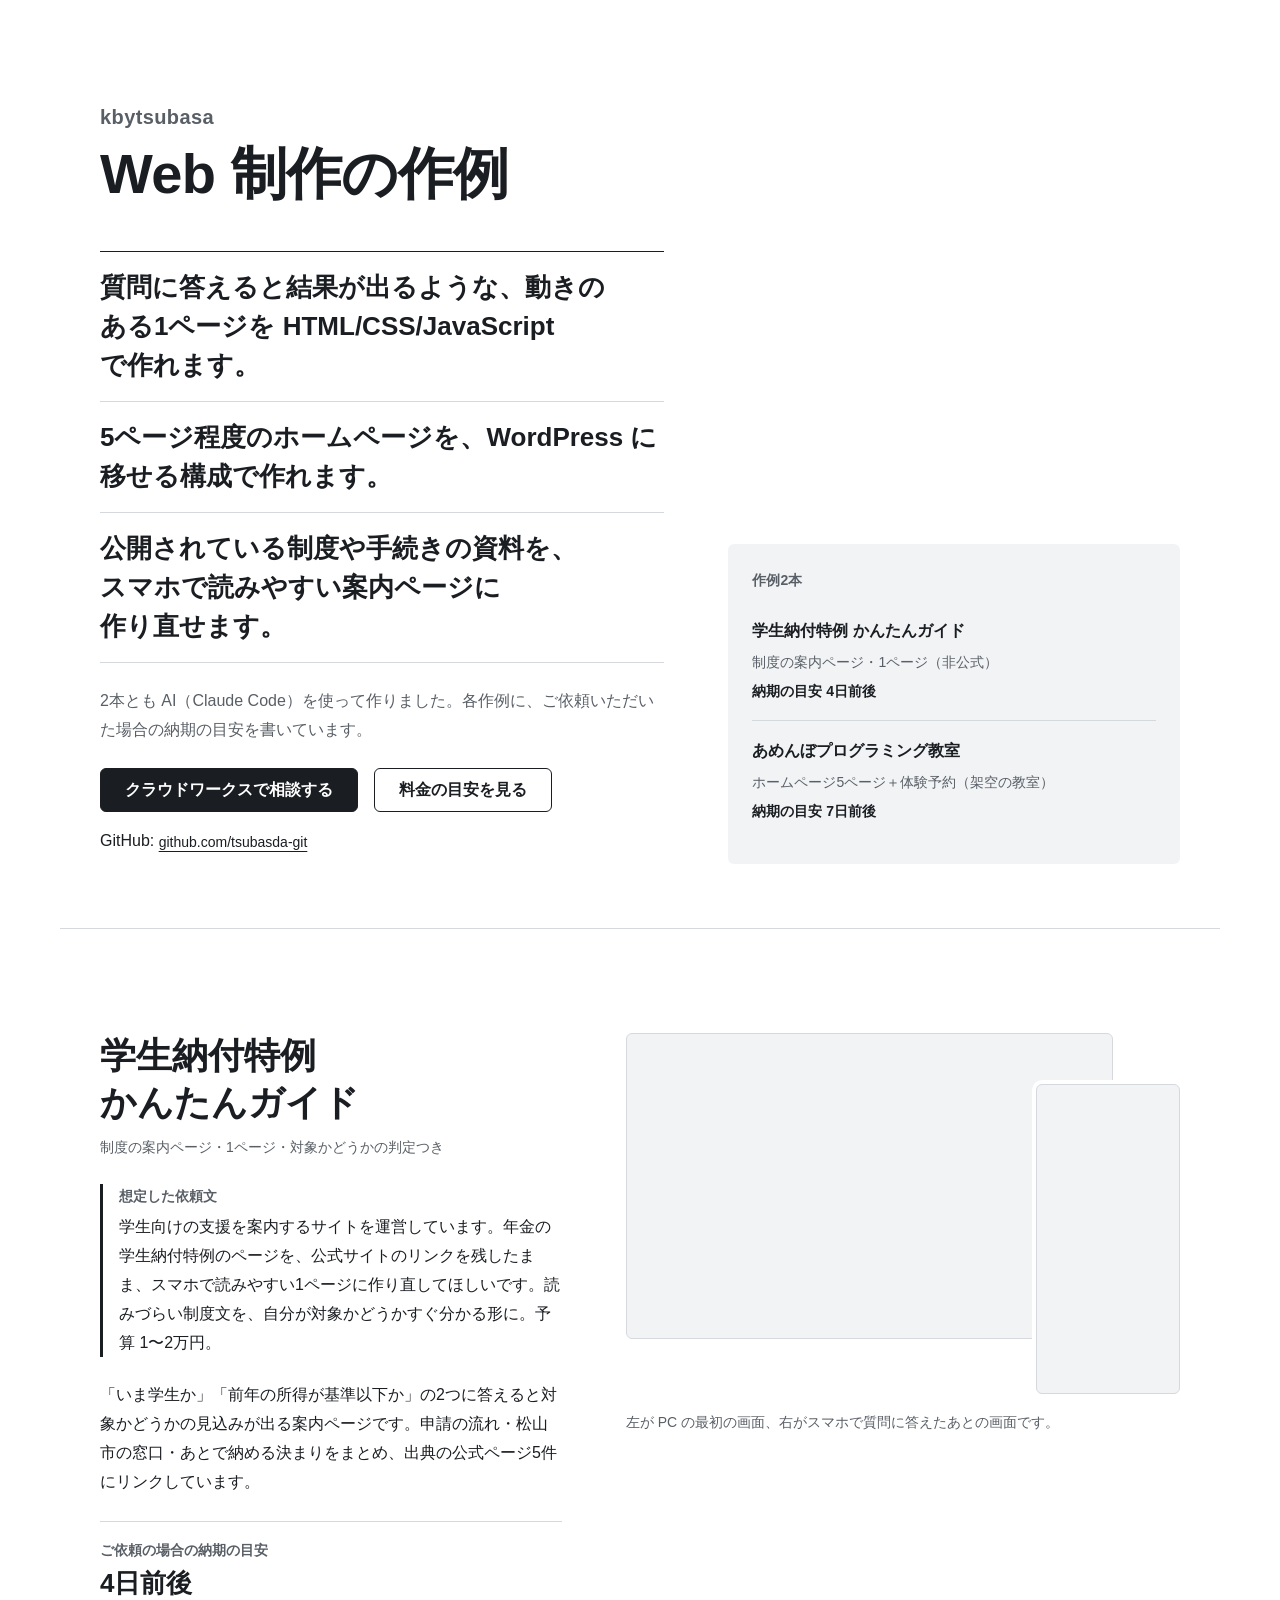
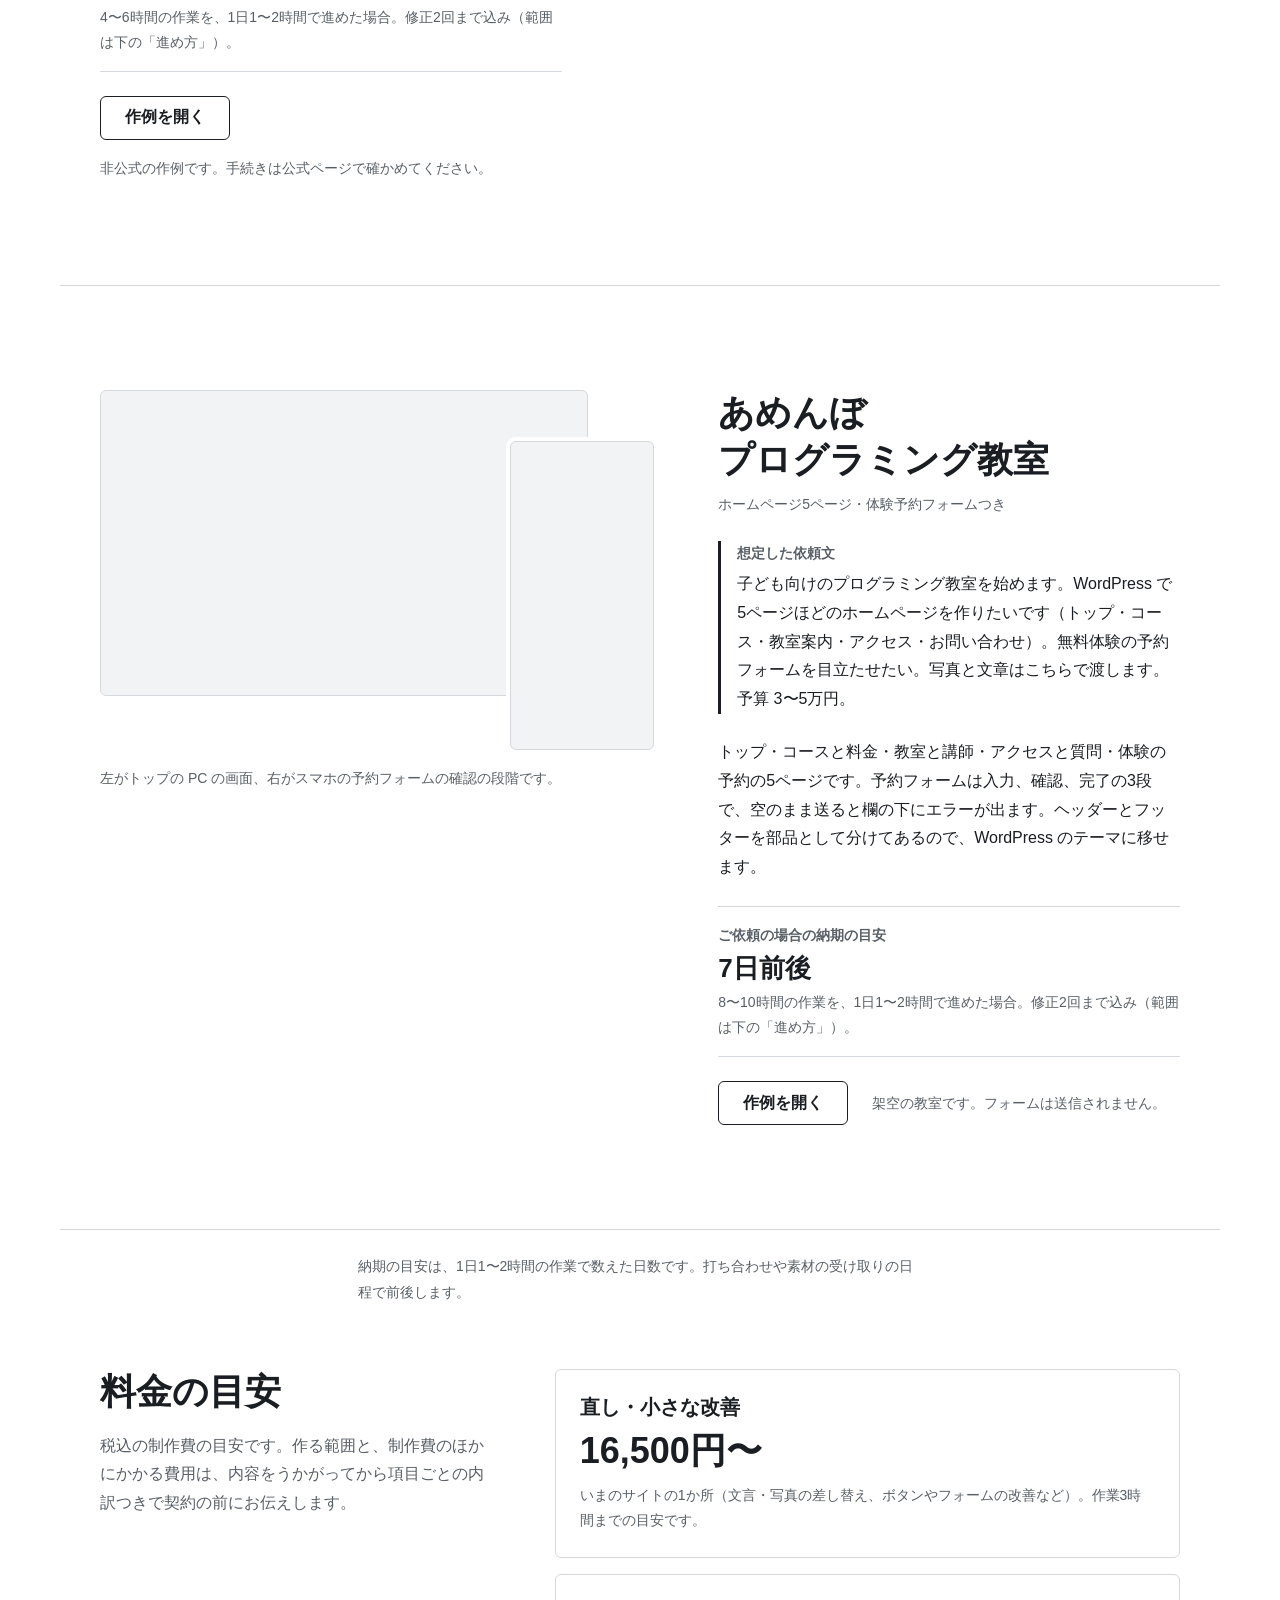
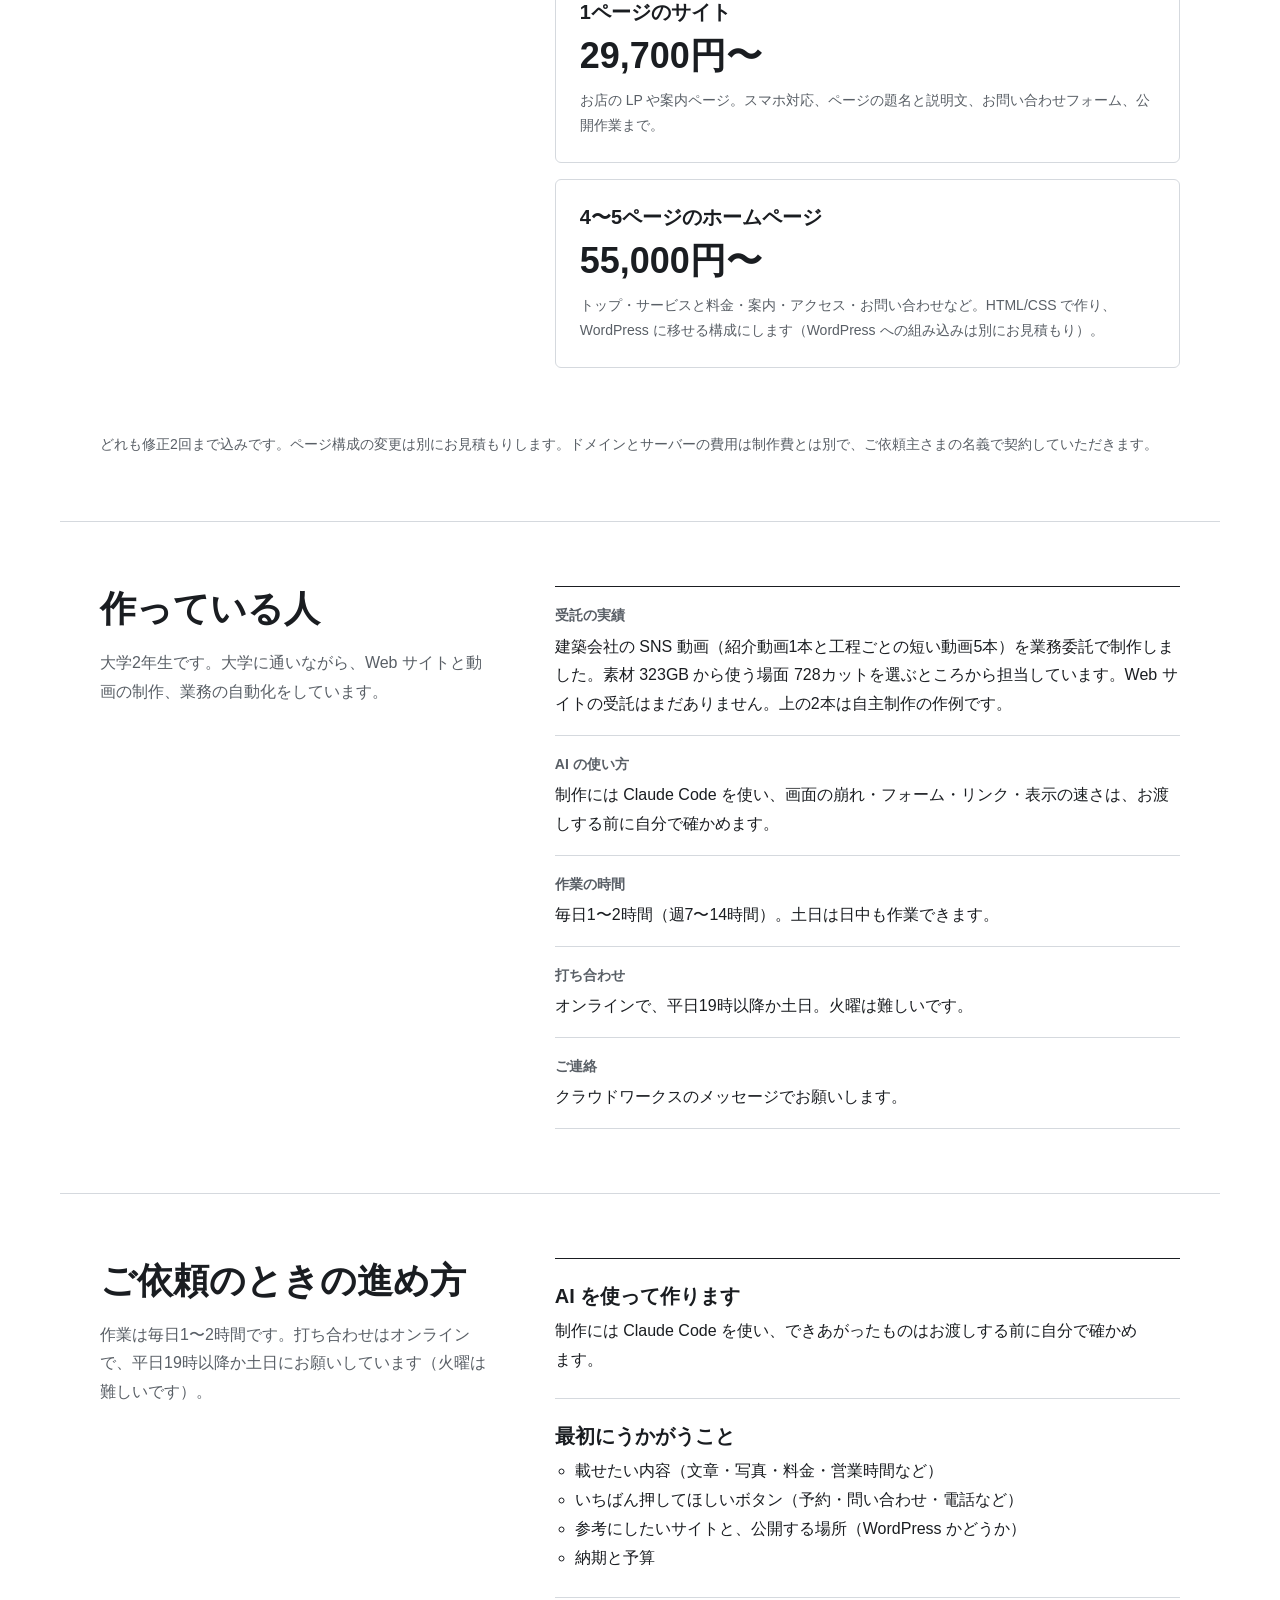
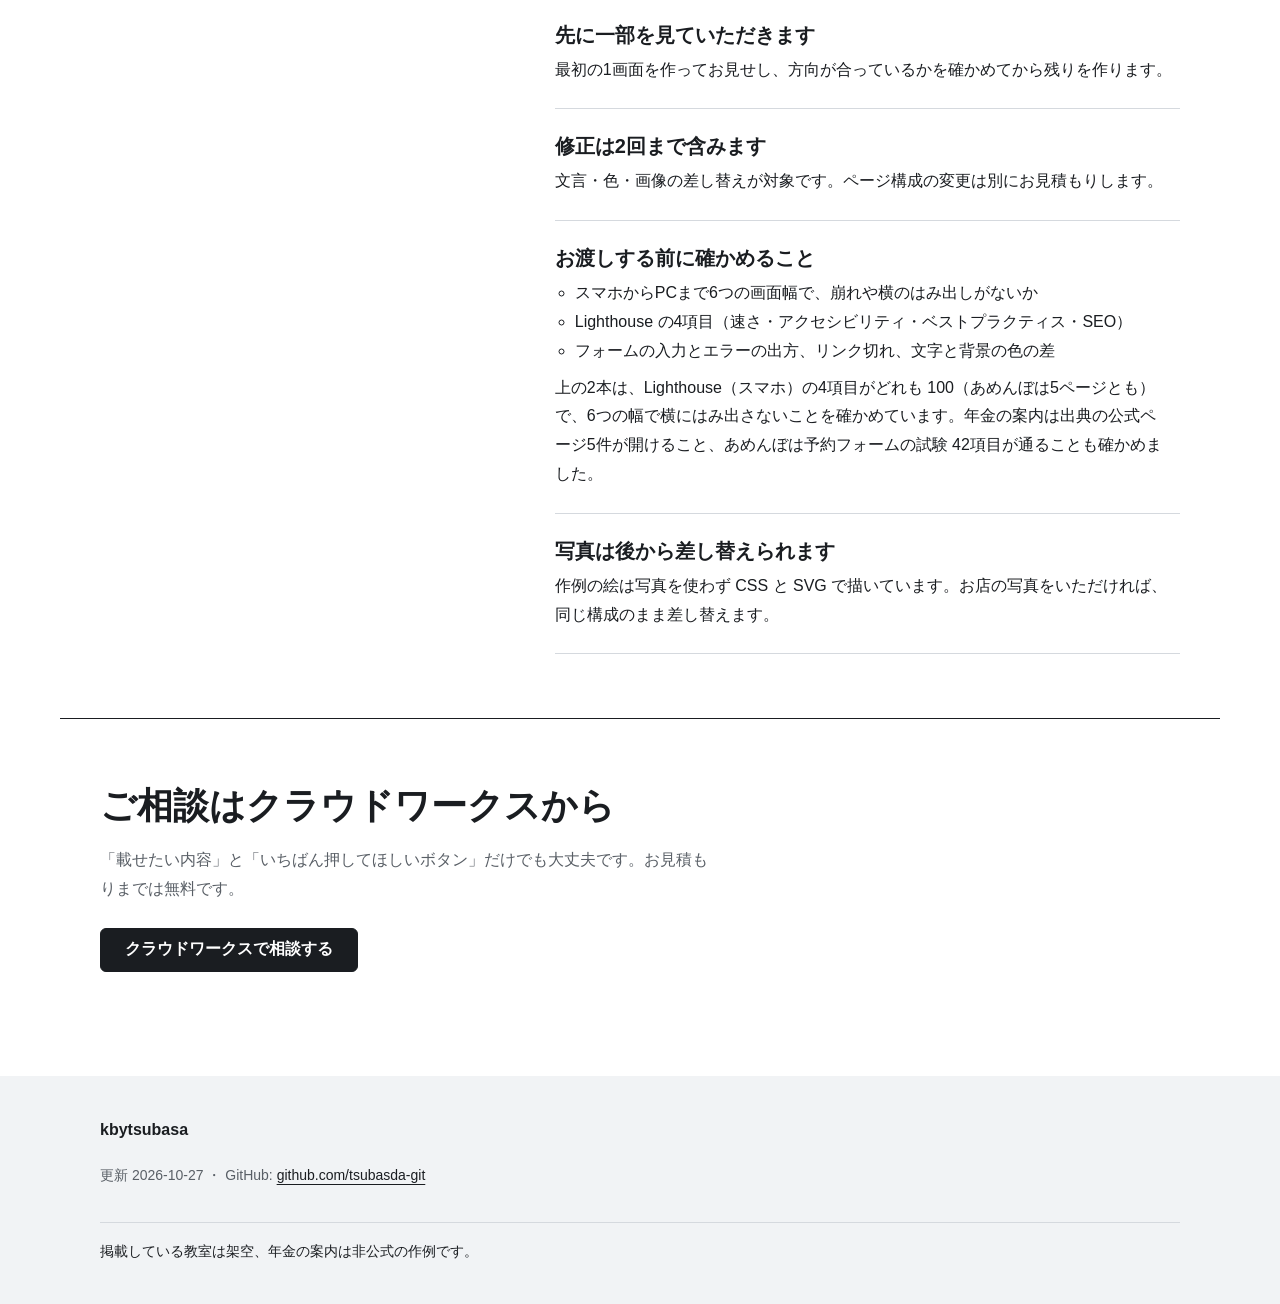
<file: index.html>
<!doctype html>
<html lang="ja"><head><meta charset="utf-8"><meta name="viewport" content="width=device-width,initial-scale=1">
<meta name="robots" content="noindex, nofollow"><title>Web 制作の作例（kbytsubasa）</title>
<meta http-equiv="refresh" content="0; url=web-portfolio/"></head>
<body><p><a href="web-portfolio/">Web 制作の作例へ</a></p></body></html>
</file>
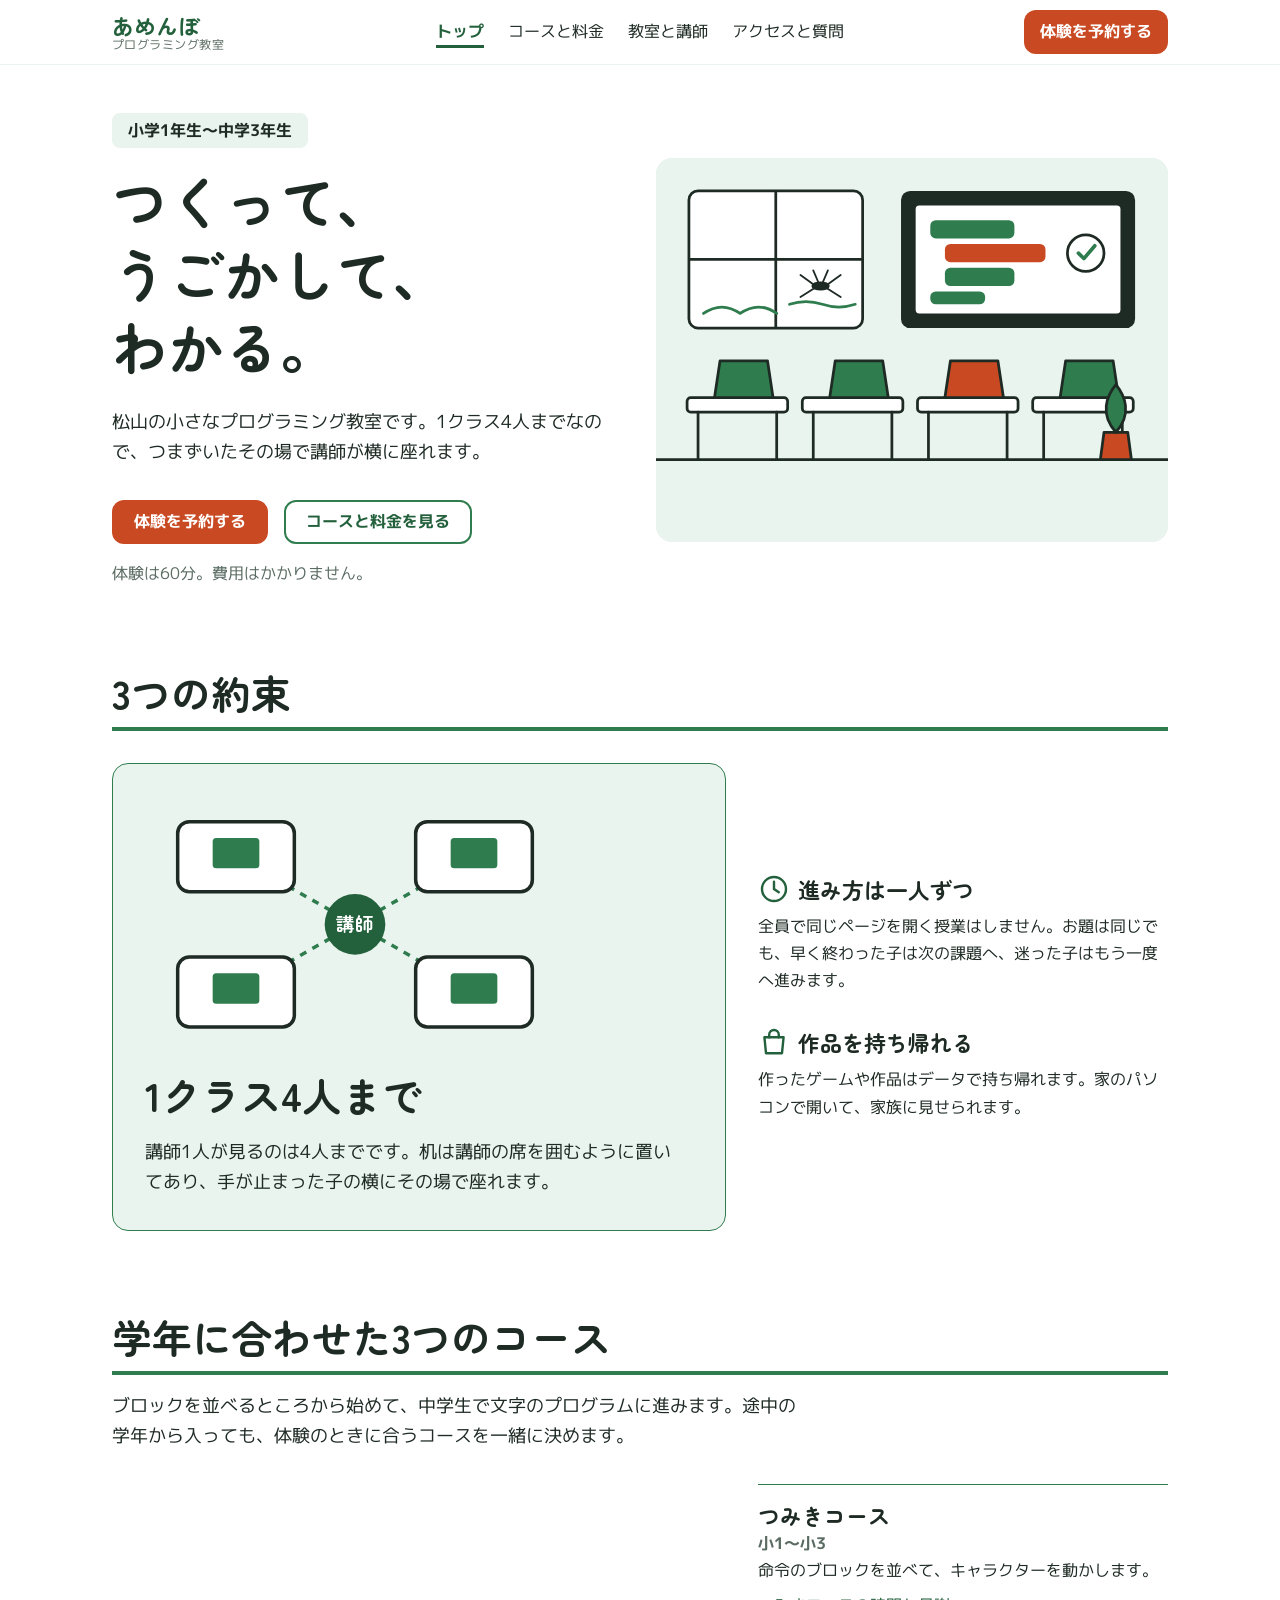
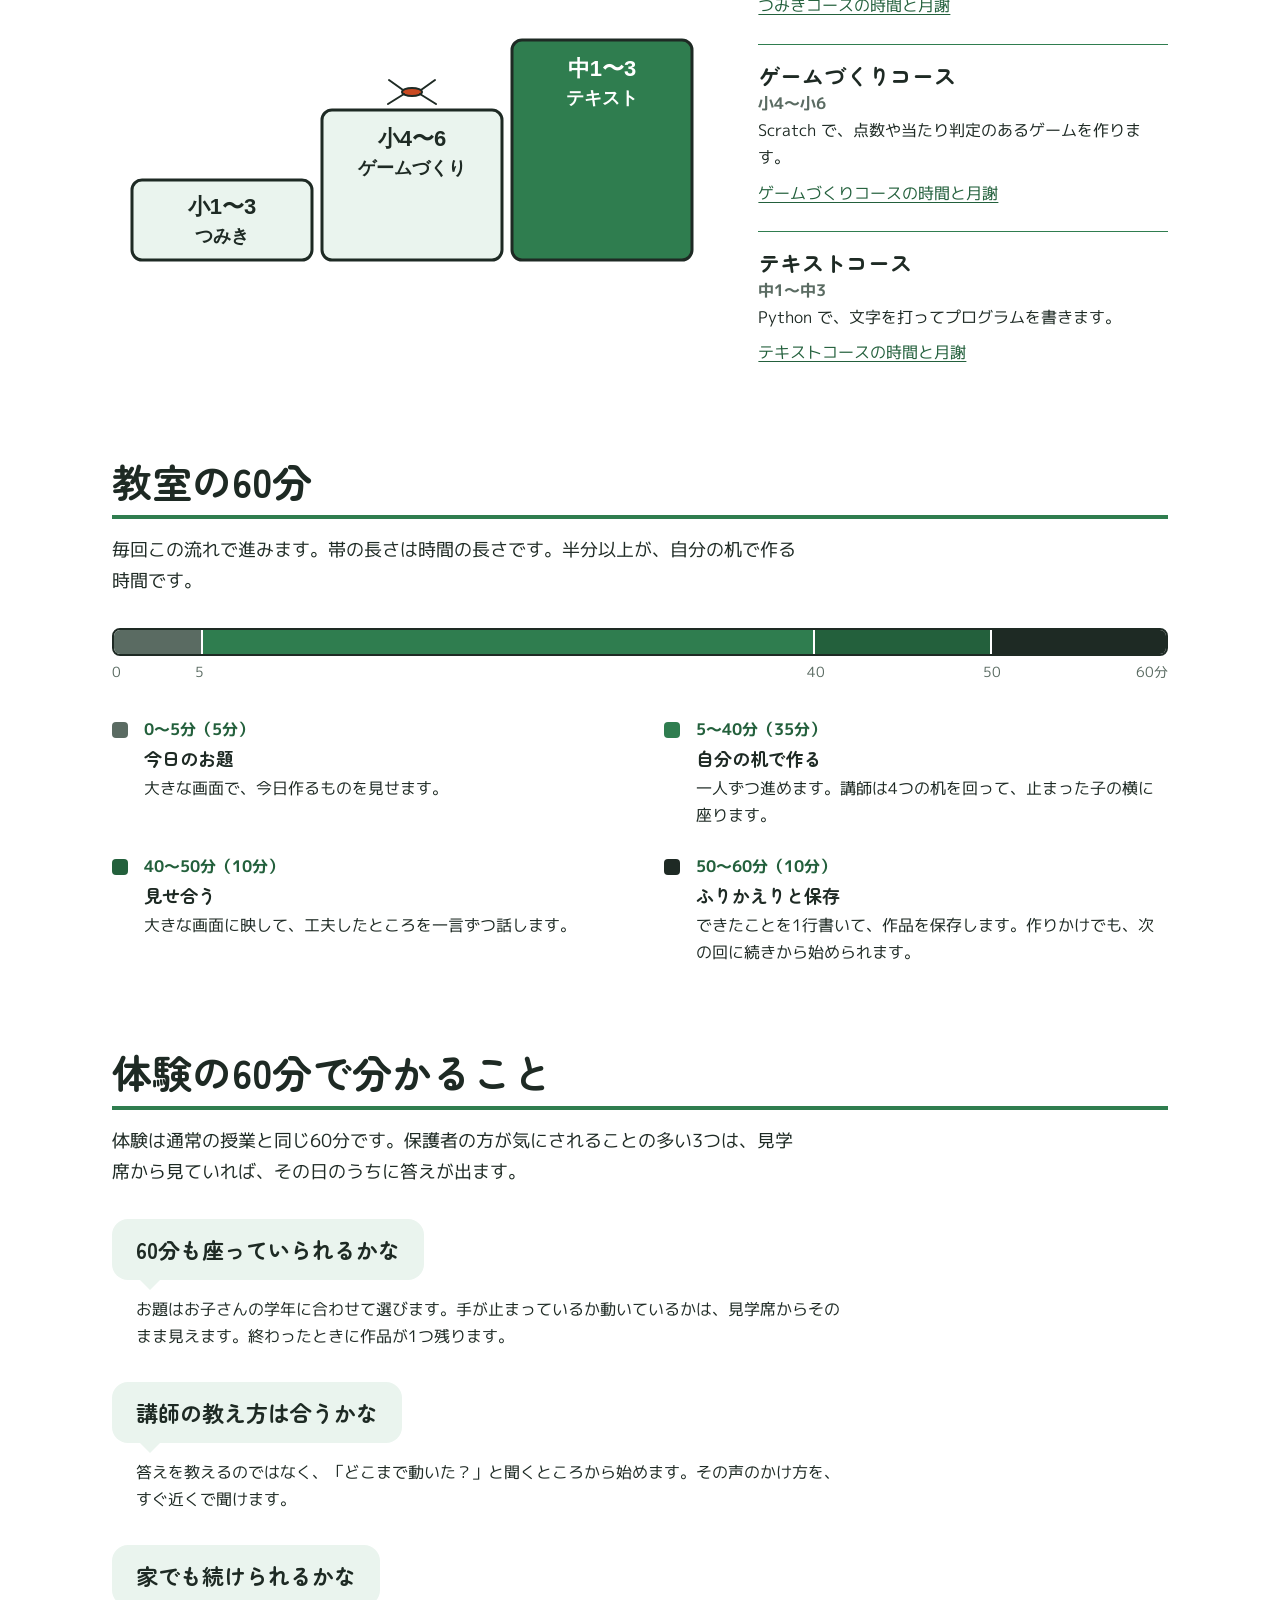
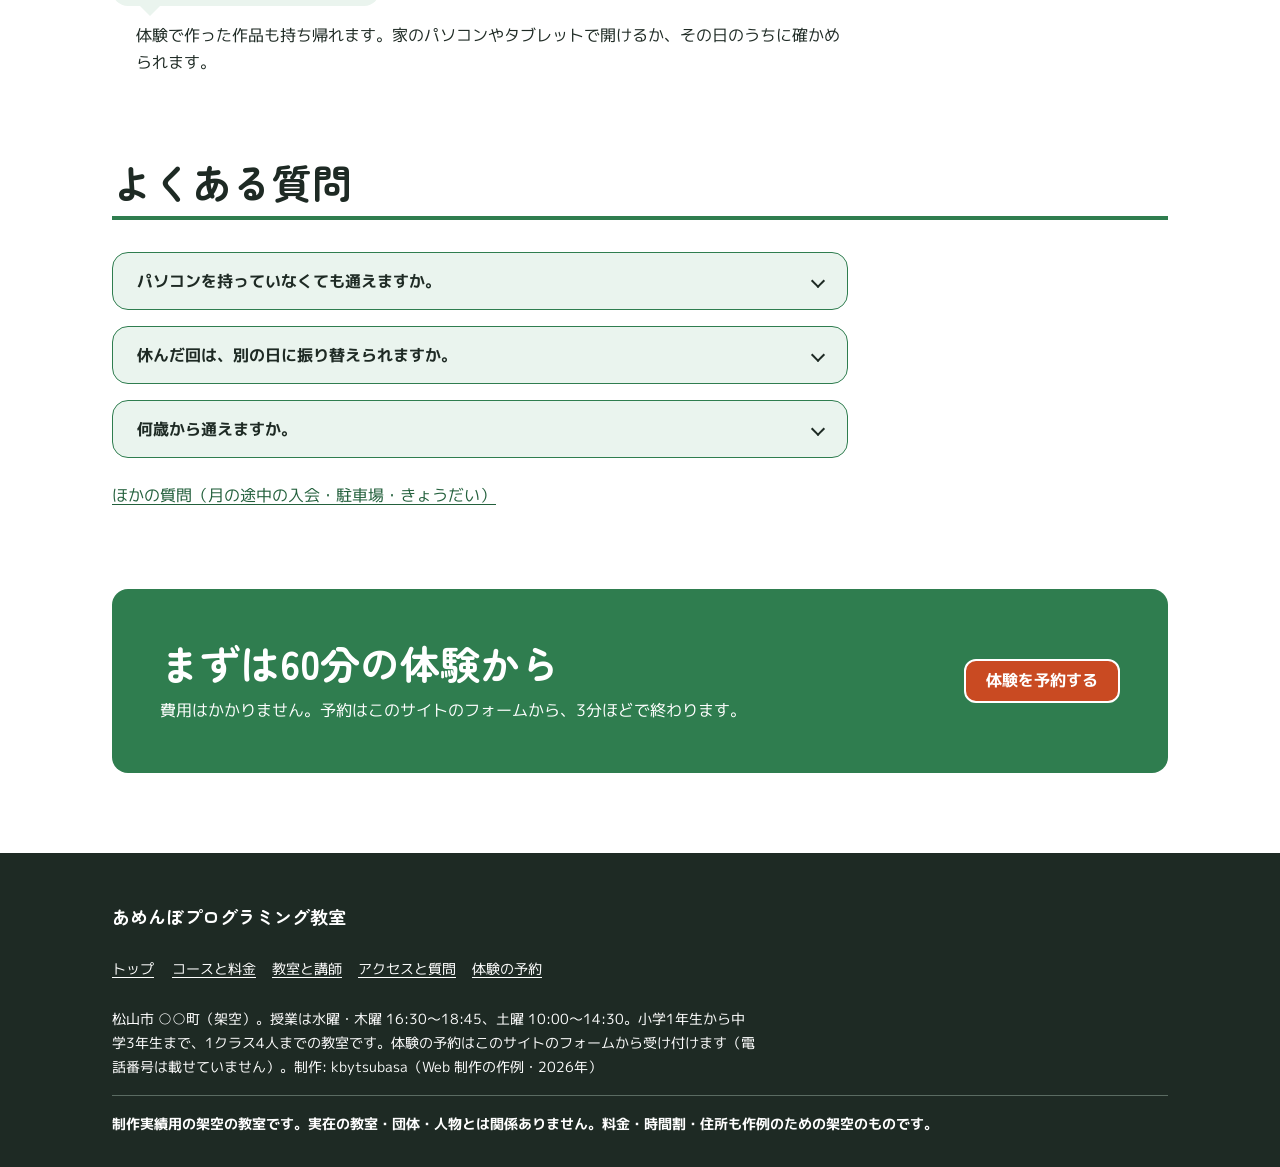
<file: web-amenbo/index.html>
<!doctype html>
<html lang="ja" class="no-js">
<head>
  <meta name="robots" content="noindex, nofollow">
<meta charset="utf-8">
<meta name="viewport" content="width=device-width, initial-scale=1">
<title>あめんぼプログラミング教室（松山・小1〜中3・作例）</title>
<meta name="description" content="松山の子ども向けプログラミング教室（架空・作例）。小1〜中3、1クラス4人まで。体験は60分で、費用はかかりません。">
<link rel="icon" href="assets/favicon.svg" type="image/svg+xml">
<script>document.documentElement.className = "js";</script>
<link rel="preconnect" href="https://fonts.googleapis.com">
<link rel="preconnect" href="https://fonts.gstatic.com" crossorigin>
<link rel="stylesheet" href="https://fonts.googleapis.com/css2?family=M+PLUS+1p:wght@400;700&amp;family=Zen+Maru+Gothic:wght@700&amp;display=swap" media="print" onload="this.media='all'">
<noscript><link rel="stylesheet" href="https://fonts.googleapis.com/css2?family=M+PLUS+1p:wght@400;700&amp;family=Zen+Maru+Gothic:wght@700&amp;display=swap"></noscript>
<link rel="stylesheet" href="css/tokens.css">
<link rel="stylesheet" href="css/site.css">
<script src="js/nav.js" defer></script>
</head>
<body>
<!-- partial:header -->
<a class="skip-link" href="#main">本文へ</a>
<header class="site-header">
  <div class="site-header__inner">
    <a class="site-header__brand" href="index.html" aria-current="page">
      <span class="site-header__brand-main">あめんぼ</span>
      <span class="site-header__brand-sub">プログラミング教室</span>
    </a>
    <a class="btn btn--primary site-header__cta" href="contact.html">体験<span class="site-header__cta-long">を</span>予約<span class="site-header__cta-long">する</span></a>
    <button class="site-header__toggle" type="button" aria-expanded="false" aria-controls="site-menu" hidden>
      <span class="site-header__toggle-bars" aria-hidden="true"></span>
      <span class="site-header__toggle-label">メニュー</span>
    </button>
    <nav class="site-nav" id="site-menu" aria-label="サイト内">
      <ul class="site-nav__list">
        <li><a href="index.html" aria-current="page">トップ</a></li>
        <li><a href="course.html">コースと料金</a></li>
        <li><a href="teacher.html">教室と講師</a></li>
        <li><a href="access.html">アクセスと質問</a></li>
      </ul>
    </nav>
  </div>
</header>
<!-- /partial:header -->

<main id="main">
  <section class="block block--hero" aria-labelledby="hero-title">
    <div class="wrap block--hero__grid">
      <div>
        <p class="block--hero__target">小学1年生〜中学3年生</p>
        <h1 id="hero-title"><span class="phrase">つくって、</span><span class="phrase">うごかして、</span><span class="phrase">わかる。</span></h1>
        <p class="block--hero__lead">松山の小さなプログラミング教室です。1クラス4人までなので、つまずいたその場で講師が横に座れます。</p>
        <div class="btn-row">
          <a class="btn btn--primary" href="contact.html">体験を予約する</a>
          <a class="btn btn--secondary" href="course.html">コースと料金を見る</a>
        </div>
        <p class="block--hero__sub">体験は60分。費用はかかりません。</p>
      </div>
      <img class="block--hero__art" src="assets/classroom.svg" width="560" height="420" alt="教室のイラスト。窓ぎわの大きな画面の前に、ノートパソコンを置いた机が4つ並んでいる。">
    </div>
  </section>

  <section class="block block--promise" aria-labelledby="promise-title">
    <div class="wrap">
      <div class="block__head">
        <h2 id="promise-title" class="heading-line">3つの約束</h2>
      </div>
      <div class="block--promise__grid">
        <div class="block--promise__main">
          <svg class="block--promise__seats" viewBox="0 0 360 220" width="360" height="220" role="img" aria-label="講師の席を真ん中に、生徒の机が4つ囲んでいる図。講師はどの机にもすぐ横に座れる。">
            <g class="seats__reach"><line x1="180" y1="110" x2="78" y2="52"/><line x1="180" y1="110" x2="282" y2="52"/><line x1="180" y1="110" x2="78" y2="168"/><line x1="180" y1="110" x2="282" y2="168"/></g>
            <g class="seats__desk"><rect x="28" y="22" width="100" height="60" rx="10"/><rect x="232" y="22" width="100" height="60" rx="10"/><rect x="28" y="138" width="100" height="60" rx="10"/><rect x="232" y="138" width="100" height="60" rx="10"/></g>
            <g class="seats__pc"><rect x="58" y="36" width="40" height="26" rx="3"/><rect x="262" y="36" width="40" height="26" rx="3"/><rect x="58" y="152" width="40" height="26" rx="3"/><rect x="262" y="152" width="40" height="26" rx="3"/></g>
            <circle class="seats__teacher" cx="180" cy="110" r="26"/>
            <text class="seats__label" x="180" y="116" text-anchor="middle">講師</text>
          </svg>
          <h3>1クラス4人まで</h3>
          <p>講師1人が見るのは4人までです。机は講師の席を囲むように置いてあり、手が止まった子の横にその場で座れます。</p>
        </div>
        <ul class="block--promise__side">
          <li>
            <h3><svg class="block--promise__icon" viewBox="0 0 40 40" aria-hidden="true" fill="none" stroke="currentColor" stroke-width="3" stroke-linecap="round"><circle cx="20" cy="20" r="15"/><path d="M20 11v9l6 4"/></svg>進み方は一人ずつ</h3>
            <p>全員で同じページを開く授業はしません。お題は同じでも、早く終わった子は次の課題へ、迷った子はもう一度へ進みます。</p>
          </li>
          <li>
            <h3><svg class="block--promise__icon" viewBox="0 0 40 40" aria-hidden="true" fill="none" stroke="currentColor" stroke-width="3" stroke-linecap="round" stroke-linejoin="round"><path d="M8 14h24l-2 20H10z"/><path d="M14 14v-3a6 6 0 0 1 12 0v3"/></svg>作品を持ち帰れる</h3>
            <p>作ったゲームや作品はデータで持ち帰れます。家のパソコンで開いて、家族に見せられます。</p>
          </li>
        </ul>
      </div>
    </div>
  </section>

  <section class="block block--courses" aria-labelledby="courses-title">
    <div class="wrap">
      <div class="block__head">
        <h2 id="courses-title" class="heading-line"><span class="phrase">学年に合わせた</span><span class="phrase">3つのコース</span></h2>
        <p class="lead">ブロックを並べるところから始めて、中学生で文字のプログラムに進みます。途中の学年から入っても、体験のときに合うコースを一緒に決めます。</p>
      </div>
      <div class="block--courses__grid">
        <img src="assets/stairs.svg" width="600" height="300" alt="学年の階段の図。小1〜3はつみきコース、小4〜6はゲームづくりコース、中1〜3はテキストコースと、学年が上がるほど段が高くなる。">
        <ul class="block--courses__list">
          <li>
            <h3>つみきコース</h3>
            <p class="block--courses__grade">小1〜小3</p>
            <p>命令のブロックを並べて、キャラクターを動かします。</p>
            <a href="course.html#course-tsumiki">つみきコースの時間と月謝</a>
          </li>
          <li>
            <h3>ゲームづくりコース</h3>
            <p class="block--courses__grade">小4〜小6</p>
            <p>Scratch で、点数や当たり判定のあるゲームを作ります。</p>
            <a href="course.html#course-game">ゲームづくりコースの時間と月謝</a>
          </li>
          <li>
            <h3>テキストコース</h3>
            <p class="block--courses__grade">中1〜中3</p>
            <p>Python で、文字を打ってプログラムを書きます。</p>
            <a href="course.html#course-text">テキストコースの時間と月謝</a>
          </li>
        </ul>
      </div>
    </div>
  </section>

  <section class="block block--flow" aria-labelledby="flow-title">
    <div class="wrap">
      <div class="block__head">
        <h2 id="flow-title" class="heading-line">教室の60分</h2>
        <p class="lead">毎回この流れで進みます。帯の長さは時間の長さです。半分以上が、自分の机で作る時間です。</p>
      </div>
      <div class="block--flow__scale" aria-hidden="true">
        <div class="block--flow__bar">
          <span class="block--flow__seg block--flow__seg--intro"></span>
          <span class="block--flow__seg block--flow__seg--make"></span>
          <span class="block--flow__seg block--flow__seg--show"></span>
          <span class="block--flow__seg block--flow__seg--save"></span>
        </div>
        <div class="block--flow__ticks">
          <span class="block--flow__tick block--flow__tick--0">0</span>
          <span class="block--flow__tick block--flow__tick--5">5</span>
          <span class="block--flow__tick block--flow__tick--40">40</span>
          <span class="block--flow__tick block--flow__tick--50">50</span>
          <span class="block--flow__tick block--flow__tick--60">60分</span>
        </div>
      </div>
      <ol class="block--flow__list">
        <li class="block--flow__item block--flow__item--intro">
          <p class="block--flow__time">0〜5分（5分）</p>
          <h3>今日のお題</h3>
          <p>大きな画面で、今日作るものを見せます。</p>
        </li>
        <li class="block--flow__item block--flow__item--make">
          <p class="block--flow__time">5〜40分（35分）</p>
          <h3>自分の机で作る</h3>
          <p>一人ずつ進めます。講師は4つの机を回って、止まった子の横に座ります。</p>
        </li>
        <li class="block--flow__item block--flow__item--show">
          <p class="block--flow__time">40〜50分（10分）</p>
          <h3>見せ合う</h3>
          <p>大きな画面に映して、工夫したところを一言ずつ話します。</p>
        </li>
        <li class="block--flow__item block--flow__item--save">
          <p class="block--flow__time">50〜60分（10分）</p>
          <h3>ふりかえりと保存</h3>
          <p>できたことを1行書いて、作品を保存します。作りかけでも、次の回に続きから始められます。</p>
        </li>
      </ol>
    </div>
  </section>

  <section class="block block--trial" aria-labelledby="trial-title">
    <div class="wrap">
      <div class="block__head">
        <h2 id="trial-title" class="heading-line">体験の60分で分かること</h2>
        <p class="lead">体験は通常の授業と同じ60分です。保護者の方が気にされることの多い3つは、見学席から見ていれば、その日のうちに答えが出ます。</p>
      </div>
      <ul class="block--trial__list">
        <li>
          <h3 class="block--trial__ask">60分も座っていられるかな</h3>
          <p class="block--trial__answer">お題はお子さんの学年に合わせて選びます。手が止まっているか動いているかは、見学席からそのまま見えます。終わったときに作品が1つ残ります。</p>
        </li>
        <li>
          <h3 class="block--trial__ask">講師の教え方は合うかな</h3>
          <p class="block--trial__answer">答えを教えるのではなく、「どこまで動いた？」と聞くところから始めます。その声のかけ方を、すぐ近くで聞けます。</p>
        </li>
        <li>
          <h3 class="block--trial__ask">家でも続けられるかな</h3>
          <p class="block--trial__answer">体験で作った作品も持ち帰れます。家のパソコンやタブレットで開けるか、その日のうちに確かめられます。</p>
        </li>
      </ul>
    </div>
  </section>

  <section class="block block--faq" aria-labelledby="faq-title">
    <div class="wrap">
      <div class="block__head">
        <h2 id="faq-title" class="heading-line">よくある質問</h2>
      </div>
      <div class="block--faq__list">
        <details>
          <summary>パソコンを持っていなくても通えますか。</summary>
          <div><p>通えます。教室のノートパソコンを使うので、持ってくるものはありません。家で続けたい場合は、体験のときに必要な機械の目安をお伝えします。</p></div>
        </details>
        <details>
          <summary>休んだ回は、別の日に振り替えられますか。</summary>
          <div><p>同じ月のうちなら、空きのある回に振り替えられます。前日までに連絡をください。</p></div>
        </details>
        <details>
          <summary>何歳から通えますか。</summary>
          <div><p>小学1年生からです。ひらがなが読めれば、つみきコースから始められます。</p></div>
        </details>
      </div>
      <p class="block--faq__more"><a href="access.html#faq">ほかの質問（月の途中の入会・駐車場・きょうだい）</a></p>
    </div>
  </section>

  <section class="block block--cta" aria-labelledby="cta-title">
    <div class="wrap">
      <div class="block--cta__band">
        <div>
          <h2 id="cta-title">まずは60分の体験から</h2>
          <p>費用はかかりません。予約はこのサイトのフォームから、3分ほどで終わります。</p>
        </div>
        <a class="btn btn--primary" href="contact.html">体験を予約する</a>
      </div>
    </div>
  </section>
</main>

<!-- partial:footer -->
<footer class="site-footer">
  <div class="site-footer__inner">
    <p class="site-footer__brand">あめんぼプログラミング教室</p>
    <nav aria-label="サイトマップ">
      <ul class="site-footer__map">
        <li><a href="index.html">トップ</a></li>
        <li><a href="course.html">コースと料金</a></li>
        <li><a href="teacher.html">教室と講師</a></li>
        <li><a href="access.html">アクセスと質問</a></li>
        <li><a href="contact.html">体験の予約</a></li>
      </ul>
    </nav>
    <p class="site-footer__text">松山市 ○○町（架空）。授業は水曜・木曜 16:30〜18:45、土曜 10:00〜14:30。小学1年生から中学3年生まで、1クラス4人までの教室です。体験の予約はこのサイトのフォームから受け付けます（電話番号は載せていません）。制作: kbytsubasa（Web 制作の作例・2026年）</p>
    <p class="site-footer__note">制作実績用の架空の教室です。実在の教室・団体・人物とは関係ありません。料金・時間割・住所も作例のための架空のものです。</p>
  </div>
</footer>
<!-- /partial:footer -->
</body>
</html>
</file>
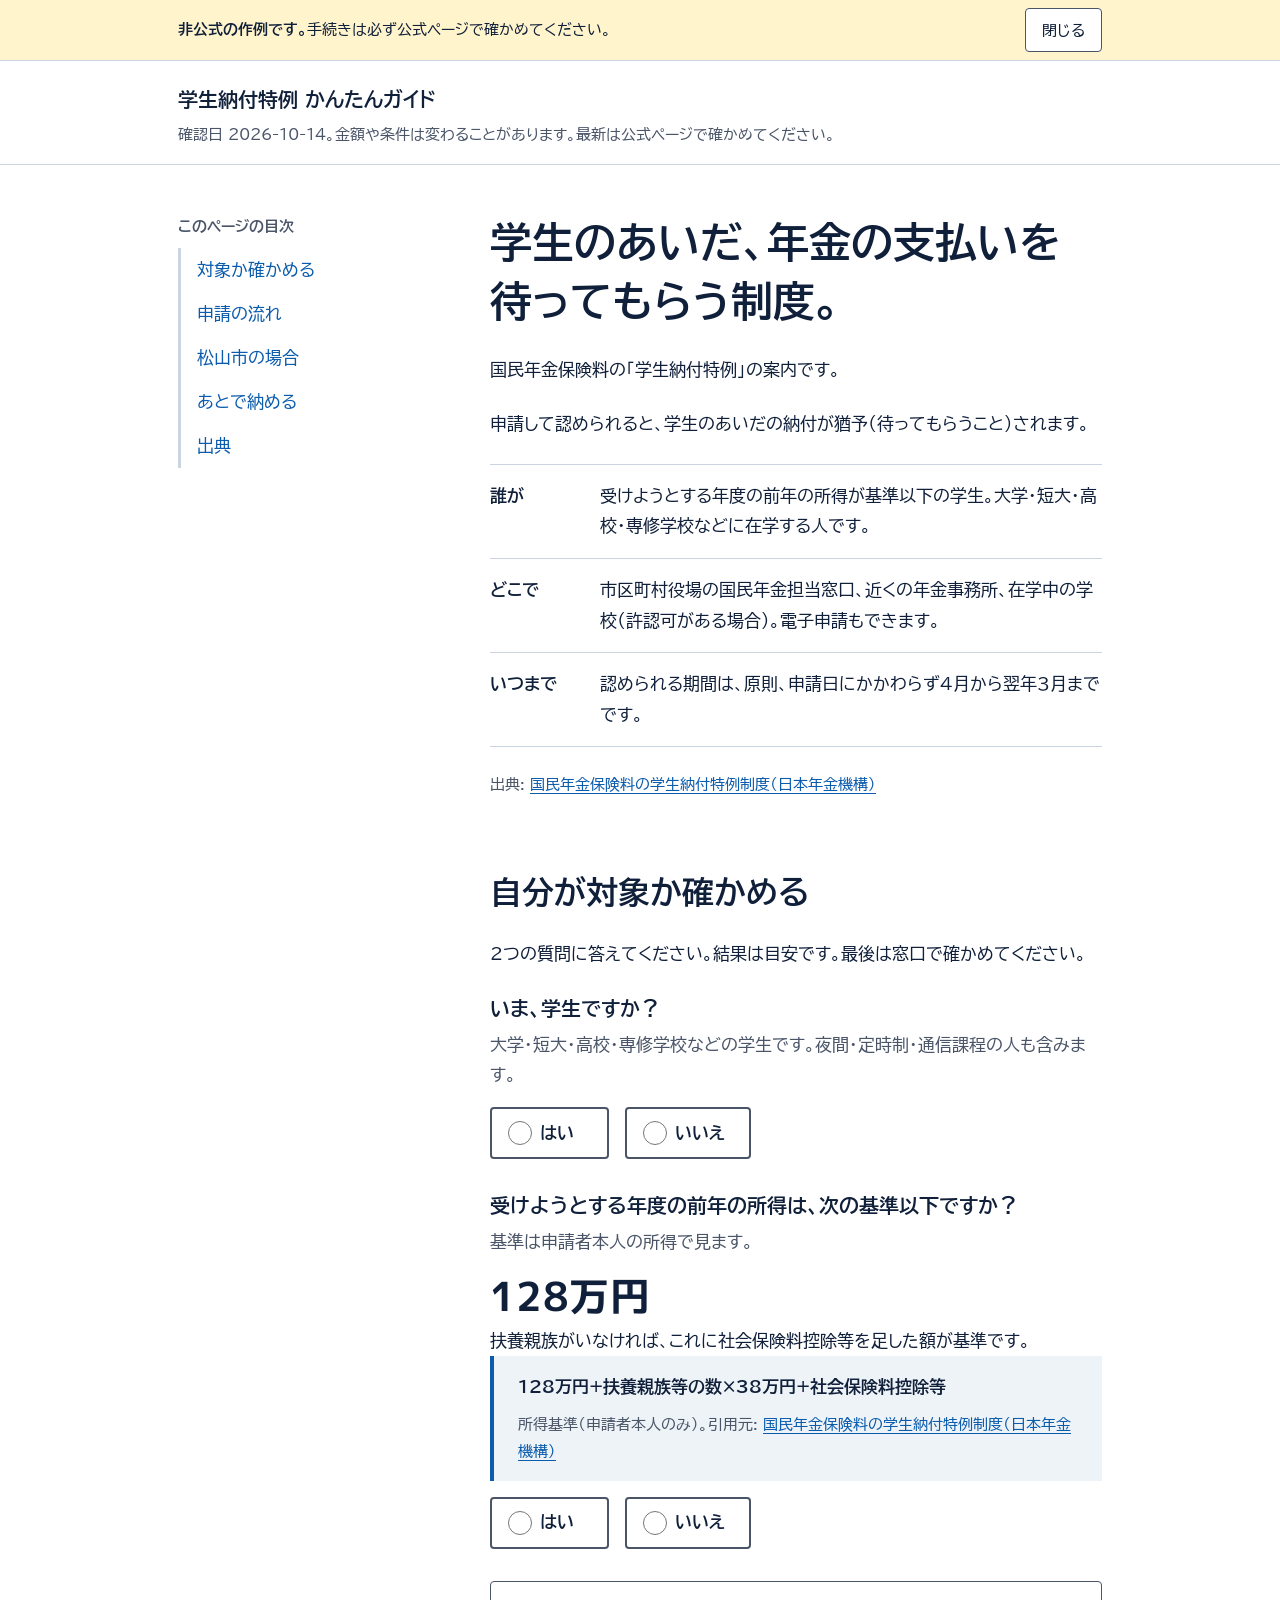
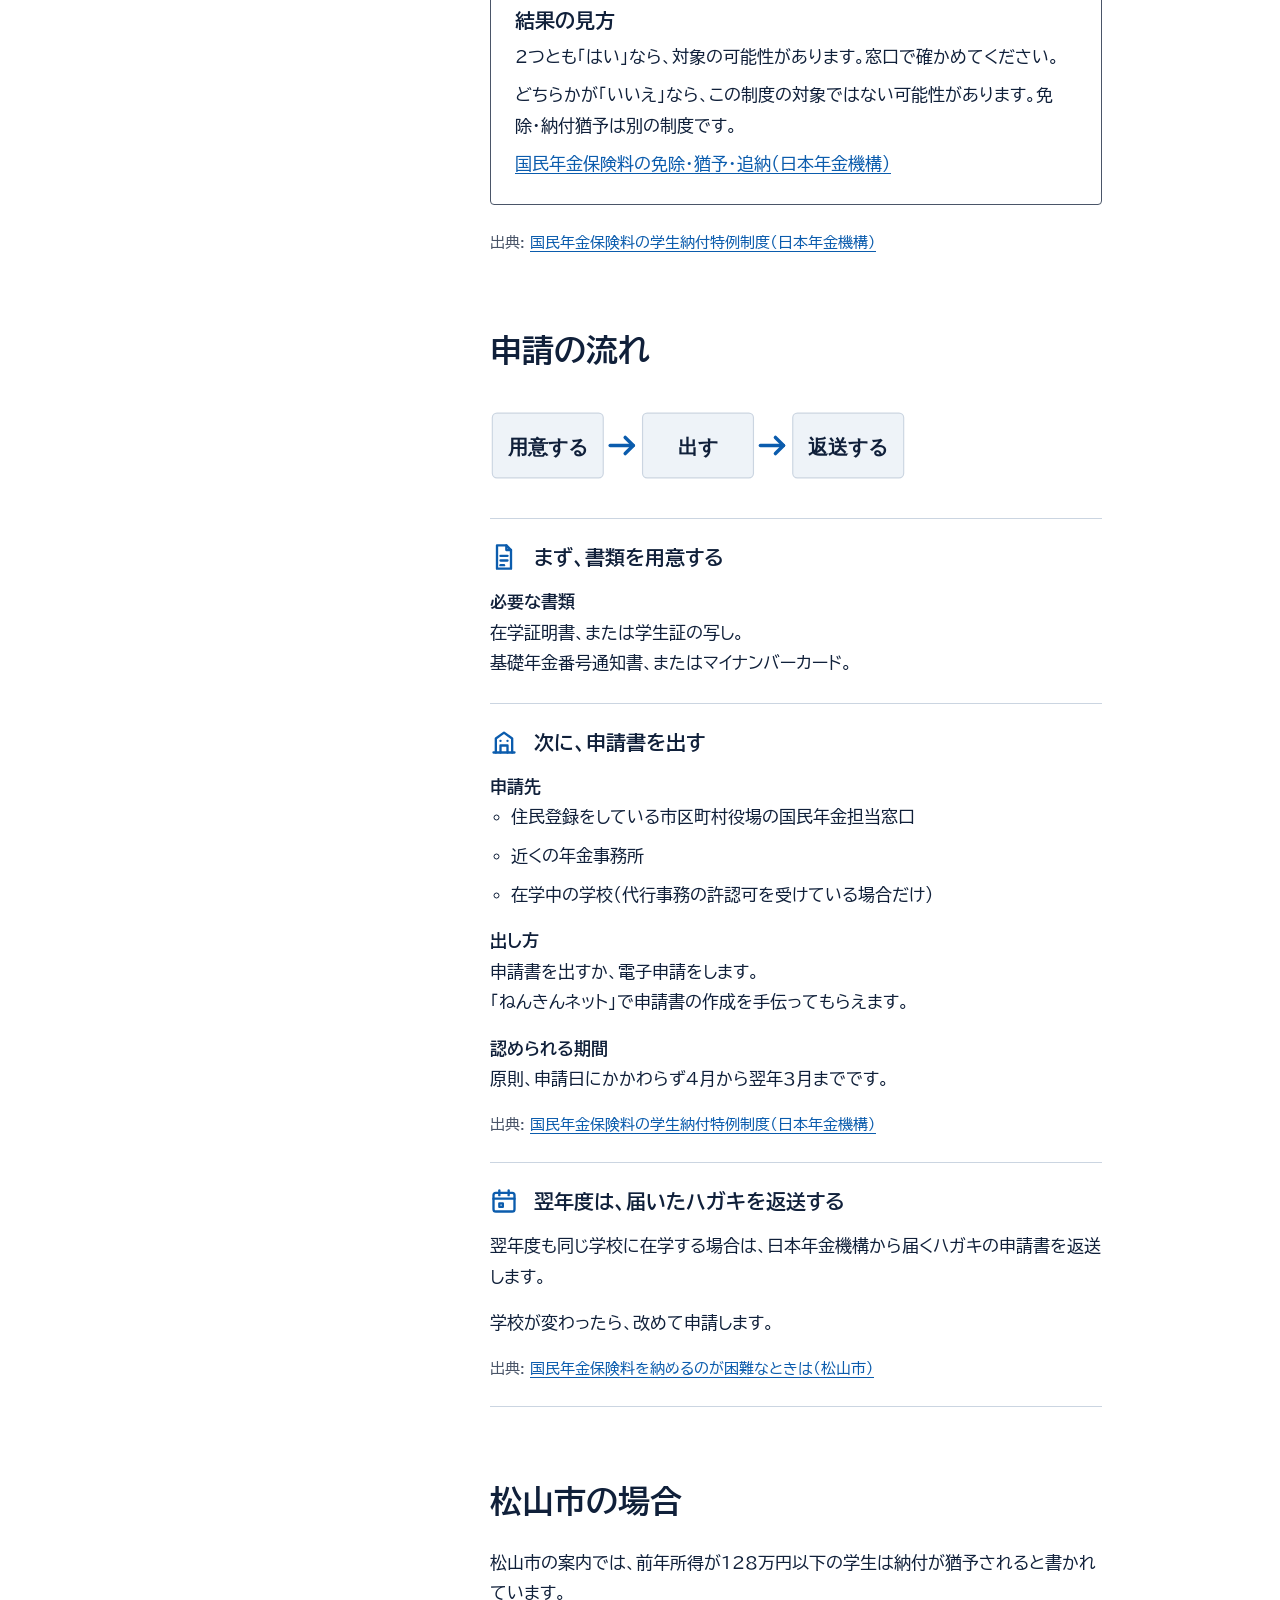
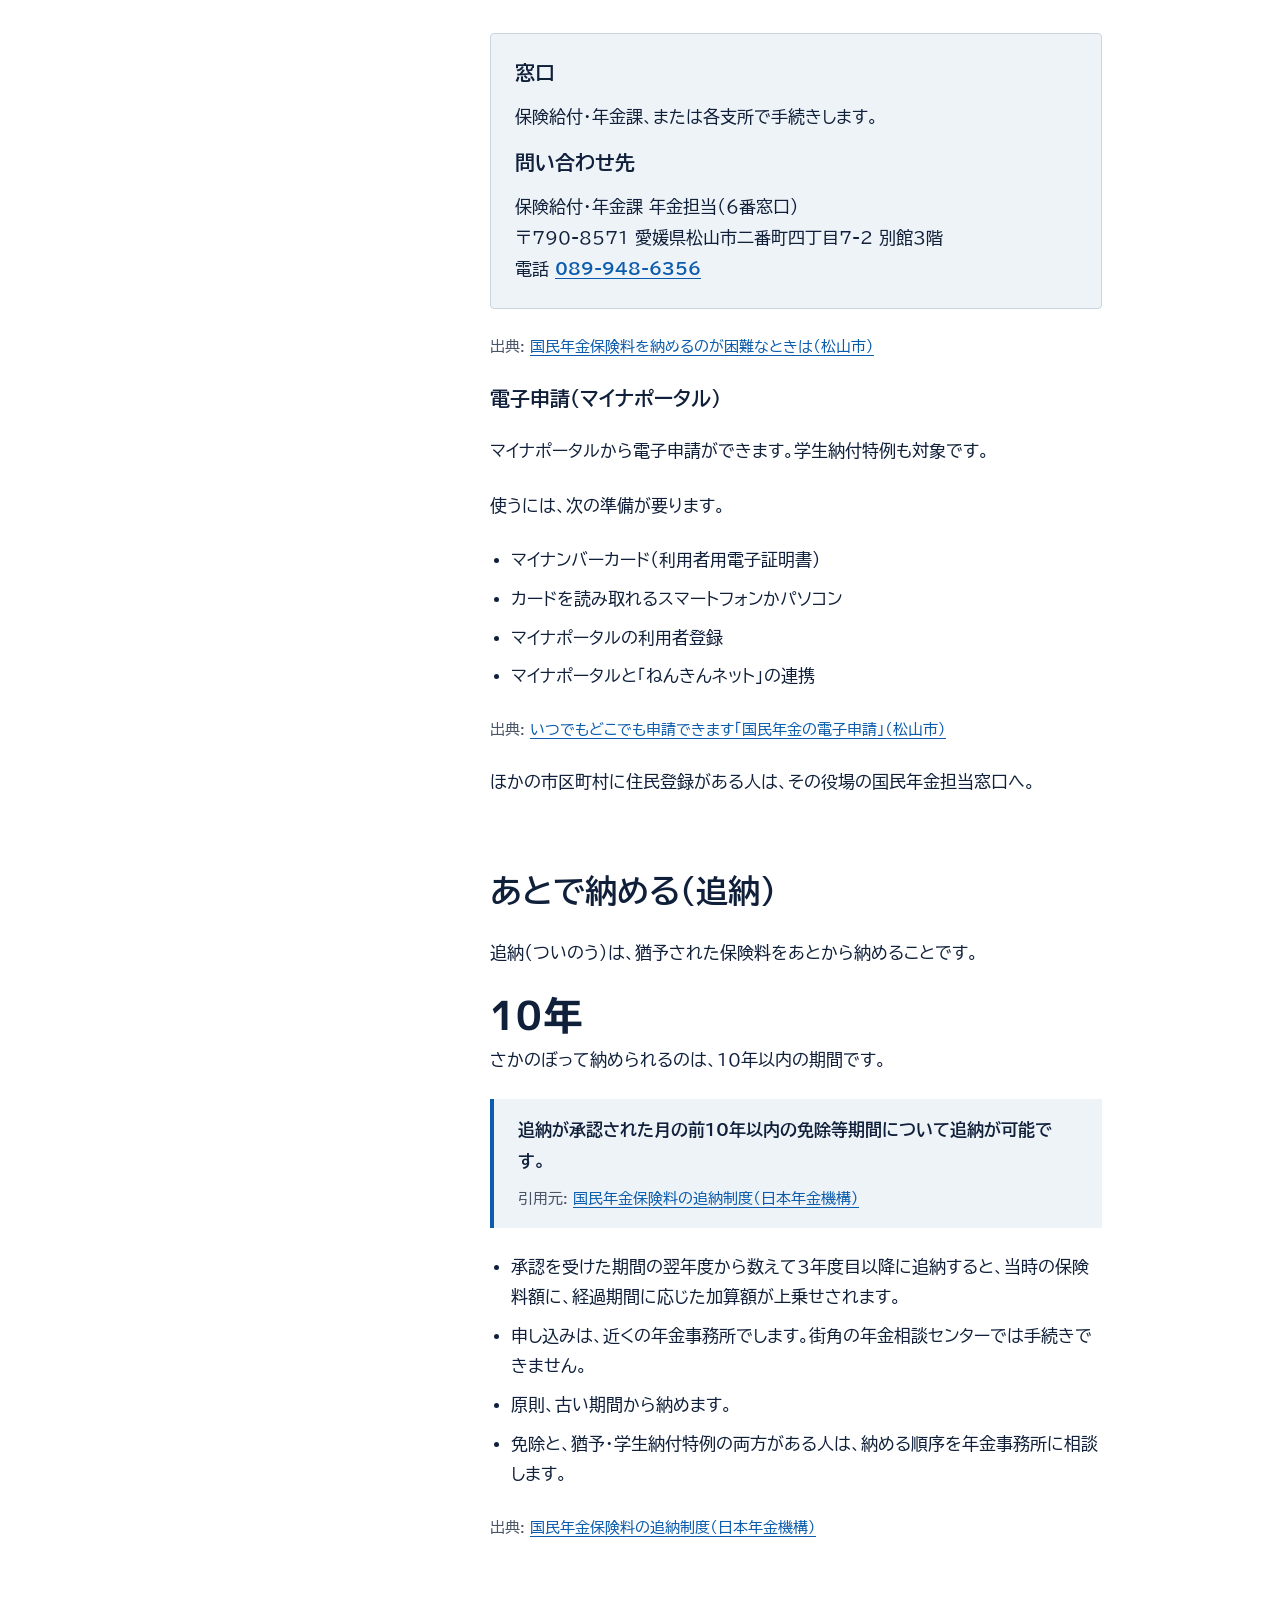
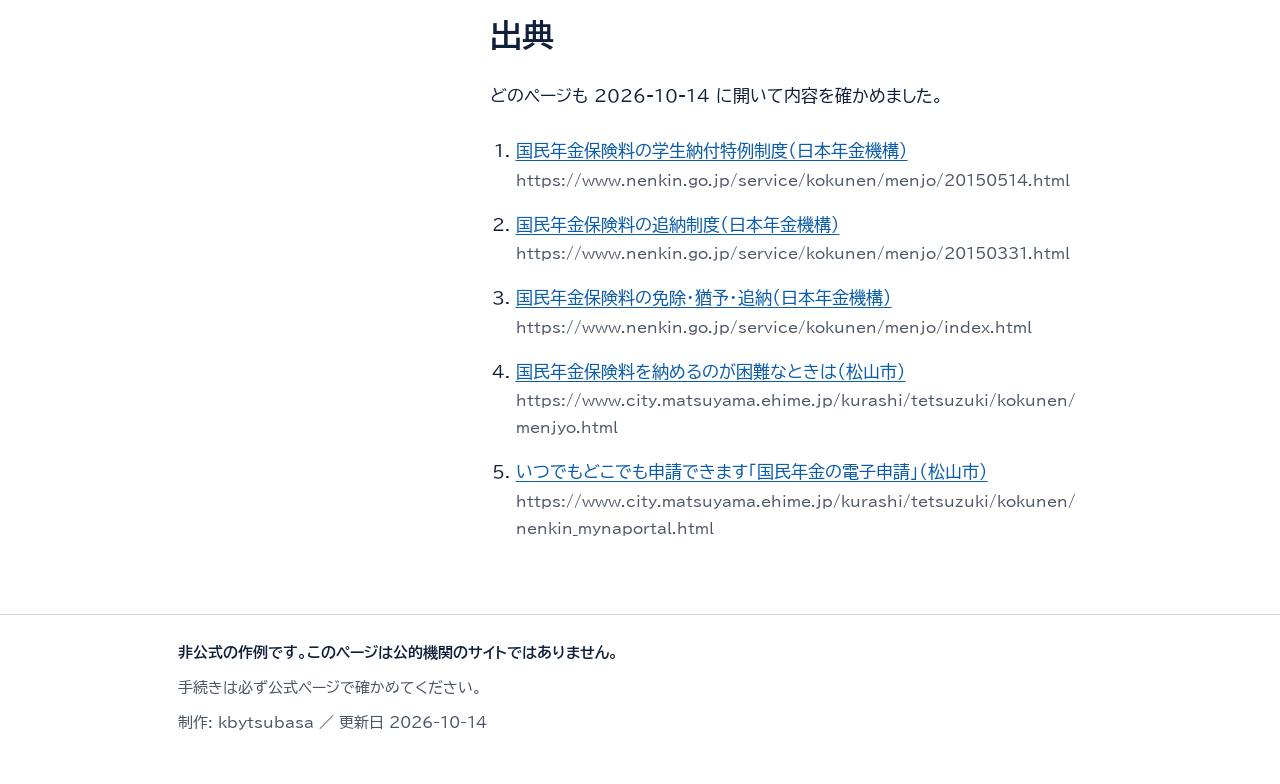
<file: web-nenkin-gakusei/index.html>
<!doctype html>
<html lang="ja" class="no-js">
<head>
  <meta name="robots" content="noindex, nofollow">
<meta charset="utf-8">
<meta name="viewport" content="width=device-width, initial-scale=1">
<title>学生納付特例 かんたんガイド（非公式の作例）</title>
<meta name="description" content="国民年金の学生納付特例を、対象か・申請の流れ・松山市の窓口・追納の決まりの順に1ページで読める案内です。非公式の作例で、出典の公式ページをすべてリンクしています。">
<meta name="theme-color" content="#FFFFFF">
<link rel="icon" href="data:image/svg+xml,%3Csvg xmlns='http://www.w3.org/2000/svg' viewBox='0 0 32 32'%3E%3Crect width='32' height='32' rx='4' fill='%230B5CAD'/%3E%3Cpath d='M9 8h10l4 4v12H9z' fill='none' stroke='%23fff' stroke-width='2.5' stroke-linejoin='round'/%3E%3C/svg%3E">
<script>document.documentElement.classList.remove('no-js');</script>
<link rel="preconnect" href="https://fonts.googleapis.com">
<link rel="preconnect" href="https://fonts.gstatic.com" crossorigin>
<!-- フォントの CSS は描画を止めないよう preload で読み、読み終わったら適用する（JS なしは noscript で通常読み込み） -->
<link rel="preload" as="style" href="https://fonts.googleapis.com/css2?family=BIZ+UDPGothic:wght@400;700&amp;display=swap" onload="this.onload=null;this.rel='stylesheet'">
<link rel="preload" as="style" href="https://fonts.googleapis.com/css2?family=M+PLUS+1p:wght@700&amp;text=0123456789%E4%B8%87%E5%86%86%E5%B9%B4&amp;display=swap" onload="this.onload=null;this.rel='stylesheet'">
<noscript>
<link rel="stylesheet" href="https://fonts.googleapis.com/css2?family=BIZ+UDPGothic:wght@400;700&amp;display=swap">
<link rel="stylesheet" href="https://fonts.googleapis.com/css2?family=M+PLUS+1p:wght@700&amp;text=0123456789%E4%B8%87%E5%86%86%E5%B9%B4&amp;display=swap">
</noscript>
<link rel="stylesheet" href="css/tokens.css">
<link rel="stylesheet" href="css/site.css">
</head>
<body>
<svg xmlns="http://www.w3.org/2000/svg" width="0" height="0" style="position:absolute" aria-hidden="true" focusable="false">
  <!-- assets/icons.svg と同じ内容（file:// では外部 SVG の <use> が読めないためインラインに置く） -->
  <symbol id="i-doc" viewBox="0 0 24 24" fill="none" stroke="currentColor" stroke-width="2" stroke-linecap="round" stroke-linejoin="round">
    <path d="M6 2h8l4 4v16H6z"/><path d="M14 2v4h4"/><path d="M9 11h6"/><path d="M9 15h6"/><path d="M9 19h3"/>
  </symbol>
  <symbol id="i-office" viewBox="0 0 24 24" fill="none" stroke="currentColor" stroke-width="2" stroke-linecap="round" stroke-linejoin="round">
    <path d="M3 21h18"/><path d="M5 21V9l7-5 7 5v12"/><path d="M9 21v-6h6v6"/><path d="M9 11h.01"/><path d="M15 11h.01"/>
  </symbol>
  <symbol id="i-calendar" viewBox="0 0 24 24" fill="none" stroke="currentColor" stroke-width="2" stroke-linecap="round" stroke-linejoin="round">
    <rect x="3" y="5" width="18" height="16" rx="2"/><path d="M3 10h18"/><path d="M8 3v4"/><path d="M16 3v4"/><path d="M8 14h3v3H8z"/>
  </symbol>
</svg>

<a class="skip" href="#main">本文へ</a>

<div class="notice" id="notice" role="region" aria-label="このページについてのお知らせ">
  <div class="notice__inner">
    <p class="notice__text"><strong>非公式の作例です。</strong>手続きは必ず公式ページで確かめてください。</p>
    <button type="button" class="notice__close" id="notice-close">閉じる</button>
  </div>
</div>

<header class="masthead">
  <div class="masthead__inner">
    <p class="site-name">学生納付特例 かんたんガイド</p>
    <p class="site-meta">確認日 2026-10-14。金額や条件は変わることがあります。最新は公式ページで確かめてください。</p>
  </div>
</header>

<div class="layout">
  <nav class="toc" aria-label="目次">
    <p class="toc__title" id="toc-title">このページの目次</p>
    <ul class="toc__list" aria-labelledby="toc-title">
      <li><a href="#taisho">対象か確かめる</a></li>
      <li><a href="#nagare">申請の流れ</a></li>
      <li><a href="#matsuyama">松山市の場合</a></li>
      <li><a href="#tsuino">あとで納める</a></li>
      <li><a href="#shutten">出典</a></li>
    </ul>
  </nav>

  <main id="main" tabindex="-1">

    <section class="section lead" aria-labelledby="lead-title">
      <h1 id="lead-title" tabindex="-1">学生のあいだ、年金の支払いを待ってもらう制度。</h1>
      <p>国民年金保険料の「学生納付特例」の案内です。</p>
      <p>申請して認められると、学生のあいだの納付が猶予（待ってもらうこと）されます。</p>
      <ul class="points">
        <li><span class="points__key">誰が</span><span>受けようとする年度の前年の所得が基準以下の学生。大学・短大・高校・専修学校などに在学する人です。</span></li>
        <li><span class="points__key">どこで</span><span>市区町村役場の国民年金担当窓口、近くの年金事務所、在学中の学校（許認可がある場合）。電子申請もできます。</span></li>
        <li><span class="points__key">いつまで</span><span>認められる期間は、原則、申請日にかかわらず4月から翌年3月までです。</span></li>
      </ul>
      <p class="source">出典: <a href="https://www.nenkin.go.jp/service/kokunen/menjo/20150514.html">国民年金保険料の学生納付特例制度（日本年金機構）</a></p>
    </section>

    <section class="section" id="taisho" aria-labelledby="taisho-title">
      <h2 id="taisho-title">自分が対象か確かめる</h2>
      <p>2つの質問に答えてください。結果は目安です。最後は窓口で確かめてください。</p>

      <form class="check" id="check" action="#taisho" novalidate>
        <fieldset class="q">
          <legend>いま、学生ですか？</legend>
          <p class="q__help" id="q1-help">大学・短大・高校・専修学校などの学生です。夜間・定時制・通信課程の人も含みます。</p>
          <div class="q__choices">
            <label class="choice"><input type="radio" name="student" value="yes" aria-describedby="q1-help">はい</label>
            <label class="choice"><input type="radio" name="student" value="no" aria-describedby="q1-help">いいえ</label>
          </div>
        </fieldset>

        <fieldset class="q">
          <legend>受けようとする年度の前年の所得は、次の基準以下ですか？</legend>
          <div class="q__help" id="q2-help">
            <p>基準は申請者本人の所得で見ます。</p>
            <p class="big"><span class="figure">128万円</span><span class="big__note">扶養親族がいなければ、これに社会保険料控除等を足した額が基準です。</span></p>
          </div>
          <figure class="quote">
            <blockquote cite="https://www.nenkin.go.jp/service/kokunen/menjo/20150514.html">
              <p id="q2-formula">128万円+扶養親族等の数×38万円+社会保険料控除等</p>
            </blockquote>
            <figcaption>所得基準（申請者本人のみ）。引用元: <a href="https://www.nenkin.go.jp/service/kokunen/menjo/20150514.html">国民年金保険料の学生納付特例制度（日本年金機構）</a></figcaption>
          </figure>
          <div class="q__choices">
            <label class="choice"><input type="radio" name="income" value="yes" aria-describedby="q2-help q2-formula">はい</label>
            <label class="choice"><input type="radio" name="income" value="no" aria-describedby="q2-help q2-formula">いいえ</label>
          </div>
        </fieldset>

        <div class="result" id="result" aria-live="polite">
          <p class="result__title" id="result-title">結果の見方</p>
          <div id="result-body">
            <p>2つとも「はい」なら、対象の可能性があります。窓口で確かめてください。</p>
            <p>どちらかが「いいえ」なら、この制度の対象ではない可能性があります。免除・納付猶予は別の制度です。</p>
            <p><a href="https://www.nenkin.go.jp/service/kokunen/menjo/index.html">国民年金保険料の免除・猶予・追納（日本年金機構）</a></p>
          </div>
        </div>
      </form>
      <p class="source">出典: <a href="https://www.nenkin.go.jp/service/kokunen/menjo/20150514.html">国民年金保険料の学生納付特例制度（日本年金機構）</a></p>
    </section>

    <section class="section" id="nagare" aria-labelledby="nagare-title">
      <h2 id="nagare-title">申請の流れ</h2>
      <figure class="flow-figure">
        <img src="assets/flow.svg" alt="申請の流れ。用意する、出す、翌年度は返送する、の3段。" width="360" height="84">
      </figure>
      <ol class="steps">
        <li class="step">
          <h3 class="step__head"><svg class="icon" aria-hidden="true" focusable="false"><use href="#i-doc"/></svg>まず、書類を用意する</h3>
          <dl class="facts">
            <div><dt>必要な書類</dt><dd>在学証明書、または学生証の写し。</dd><dd>基礎年金番号通知書、またはマイナンバーカード。</dd></div>
          </dl>
        </li>
        <li class="step">
          <h3 class="step__head"><svg class="icon" aria-hidden="true" focusable="false"><use href="#i-office"/></svg>次に、申請書を出す</h3>
          <dl class="facts">
            <div><dt>申請先</dt>
              <dd>
                <ul class="list">
                  <li>住民登録をしている市区町村役場の国民年金担当窓口</li>
                  <li>近くの年金事務所</li>
                  <li>在学中の学校（代行事務の許認可を受けている場合だけ）</li>
                </ul>
              </dd>
            </div>
            <div><dt>出し方</dt><dd>申請書を出すか、電子申請をします。</dd><dd>「ねんきんネット」で申請書の作成を手伝ってもらえます。</dd></div>
            <div><dt>認められる期間</dt><dd>原則、申請日にかかわらず4月から翌年3月までです。</dd></div>
          </dl>
          <p class="source">出典: <a href="https://www.nenkin.go.jp/service/kokunen/menjo/20150514.html">国民年金保険料の学生納付特例制度（日本年金機構）</a></p>
        </li>
        <li class="step">
          <h3 class="step__head"><svg class="icon" aria-hidden="true" focusable="false"><use href="#i-calendar"/></svg>翌年度は、届いたハガキを返送する</h3>
          <p>翌年度も同じ学校に在学する場合は、日本年金機構から届くハガキの申請書を返送します。</p>
          <p>学校が変わったら、改めて申請します。</p>
          <p class="source">出典: <a href="https://www.city.matsuyama.ehime.jp/kurashi/tetsuzuki/kokunen/menjyo.html">国民年金保険料を納めるのが困難なときは（松山市）</a></p>
        </li>
      </ol>
    </section>

    <section class="section" id="matsuyama" aria-labelledby="matsuyama-title">
      <h2 id="matsuyama-title">松山市の場合</h2>
      <p>松山市の案内では、前年所得が128万円以下の学生は納付が猶予されると書かれています。</p>
      <div class="box">
        <h3>窓口</h3>
        <p>保険給付・年金課、または各支所で手続きします。</p>
        <h3>問い合わせ先</h3>
        <address class="address">
          保険給付・年金課 年金担当（6番窓口）<br>
          〒790-8571 愛媛県松山市二番町四丁目7-2 別館3階<br>
          電話 <a class="tel" href="tel:0899486356">089-948-6356</a>
        </address>
      </div>
      <p class="source">出典: <a href="https://www.city.matsuyama.ehime.jp/kurashi/tetsuzuki/kokunen/menjyo.html">国民年金保険料を納めるのが困難なときは（松山市）</a></p>

      <h3>電子申請（マイナポータル）</h3>
      <p>マイナポータルから電子申請ができます。学生納付特例も対象です。</p>
      <p>使うには、次の準備が要ります。</p>
      <ul class="list">
        <li>マイナンバーカード（利用者用電子証明書）</li>
        <li>カードを読み取れるスマートフォンかパソコン</li>
        <li>マイナポータルの利用者登録</li>
        <li>マイナポータルと「ねんきんネット」の連携</li>
      </ul>
      <p class="source">出典: <a href="https://www.city.matsuyama.ehime.jp/kurashi/tetsuzuki/kokunen/nenkin_mynaportal.html">いつでもどこでも申請できます「国民年金の電子申請」（松山市）</a></p>
      <p>ほかの市区町村に住民登録がある人は、その役場の国民年金担当窓口へ。</p>
    </section>

    <section class="section" id="tsuino" aria-labelledby="tsuino-title">
      <h2 id="tsuino-title">あとで納める（追納）</h2>
      <p>追納（ついのう）は、猶予された保険料をあとから納めることです。</p>
      <p class="big"><span class="figure">10年</span><span class="big__note">さかのぼって納められるのは、10年以内の期間です。</span></p>
      <figure class="quote">
        <blockquote cite="https://www.nenkin.go.jp/service/kokunen/menjo/20150331.html">
          <p>追納が承認された月の前10年以内の免除等期間について追納が可能です。</p>
        </blockquote>
        <figcaption>引用元: <a href="https://www.nenkin.go.jp/service/kokunen/menjo/20150331.html">国民年金保険料の追納制度（日本年金機構）</a></figcaption>
      </figure>
      <ul class="list">
        <li>承認を受けた期間の翌年度から数えて3年度目以降に追納すると、当時の保険料額に、経過期間に応じた加算額が上乗せされます。</li>
        <li>申し込みは、近くの年金事務所でします。街角の年金相談センターでは手続きできません。</li>
        <li>原則、古い期間から納めます。</li>
        <li>免除と、猶予・学生納付特例の両方がある人は、納める順序を年金事務所に相談します。</li>
      </ul>
      <p class="source">出典: <a href="https://www.nenkin.go.jp/service/kokunen/menjo/20150331.html">国民年金保険料の追納制度（日本年金機構）</a></p>
    </section>

    <section class="section" id="shutten" aria-labelledby="shutten-title">
      <h2 id="shutten-title">出典</h2>
      <p>どのページも 2026-10-14 に開いて内容を確かめました。</p>
      <ol class="sources">
        <li>
          <a href="https://www.nenkin.go.jp/service/kokunen/menjo/20150514.html">国民年金保険料の学生納付特例制度（日本年金機構）</a>
          <span class="url">https://www.nenkin.go.jp/<wbr>service/<wbr>kokunen/<wbr>menjo/<wbr>20150514.html</span>
        </li>
        <li>
          <a href="https://www.nenkin.go.jp/service/kokunen/menjo/20150331.html">国民年金保険料の追納制度（日本年金機構）</a>
          <span class="url">https://www.nenkin.go.jp/<wbr>service/<wbr>kokunen/<wbr>menjo/<wbr>20150331.html</span>
        </li>
        <li>
          <a href="https://www.nenkin.go.jp/service/kokunen/menjo/index.html">国民年金保険料の免除・猶予・追納（日本年金機構）</a>
          <span class="url">https://www.nenkin.go.jp/<wbr>service/<wbr>kokunen/<wbr>menjo/<wbr>index.html</span>
        </li>
        <li>
          <a href="https://www.city.matsuyama.ehime.jp/kurashi/tetsuzuki/kokunen/menjyo.html">国民年金保険料を納めるのが困難なときは（松山市）</a>
          <span class="url">https://www.city.matsuyama.ehime.jp/<wbr>kurashi/<wbr>tetsuzuki/<wbr>kokunen/<wbr>menjyo.html</span>
        </li>
        <li>
          <a href="https://www.city.matsuyama.ehime.jp/kurashi/tetsuzuki/kokunen/nenkin_mynaportal.html">いつでもどこでも申請できます「国民年金の電子申請」（松山市）</a>
          <span class="url">https://www.city.matsuyama.ehime.jp/<wbr>kurashi/<wbr>tetsuzuki/<wbr>kokunen/<wbr>nenkin_mynaportal.html</span>
        </li>
      </ol>
    </section>

  </main>
</div>

<footer class="foot">
  <div class="foot__inner">
    <p class="foot__strong" id="disclaimer">非公式の作例です。このページは公的機関のサイトではありません。</p>
    <p>手続きは必ず公式ページで確かめてください。</p>
    <p>制作: kbytsubasa ／ 更新日 2026-10-14</p>
  </div>
</footer>

<script src="js/check.js" defer></script>
</body>
</html>
</file>
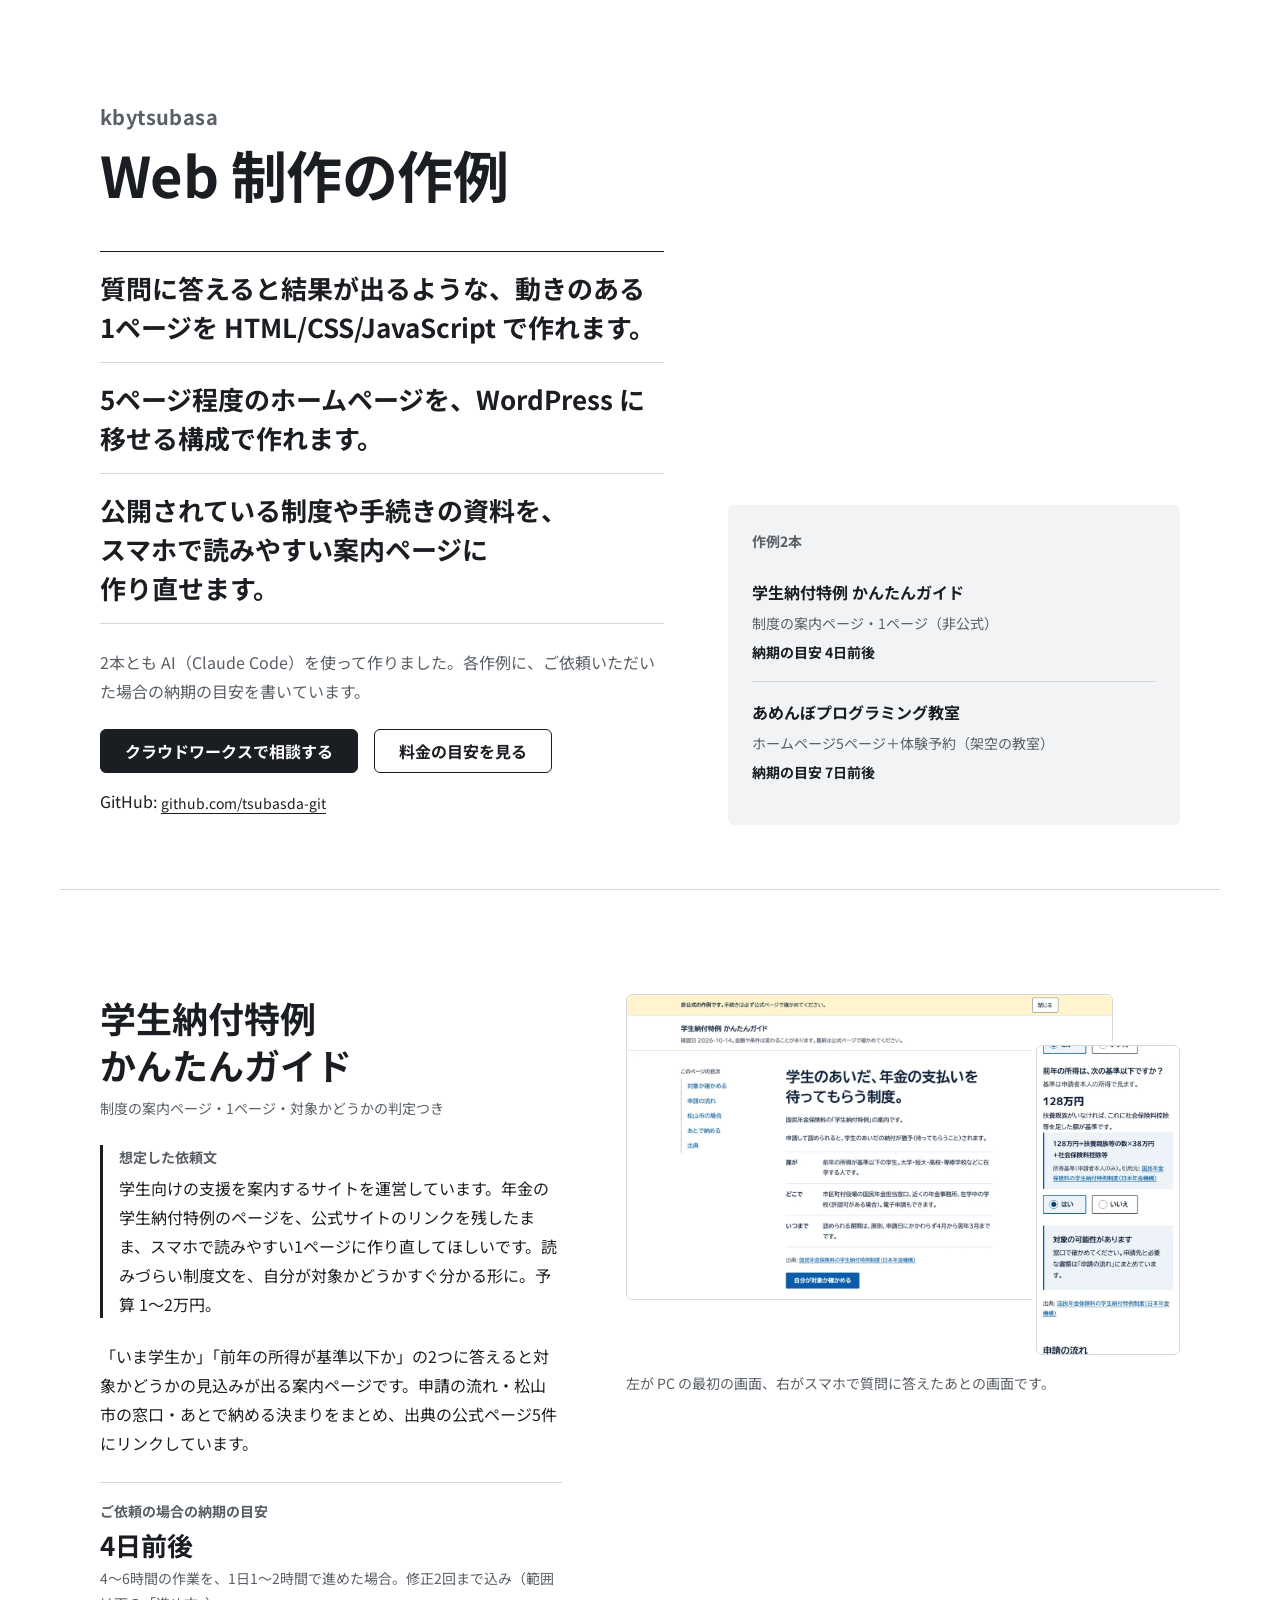
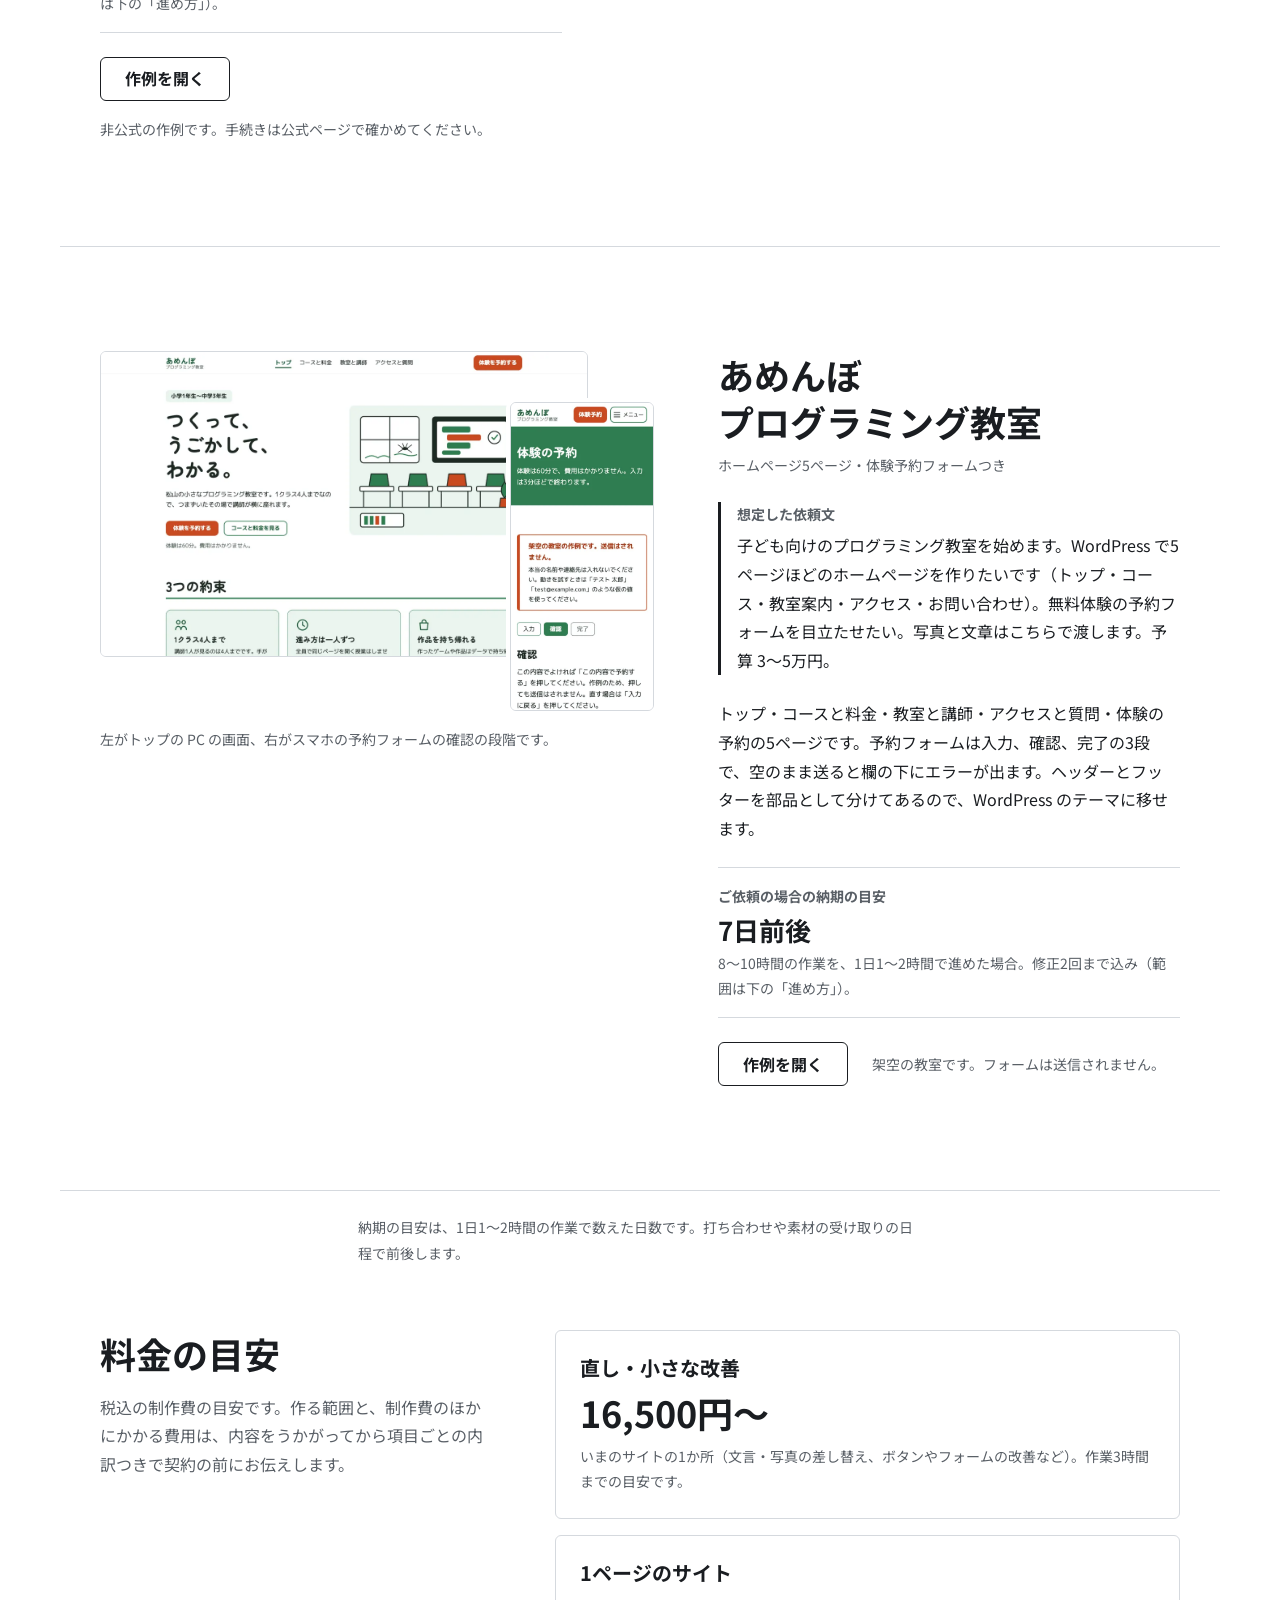
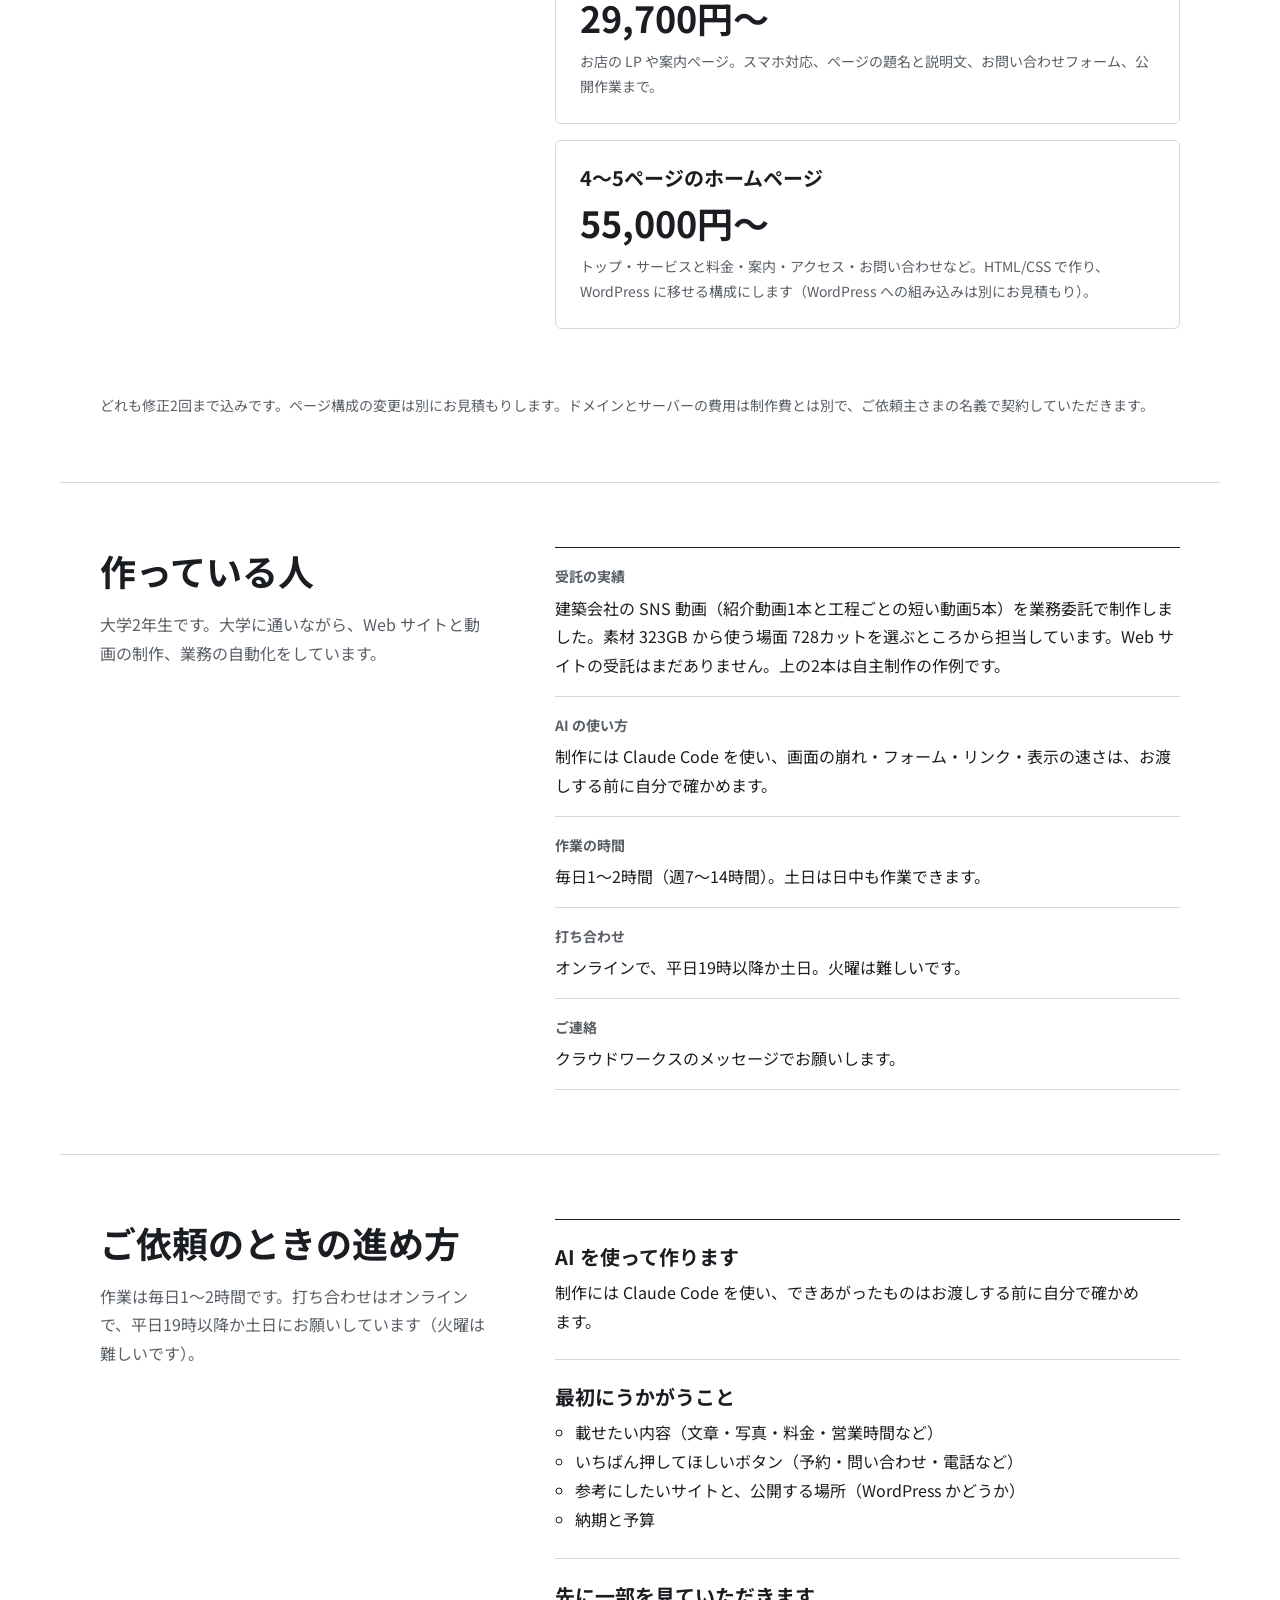
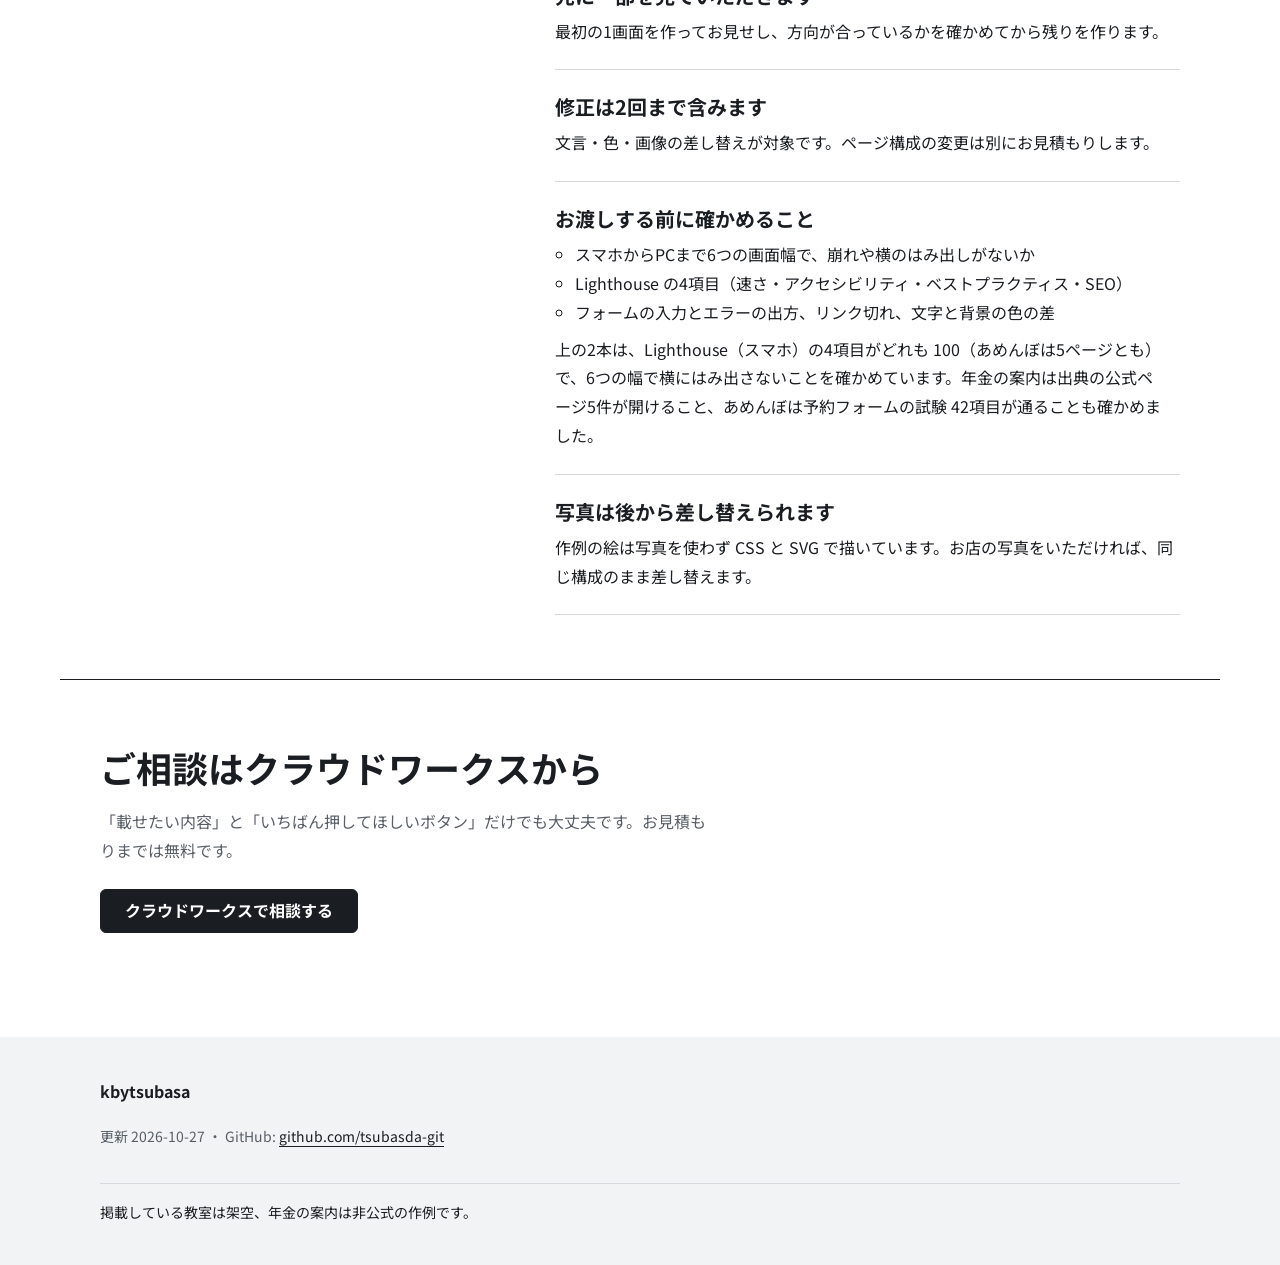
<file: web-portfolio/index.html>
<!doctype html>
<html lang="ja">
<head>
<meta charset="utf-8">
<meta name="viewport" content="width=device-width, initial-scale=1">
  <meta name="robots" content="noindex, nofollow">
<title>Web 制作の作例2本（kbytsubasa）— 案内ページ・5ページのホームページ</title>
<meta name="description" content="制度の案内ページと、5ページのホームページと体験予約フォーム。Claude Code を使って作った Web 制作の作例2本と、納期の目安・料金の目安・進め方。ご相談はクラウドワークスから。">
<meta name="theme-color" content="#FFFFFF">
<link rel="icon" href="data:image/svg+xml,%3Csvg xmlns='http://www.w3.org/2000/svg' viewBox='0 0 32 32'%3E%3Crect width='32' height='32' rx='6' fill='%231A1D21'/%3E%3Cpath d='M9 9v14M9 16l8-7M12 14l6 9' stroke='%23fff' stroke-width='3' fill='none' stroke-linecap='round'/%3E%3C/svg%3E">
<link rel="preconnect" href="https://fonts.googleapis.com">
<link rel="preconnect" href="https://fonts.gstatic.com" crossorigin>
<link rel="stylesheet" href="https://fonts.googleapis.com/css2?family=Noto+Sans+JP:wght@400;700&amp;display=swap" media="print" onload="this.media='all'">
<noscript><link rel="stylesheet" href="https://fonts.googleapis.com/css2?family=Noto+Sans+JP:wght@400;700&amp;display=swap"></noscript>
<link rel="stylesheet" href="css/tokens.css">
<link rel="stylesheet" href="css/site.css">
</head>
<body>
<a class="skip" href="#main">本文へ</a>

<main id="main">
  <section class="wrap intro" aria-labelledby="intro-title">
    <div>
      <h1 class="intro__title" id="intro-title"><span class="intro__title-name">kbytsubasa</span><span class="vh"> の</span>Web 制作の作例</h1>
      <ul class="can">
        <li>質問に答えると結果が出るような、動きのある1ページを HTML/CSS/JavaScript で作れます。</li>
        <li>5ページ程度のホームページを、WordPress に移せる構成で作れます。</li>
        <li>公開されている制度や手続きの資料を、スマホで読みやすい案内ページに作り直せます。</li>
      </ul>
      <p class="intro__note">2本とも AI（Claude Code）を使って作りました。各作例に、ご依頼いただいた場合の納期の目安を書いています。</p>
      <div class="cta">
        <a class="chip chip--solid" href="https://crowdworks.jp/public/employees/6933729" rel="noopener">クラウドワークスで相談する</a>
        <a class="chip" href="#price">料金の目安を見る</a>
      </div>
      <p class="intro__link">GitHub: <a class="top__link" href="https://github.com/tsubasda-git" rel="noopener">github.com/tsubasda-git</a></p>
    </div>

    <nav class="toc" aria-label="作例の一覧">
      <p class="toc__head">作例2本</p>
      <ul>
        <li><a href="#nenkin"><span class="toc__name">学生納付特例<wbr> かんたんガイド</span><span class="toc__kind">制度の案内ページ・1ページ<span class="nw">（非公式）</span></span><span class="toc__due">納期の目安 4日前後</span></a></li>
        <li><a href="#amenbo"><span class="toc__name">あめんぼ<wbr>プログラミング教室</span><span class="toc__kind">ホームページ5ページ＋体験予約<span class="nw">（架空の教室）</span></span><span class="toc__due">納期の目安 7日前後</span></a></li>
      </ul>
    </nav>
  </section>

  <div class="works">
    <!-- 作例1 -->
    <article class="wrap work" id="nenkin" aria-labelledby="nenkin-title">
      <header class="work__head">
        <h2 class="work__title" id="nenkin-title">学生納付特例<wbr> かんたんガイド</h2>
        <p class="work__kind">制度の案内ページ・1ページ・対象かどうかの判定つき</p>
      </header>

      <figure class="work__fig">
        <div class="shots">
          <img class="shots__pc" src="shots/nenkin-pc.webp" width="1200" height="750" loading="lazy" alt="PC の画面。左に目次、右に「学生のあいだ、年金の支払いを待ってもらう制度。」の見出しと、誰が・どこで・いつまでの表。">
          <img class="shots__sp" src="shots/nenkin-sp.webp" width="390" height="844" loading="lazy" alt="スマホの画面。所得の基準の質問に「はい」と答え、「対象の可能性があります」と表示されたところ。">
        </div>
        <figcaption>左が PC の最初の画面、右がスマホで質問に答えたあとの画面です。</figcaption>
      </figure>

      <div class="work__body">
        <div class="ask">
          <p class="ask__label">想定した依頼文</p>
          <blockquote><p>学生向けの支援を案内するサイトを運営しています。年金の学生納付特例のページを、公式サイトのリンクを残したまま、スマホで読みやすい1ページに作り直してほしいです。読みづらい制度文を、自分が対象かどうかすぐ分かる形に。予算 1〜2万円。</p></blockquote>
        </div>
        <p class="made">「いま学生か」「前年の所得が基準以下か」の2つに答えると対象かどうかの見込みが出る案内ページです。申請の流れ・松山市の窓口・あとで納める決まりをまとめ、出典の公式ページ5件にリンクしています。</p>
        <dl class="facts">
          <div>
            <dt>ご依頼の場合の納期の目安</dt>
            <dd><span class="due">4日前後</span><span class="sub">4〜6時間の作業を、1日1〜2時間で進めた場合。修正2回まで込み（範囲は下の「進め方」）。</span></dd>
          </div>
        </dl>
        <div class="work__foot">
          <a class="chip" href="../web-nenkin-gakusei/index.html">作例を開く<span class="vh">：学生納付特例 かんたんガイド</span></a>
          <p class="work__mark">非公式の作例です。手続きは公式ページで確かめてください。</p>
        </div>
      </div>
    </article>

    <!-- 作例2 -->
    <article class="wrap work work--flip" id="amenbo" aria-labelledby="amenbo-title">
      <header class="work__head">
        <h2 class="work__title" id="amenbo-title">あめんぼ<wbr>プログラミング教室</h2>
        <p class="work__kind">ホームページ5ページ・体験予約フォームつき</p>
      </header>

      <figure class="work__fig">
        <div class="shots">
          <img class="shots__pc" src="shots/amenbo-pc.webp" width="1200" height="750" loading="lazy" alt="トップページの PC の画面。「つくって、うごかして、わかる。」の見出しと、教室の机と画面の絵。">
          <img class="shots__sp" src="shots/amenbo-sp.webp" width="390" height="844" loading="lazy" alt="スマホの体験予約の画面。入力・確認・完了のうち確認の段階で、「架空の教室の作例です。送信はされません。」の注意書き。">
        </div>
        <figcaption>左がトップの PC の画面、右がスマホの予約フォームの確認の段階です。</figcaption>
      </figure>

      <div class="work__body">
        <div class="ask">
          <p class="ask__label">想定した依頼文</p>
          <blockquote><p>子ども向けのプログラミング教室を始めます。WordPress で5ページほどのホームページを作りたいです（トップ・コース・教室案内・アクセス・お問い合わせ）。無料体験の予約フォームを目立たせたい。写真と文章はこちらで渡します。予算 3〜5万円。</p></blockquote>
        </div>
        <p class="made">トップ・コースと料金・教室と講師・アクセスと質問・体験の予約の5ページです。予約フォームは入力、確認、完了の3段で、空のまま送ると欄の下にエラーが出ます。ヘッダーとフッターを部品として分けてあるので、WordPress のテーマに移せます。</p>
        <dl class="facts">
          <div>
            <dt>ご依頼の場合の納期の目安</dt>
            <dd><span class="due">7日前後</span><span class="sub">8〜10時間の作業を、1日1〜2時間で進めた場合。修正2回まで込み（範囲は下の「進め方」）。</span></dd>
          </div>
        </dl>
        <div class="work__foot">
          <a class="chip" href="../web-amenbo/index.html">作例を開く<span class="vh">：あめんぼプログラミング教室</span></a>
          <p class="work__mark">架空の教室です。フォームは送信されません。</p>
        </div>
      </div>
    </article>

    <p class="wrap works__note">納期の目安は、1日1〜2時間の作業で数えた日数です。打ち合わせや素材の受け取りの日程で前後します。</p>
  </div>

  <section class="wrap price" id="price" aria-labelledby="price-title">
    <div>
      <h2 class="price__title" id="price-title">料金の目安</h2>
      <p class="price__lead">税込の制作費の目安です。作る範囲と、制作費のほかにかかる費用は、内容をうかがってから項目ごとの内訳つきで契約の前にお伝えします。</p>
    </div>
    <ul class="plans">
      <li class="plan">
        <h3 class="plan__name">直し・小さな改善</h3>
        <p class="plan__price">16,500円〜</p>
        <p class="plan__what">いまのサイトの1か所（文言・写真の差し替え、ボタンやフォームの改善など）。作業3時間までの目安です。</p>
      </li>
      <li class="plan">
        <h3 class="plan__name">1ページのサイト</h3>
        <p class="plan__price">29,700円〜</p>
        <p class="plan__what">お店の LP や案内ページ。スマホ対応、ページの題名と説明文、お問い合わせフォーム、公開作業まで。</p>
      </li>
      <li class="plan">
        <h3 class="plan__name">4〜5ページのホームページ</h3>
        <p class="plan__price">55,000円〜</p>
        <p class="plan__what">トップ・サービスと料金・案内・アクセス・お問い合わせなど。HTML/CSS で作り、WordPress に移せる構成にします（WordPress への組み込みは別にお見積もり）。</p>
      </li>
    </ul>
    <p class="price__note">どれも修正2回まで込みです。ページ構成の変更は別にお見積もりします。ドメインとサーバーの費用は制作費とは別で、ご依頼主さまの名義で契約していただきます。</p>
  </section>

  <section class="wrap me" id="me" aria-labelledby="me-title">
    <div>
      <h2 class="me__title" id="me-title">作っている人</h2>
      <p class="me__lead">大学2年生です。大学に通いながら、Web サイトと動画の制作、業務の自動化をしています。</p>
    </div>
    <dl class="me__facts">
      <div>
        <dt>受託の実績</dt>
        <dd>建築会社の SNS 動画（紹介動画1本と工程ごとの短い動画5本）を業務委託で制作しました。素材 323GB から使う場面 728カットを選ぶところから担当しています。Web サイトの受託はまだありません。上の2本は自主制作の作例です。</dd>
      </div>
      <div>
        <dt>AI の使い方</dt>
        <dd>制作には Claude Code を使い、画面の崩れ・フォーム・リンク・表示の速さは、お渡しする前に自分で確かめます。</dd>
      </div>
      <div>
        <dt>作業の時間</dt>
        <dd>毎日1〜2時間（週7〜14時間）。土日は日中も作業できます。</dd>
      </div>
      <div>
        <dt>打ち合わせ</dt>
        <dd>オンラインで、平日19時以降か土日。火曜は難しいです。</dd>
      </div>
      <div>
        <dt>ご連絡</dt>
        <dd>クラウドワークスのメッセージでお願いします。</dd>
      </div>
    </dl>
  </section>

  <section class="wrap how" aria-labelledby="how-title">
    <div>
      <h2 class="how__title" id="how-title">ご依頼のときの進め方</h2>
      <p class="how__lead">作業は毎日1〜2時間です。打ち合わせはオンラインで、平日19時以降か土日にお願いしています（火曜は難しいです）。</p>
    </div>
    <ol class="how__list">
      <li>
        <h3>AI を使って作ります</h3>
        <p>制作には Claude Code を使い、できあがったものはお渡しする前に自分で確かめます。</p>
      </li>
      <li>
        <h3>最初にうかがうこと</h3>
        <ul>
          <li>載せたい内容（文章・写真・料金・営業時間など）</li>
          <li>いちばん押してほしいボタン（予約・問い合わせ・電話など）</li>
          <li>参考にしたいサイトと、公開する場所（WordPress かどうか）</li>
          <li>納期と予算</li>
        </ul>
      </li>
      <li>
        <h3>先に一部を見ていただきます</h3>
        <p>最初の1画面を作ってお見せし、方向が合っているかを確かめてから残りを作ります。</p>
      </li>
      <li>
        <h3>修正は2回まで含みます</h3>
        <p>文言・色・画像の差し替えが対象です。ページ構成の変更は別にお見積もりします。</p>
      </li>
      <li>
        <h3>お渡しする前に確かめること</h3>
        <ul>
          <li>スマホからPCまで6つの画面幅で、崩れや横のはみ出しがないか</li>
          <li>Lighthouse の4項目（速さ・アクセシビリティ・ベストプラクティス・SEO）</li>
          <li>フォームの入力とエラーの出方、リンク切れ、文字と背景の色の差</li>
        </ul>
        <p>上の2本は、Lighthouse（スマホ）の4項目がどれも 100（あめんぼは5ページとも）で、6つの幅で横にはみ出さないことを確かめています。年金の案内は出典の公式ページ5件が開けること、あめんぼは予約フォームの試験 42項目が通ることも確かめました。</p>
      </li>
      <li>
        <h3>写真は後から差し替えられます</h3>
        <p>作例の絵は写真を使わず CSS と SVG で描いています。お店の写真をいただければ、同じ構成のまま差し替えます。</p>
      </li>
    </ol>
  </section>

  <section class="wrap ask-us" aria-labelledby="ask-us-title">
    <h2 class="ask-us__title" id="ask-us-title">ご相談はクラウドワークスから</h2>
    <p class="ask-us__lead">「載せたい内容」と「いちばん押してほしいボタン」だけでも大丈夫です。お見積もりまでは無料です。</p>
    <a class="chip chip--solid" href="https://crowdworks.jp/public/employees/6933729" rel="noopener">クラウドワークスで相談する</a>
  </section>
</main>

<footer class="foot">
  <div class="wrap">
    <p class="foot__name">kbytsubasa</p>
    <p class="foot__line">更新 2026-10-27 ・ GitHub: <a href="https://github.com/tsubasda-git" rel="noopener">github.com/tsubasda-git</a></p>
    <p class="foot__notice">掲載している教室は架空、年金の案内は非公式の作例です。</p>
  </div>
</footer>
</body>
</html>
</file>
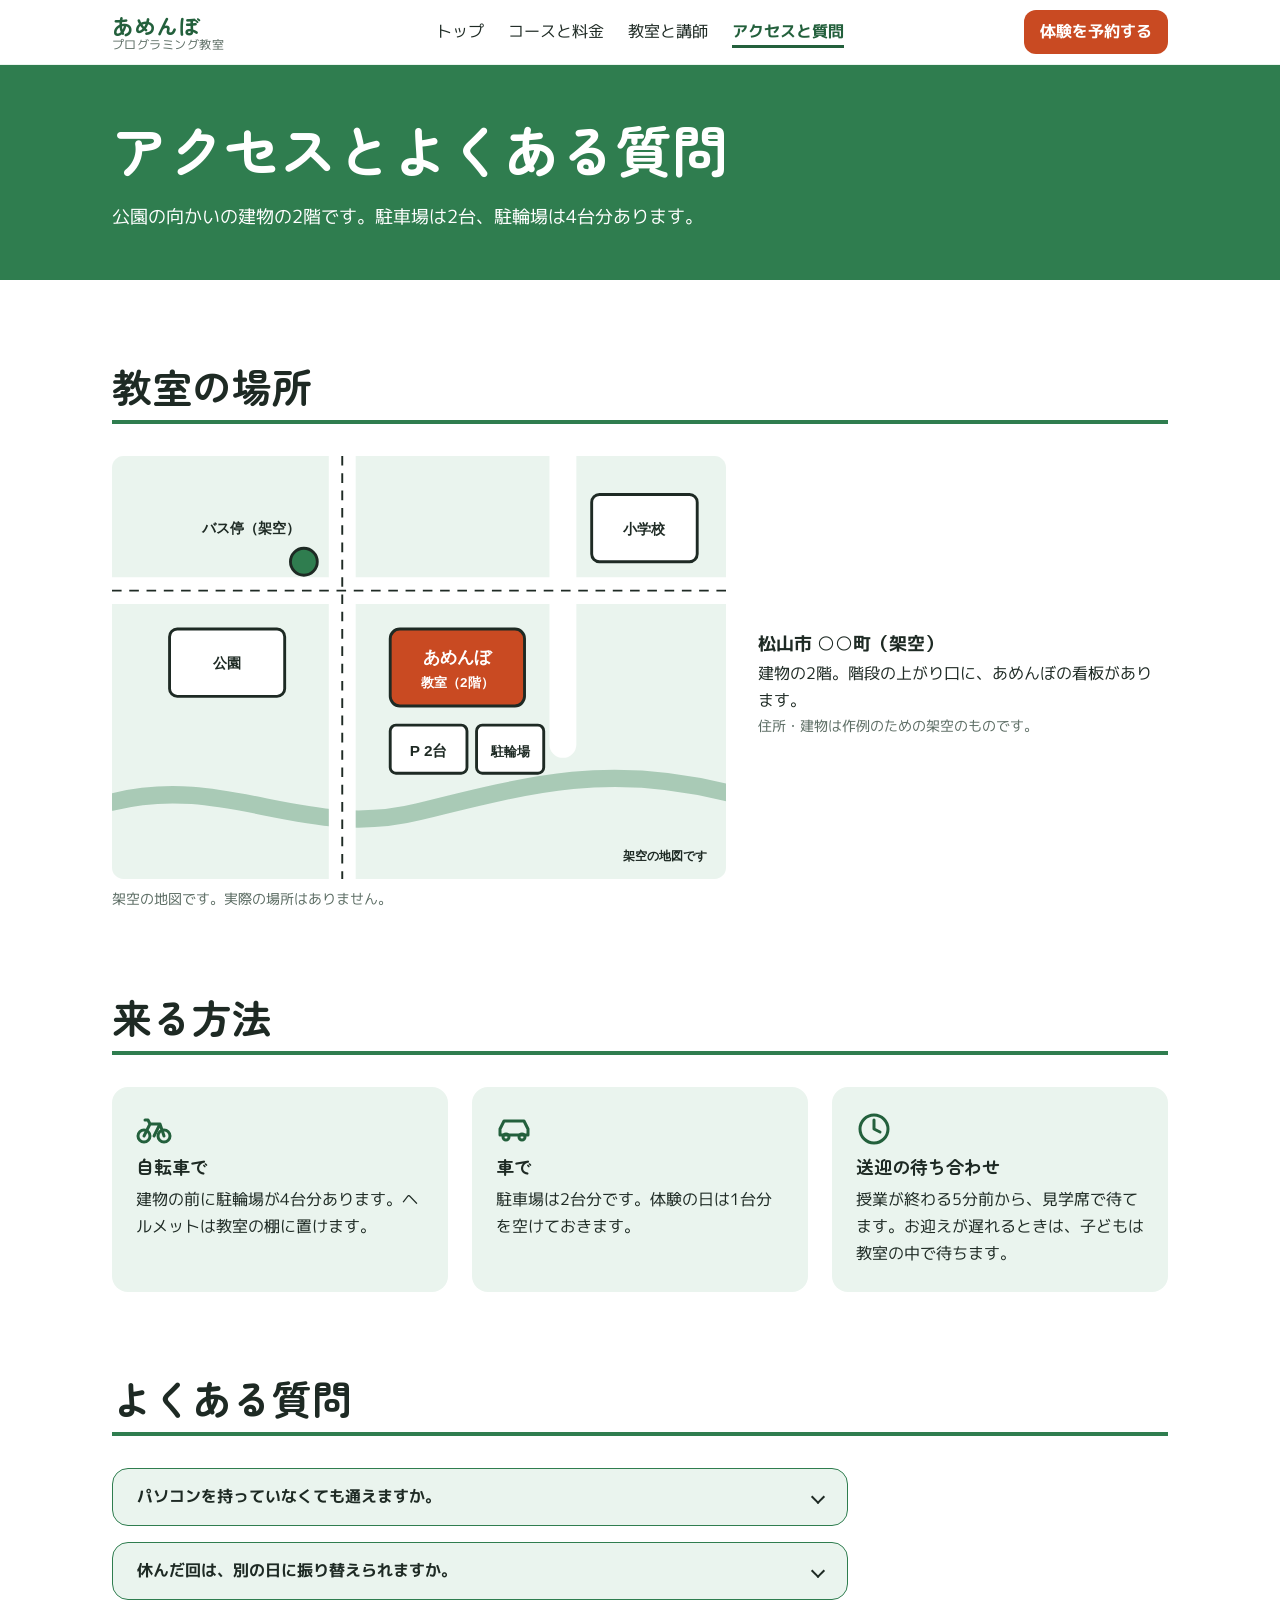
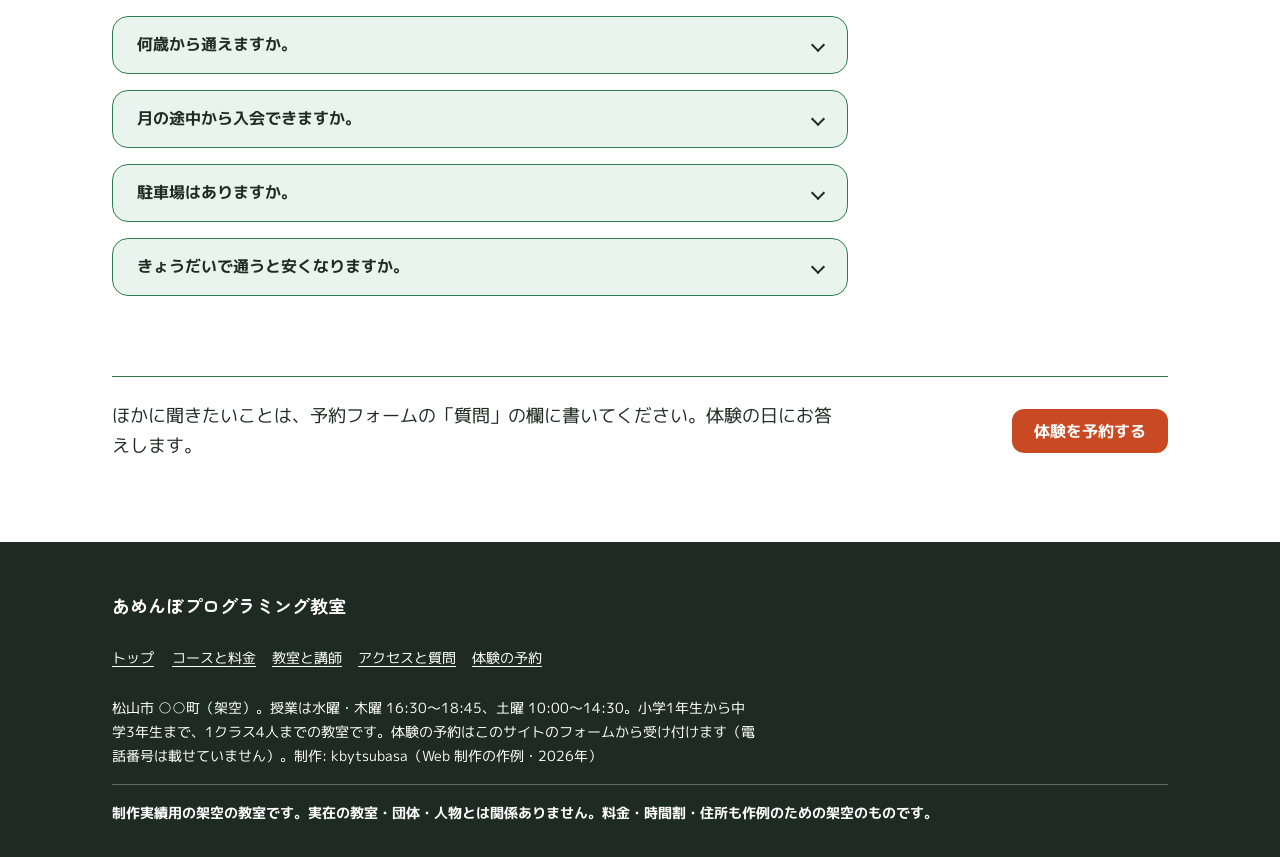
<file: web-amenbo/access.html>
<!doctype html>
<html lang="ja" class="no-js">
<head>
  <meta name="robots" content="noindex, nofollow">
<meta charset="utf-8">
<meta name="viewport" content="width=device-width, initial-scale=1">
<title>アクセスとよくある質問 | あめんぼプログラミング教室（作例）</title>
<meta name="description" content="教室までの道（架空の地図）、自転車・車・送迎の待ち合わせの方法と、よくある質問6問（架空の教室の作例）。">
<link rel="icon" href="assets/favicon.svg" type="image/svg+xml">
<script>document.documentElement.className = "js";</script>
<link rel="preconnect" href="https://fonts.googleapis.com">
<link rel="preconnect" href="https://fonts.gstatic.com" crossorigin>
<link rel="stylesheet" href="https://fonts.googleapis.com/css2?family=M+PLUS+1p:wght@400;700&amp;family=Zen+Maru+Gothic:wght@700&amp;display=swap" media="print" onload="this.media='all'">
<noscript><link rel="stylesheet" href="https://fonts.googleapis.com/css2?family=M+PLUS+1p:wght@400;700&amp;family=Zen+Maru+Gothic:wght@700&amp;display=swap"></noscript>
<link rel="stylesheet" href="css/tokens.css">
<link rel="stylesheet" href="css/site.css">
<script src="js/nav.js" defer></script>
</head>
<body>
<!-- partial:header -->
<a class="skip-link" href="#main">本文へ</a>
<header class="site-header">
  <div class="site-header__inner">
    <a class="site-header__brand" href="index.html">
      <span class="site-header__brand-main">あめんぼ</span>
      <span class="site-header__brand-sub">プログラミング教室</span>
    </a>
    <a class="btn btn--primary site-header__cta" href="contact.html">体験<span class="site-header__cta-long">を</span>予約<span class="site-header__cta-long">する</span></a>
    <button class="site-header__toggle" type="button" aria-expanded="false" aria-controls="site-menu" hidden>
      <span class="site-header__toggle-bars" aria-hidden="true"></span>
      <span class="site-header__toggle-label">メニュー</span>
    </button>
    <nav class="site-nav" id="site-menu" aria-label="サイト内">
      <ul class="site-nav__list">
        <li><a href="index.html">トップ</a></li>
        <li><a href="course.html">コースと料金</a></li>
        <li><a href="teacher.html">教室と講師</a></li>
        <li><a href="access.html" aria-current="page">アクセスと質問</a></li>
      </ul>
    </nav>
  </div>
</header>
<!-- /partial:header -->

<main id="main">
  <section class="block--pagehead" aria-labelledby="page-title">
    <div class="wrap">
      <h1 id="page-title">アクセスとよくある質問</h1>
      <p>公園の向かいの建物の2階です。駐車場は2台、駐輪場は4台分あります。</p>
    </div>
  </section>

  <section class="block block--map" aria-labelledby="map-title">
    <div class="wrap">
      <div class="block__head">
        <h2 id="map-title" class="heading-line">教室の場所</h2>
      </div>
      <div class="block--map__grid">
        <figure>
          <img src="assets/map.svg" width="640" height="440" loading="lazy" alt="簡略地図。大通りと交わる道ぞいに教室があり、西側に公園、北西にバス停、北東に小学校がある。教室の建物の前に駐車場2台と駐輪場がある。">
          <figcaption>架空の地図です。実際の場所はありません。</figcaption>
        </figure>
        <div>
          <p class="block--map__address">松山市 ○○町（架空）</p>
          <p>建物の2階。階段の上がり口に、あめんぼの看板があります。</p>
          <p class="note">住所・建物は作例のための架空のものです。</p>
        </div>
      </div>
    </div>
  </section>

  <section class="block block--ways" aria-labelledby="ways-title">
    <div class="wrap">
      <div class="block__head">
        <h2 id="ways-title" class="heading-line">来る方法</h2>
      </div>
      <ul class="block--ways__list">
        <li>
          <svg class="block--ways__icon" viewBox="0 0 36 36" aria-hidden="true" fill="none" stroke="currentColor" stroke-width="3" stroke-linecap="round" stroke-linejoin="round"><circle cx="8" cy="25" r="6"/><circle cx="28" cy="25" r="6"/><path d="M8 25l6-12h10l4 12M14 13l-2-4h-3M18 25l6-12"/></svg>
          <h3>自転車で</h3>
          <p>建物の前に駐輪場が4台分あります。ヘルメットは教室の棚に置けます。</p>
        </li>
        <li>
          <svg class="block--ways__icon" viewBox="0 0 36 36" aria-hidden="true" fill="none" stroke="currentColor" stroke-width="3" stroke-linecap="round" stroke-linejoin="round"><path d="M4 24v-6l4-8h20l4 8v6z"/><circle cx="10" cy="26" r="3"/><circle cx="26" cy="26" r="3"/></svg>
          <h3>車で</h3>
          <p>駐車場は2台分です。体験の日は1台分を空けておきます。</p>
        </li>
        <li>
          <svg class="block--ways__icon" viewBox="0 0 36 36" aria-hidden="true" fill="none" stroke="currentColor" stroke-width="3" stroke-linecap="round" stroke-linejoin="round"><circle cx="18" cy="18" r="14"/><path d="M18 9v9l6 3"/></svg>
          <h3>送迎の待ち合わせ</h3>
          <p>授業が終わる5分前から、見学席で待てます。お迎えが遅れるときは、子どもは教室の中で待ちます。</p>
        </li>
      </ul>
    </div>
  </section>

  <section class="block block--faq" id="faq" aria-labelledby="faq-title">
    <div class="wrap">
      <div class="block__head">
        <h2 id="faq-title" class="heading-line">よくある質問</h2>
      </div>
      <div class="block--faq__list">
        <details>
          <summary>パソコンを持っていなくても通えますか。</summary>
          <div><p>通えます。教室のノートパソコンを使うので、持ってくるものはありません。家で続けたい場合は、体験のときに必要な機械の目安をお伝えします。</p></div>
        </details>
        <details>
          <summary>休んだ回は、別の日に振り替えられますか。</summary>
          <div><p>同じ月のうちなら、空きのある回に振り替えられます。前日までに連絡をください。</p></div>
        </details>
        <details>
          <summary>何歳から通えますか。</summary>
          <div><p>小学1年生からです。ひらがなが読めれば、つみきコースから始められます。中学3年生まで通えます。</p></div>
        </details>
        <details>
          <summary>月の途中から入会できますか。</summary>
          <div><p>できます。その月の月謝は、残りの回数の分だけいただきます。</p></div>
        </details>
        <details>
          <summary>駐車場はありますか。</summary>
          <div><p>建物の前に2台分あります。埋まっているときは、送り迎えの間だけ建物の前に止められます。</p></div>
        </details>
        <details>
          <summary>きょうだいで通うと安くなりますか。</summary>
          <div><p>2人目からは、月謝が1,100円安くなります（架空の割引です）。同じ回に並んで通うこともできます。</p></div>
        </details>
      </div>
    </div>
  </section>

  <div class="wrap">
    <div class="block--next">
      <p>ほかに聞きたいことは、予約フォームの「質問」の欄に書いてください。体験の日にお答えします。</p>
      <a class="btn btn--primary" href="contact.html">体験を予約する</a>
    </div>
  </div>
</main>

<!-- partial:footer -->
<footer class="site-footer">
  <div class="site-footer__inner">
    <p class="site-footer__brand">あめんぼプログラミング教室</p>
    <nav aria-label="サイトマップ">
      <ul class="site-footer__map">
        <li><a href="index.html">トップ</a></li>
        <li><a href="course.html">コースと料金</a></li>
        <li><a href="teacher.html">教室と講師</a></li>
        <li><a href="access.html">アクセスと質問</a></li>
        <li><a href="contact.html">体験の予約</a></li>
      </ul>
    </nav>
    <p class="site-footer__text">松山市 ○○町（架空）。授業は水曜・木曜 16:30〜18:45、土曜 10:00〜14:30。小学1年生から中学3年生まで、1クラス4人までの教室です。体験の予約はこのサイトのフォームから受け付けます（電話番号は載せていません）。制作: kbytsubasa（Web 制作の作例・2026年）</p>
    <p class="site-footer__note">制作実績用の架空の教室です。実在の教室・団体・人物とは関係ありません。料金・時間割・住所も作例のための架空のものです。</p>
  </div>
</footer>
<!-- /partial:footer -->
</body>
</html>
</file>
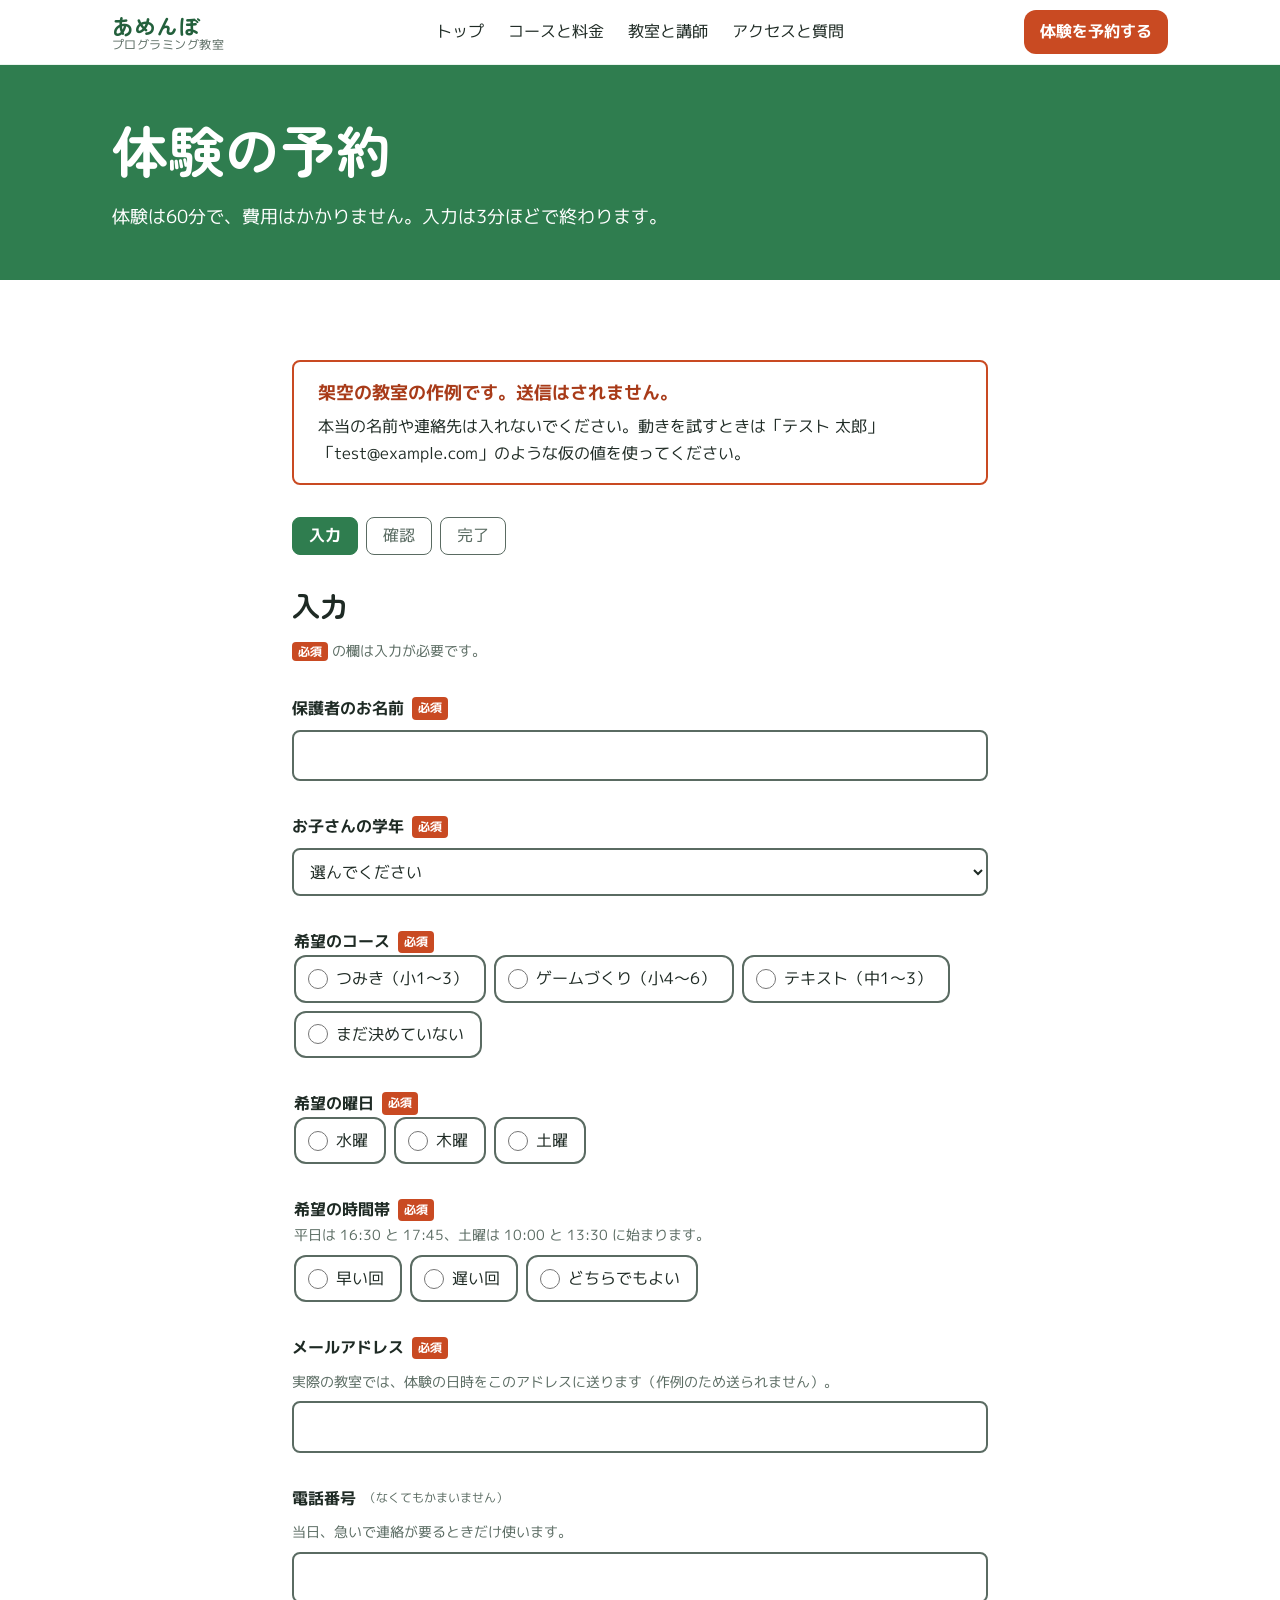
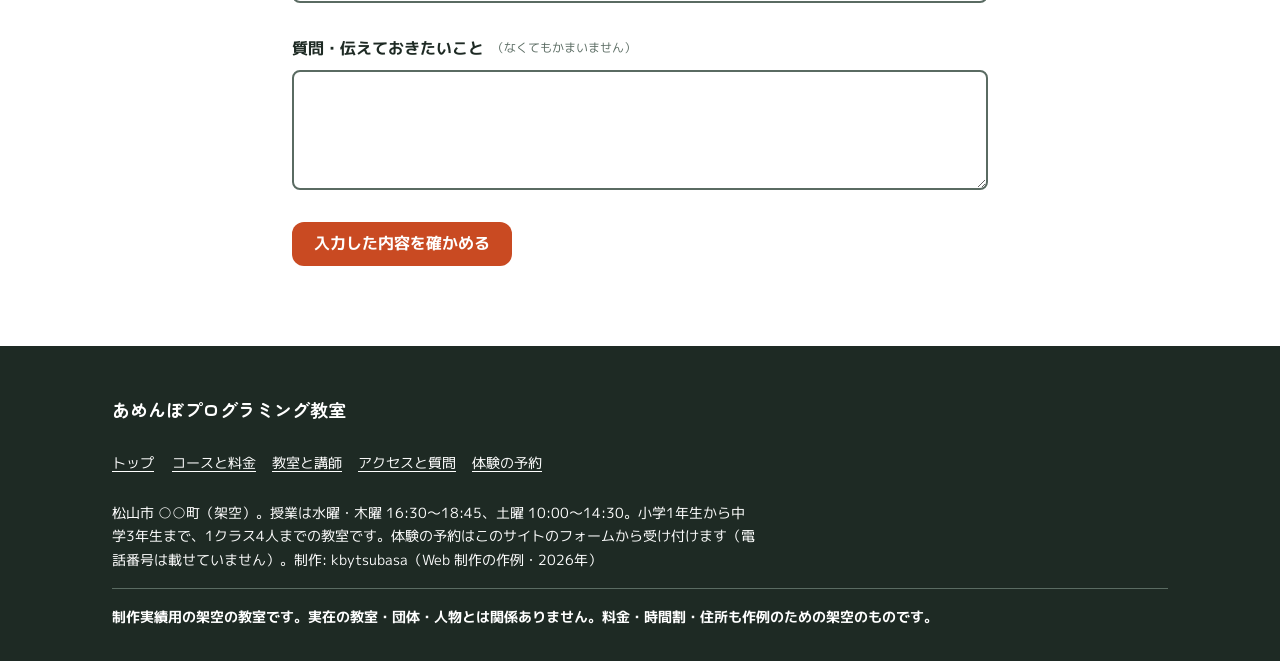
<file: web-amenbo/contact.html>
<!doctype html>
<html lang="ja" class="no-js">
<head>
  <meta name="robots" content="noindex, nofollow">
<meta charset="utf-8">
<meta name="viewport" content="width=device-width, initial-scale=1">
<title>体験の予約 | あめんぼプログラミング教室（作例）</title>
<meta name="description" content="60分の無料体験の予約フォーム（入力・確認・完了の3段）。作例のため、入力した内容はどこにも送信されません。">
<link rel="icon" href="assets/favicon.svg" type="image/svg+xml">
<script>document.documentElement.className = "js";</script>
<link rel="preconnect" href="https://fonts.googleapis.com">
<link rel="preconnect" href="https://fonts.gstatic.com" crossorigin>
<link rel="stylesheet" href="https://fonts.googleapis.com/css2?family=M+PLUS+1p:wght@400;700&amp;family=Zen+Maru+Gothic:wght@700&amp;display=swap" media="print" onload="this.media='all'">
<noscript><link rel="stylesheet" href="https://fonts.googleapis.com/css2?family=M+PLUS+1p:wght@400;700&amp;family=Zen+Maru+Gothic:wght@700&amp;display=swap"></noscript>
<link rel="stylesheet" href="css/tokens.css">
<link rel="stylesheet" href="css/site.css">
<script src="js/nav.js" defer></script>
<script src="js/form.js" defer></script>
</head>
<body>
<!-- partial:header -->
<a class="skip-link" href="#main">本文へ</a>
<header class="site-header">
  <div class="site-header__inner">
    <a class="site-header__brand" href="index.html">
      <span class="site-header__brand-main">あめんぼ</span>
      <span class="site-header__brand-sub">プログラミング教室</span>
    </a>
    <a class="btn btn--primary site-header__cta" href="contact.html" aria-current="page">体験<span class="site-header__cta-long">を</span>予約<span class="site-header__cta-long">する</span></a>
    <button class="site-header__toggle" type="button" aria-expanded="false" aria-controls="site-menu" hidden>
      <span class="site-header__toggle-bars" aria-hidden="true"></span>
      <span class="site-header__toggle-label">メニュー</span>
    </button>
    <nav class="site-nav" id="site-menu" aria-label="サイト内">
      <ul class="site-nav__list">
        <li><a href="index.html">トップ</a></li>
        <li><a href="course.html">コースと料金</a></li>
        <li><a href="teacher.html">教室と講師</a></li>
        <li><a href="access.html">アクセスと質問</a></li>
      </ul>
    </nav>
  </div>
</header>
<!-- /partial:header -->

<main id="main">
  <section class="block--pagehead" aria-labelledby="page-title">
    <div class="wrap">
      <h1 id="page-title">体験の予約</h1>
      <p>体験は60分で、費用はかかりません。入力は3分ほどで終わります。</p>
    </div>
  </section>

  <section class="block block--form-wrap" aria-label="予約フォーム">
    <div class="wrap block--form">
      <div class="demo-warning" id="demo-warning">
        <p class="demo-warning__title">架空の教室の作例です。送信はされません。</p>
        <p>本当の名前や連絡先は入れないでください。動きを試すときは「テスト 太郎」「test@example.com」のような仮の値を使ってください。</p>
      </div>

      <ol class="block--form__steps" aria-label="予約の進み具合">
        <li data-step="input" aria-current="step">入力</li>
        <li data-step="confirm">確認</li>
        <li data-step="done">完了</li>
      </ol>

      <noscript><p class="noscript-note">このフォームは作例のため JavaScript が必要で、送信はされません。JavaScript が止まっているときは「入力した内容を確かめる」のボタンを出していません。</p></noscript>

      <div class="block--form__panel" id="panel-input">
        <h2>入力</h2>
        <p class="field__hint block--form__intro" id="form-intro"><span class="field__req">必須</span> の欄は入力が必要です。</p>

        <p class="visually-hidden" id="form-status" role="status" aria-live="polite"></p>

        <div class="form-summary" id="form-summary" role="alert" tabindex="-1" hidden aria-labelledby="form-summary-title">
          <h3 id="form-summary-title">入力が足りない欄があります</h3>
          <ul id="form-summary-list"></ul>
        </div>

        <form id="trial-form" aria-describedby="demo-warning form-intro">
          <div class="field">
            <label class="field__label" for="guardian-name">保護者のお名前 <span class="field__req">必須</span></label>
            <input class="field__input" type="text" id="guardian-name" name="guardian-name" autocomplete="name" required aria-describedby="guardian-name-error">
            <p class="field__error" id="guardian-name-error" hidden></p>
          </div>

          <div class="field">
            <label class="field__label" for="child-grade">お子さんの学年 <span class="field__req">必須</span></label>
            <select class="field__input" id="child-grade" name="child-grade" required aria-describedby="child-grade-error">
              <option value="">選んでください</option>
              <option>小学1年生</option>
              <option>小学2年生</option>
              <option>小学3年生</option>
              <option>小学4年生</option>
              <option>小学5年生</option>
              <option>小学6年生</option>
              <option>中学1年生</option>
              <option>中学2年生</option>
              <option>中学3年生</option>
            </select>
            <p class="field__error" id="child-grade-error" hidden></p>
          </div>

          <fieldset class="field" id="group-course" aria-describedby="course-error">
            <legend>希望のコース <span class="field__req">必須</span></legend>
            <div class="field__choices">
              <label class="choice"><input type="radio" id="course-tsumiki" name="course" value="つみきコース（小1〜小3）" required>つみき（小1〜3）</label>
              <label class="choice"><input type="radio" id="course-game" name="course" value="ゲームづくりコース（小4〜小6）">ゲームづくり（小4〜6）</label>
              <label class="choice"><input type="radio" id="course-text" name="course" value="テキストコース（中1〜中3）">テキスト（中1〜3）</label>
              <label class="choice"><input type="radio" id="course-undecided" name="course" value="まだ決めていない">まだ決めていない</label>
            </div>
            <p class="field__error" id="course-error" hidden></p>
          </fieldset>

          <fieldset class="field" id="group-day" aria-describedby="day-error">
            <legend>希望の曜日 <span class="field__req">必須</span></legend>
            <div class="field__choices">
              <label class="choice"><input type="radio" id="day-wed" name="day" value="水曜" required>水曜</label>
              <label class="choice"><input type="radio" id="day-thu" name="day" value="木曜">木曜</label>
              <label class="choice"><input type="radio" id="day-sat" name="day" value="土曜">土曜</label>
            </div>
            <p class="field__error" id="day-error" hidden></p>
          </fieldset>

          <fieldset class="field" id="group-time" aria-describedby="time-hint time-error">
            <legend>希望の時間帯 <span class="field__req">必須</span></legend>
            <p class="field__hint" id="time-hint">平日は 16:30 と 17:45、土曜は 10:00 と 13:30 に始まります。</p>
            <div class="field__choices">
              <label class="choice"><input type="radio" id="time-early" name="time" value="早い回（平日16:30／土曜10:00）" required>早い回</label>
              <label class="choice"><input type="radio" id="time-late" name="time" value="遅い回（平日17:45／土曜13:30）">遅い回</label>
              <label class="choice"><input type="radio" id="time-any" name="time" value="どちらでもよい">どちらでもよい</label>
            </div>
            <p class="field__error" id="time-error" hidden></p>
          </fieldset>

          <div class="field">
            <label class="field__label" for="email">メールアドレス <span class="field__req">必須</span></label>
            <p class="field__hint" id="email-hint">実際の教室では、体験の日時をこのアドレスに送ります（作例のため送られません）。</p>
            <input class="field__input" type="email" id="email" name="email" autocomplete="email" inputmode="email" required aria-describedby="email-hint email-error">
            <p class="field__error" id="email-error" hidden></p>
          </div>

          <div class="field">
            <label class="field__label" for="phone">電話番号 <span class="field__opt">（なくてもかまいません）</span></label>
            <p class="field__hint" id="phone-hint">当日、急いで連絡が要るときだけ使います。</p>
            <input class="field__input" type="tel" id="phone" name="phone" autocomplete="tel" inputmode="tel" aria-describedby="phone-hint phone-error">
            <p class="field__error" id="phone-error" hidden></p>
          </div>

          <div class="field">
            <label class="field__label" for="question">質問・伝えておきたいこと <span class="field__opt">（なくてもかまいません）</span></label>
            <textarea class="field__input" id="question" name="question" maxlength="500" aria-describedby="question-error"></textarea>
            <p class="field__error" id="question-error" hidden></p>
          </div>

          <div class="btn-row" id="submit-row" hidden>
            <button class="btn btn--primary" type="submit" id="submit-button" disabled>入力した内容を確かめる</button>
          </div>
        </form>
      </div>

      <div class="block--form__panel" id="panel-confirm" hidden>
        <h2>確認</h2>
        <p class="lead">この内容でよければ「この内容で予約する」を押してください。作例のため、押しても送信はされません。直す場合は「入力に戻る」を押してください。</p>
        <dl class="confirm-list" id="confirm-list"></dl>
        <div class="btn-row">
          <button class="btn btn--primary" type="button" id="confirm-send">この内容で予約する</button>
          <button class="btn btn--secondary" type="button" id="back-to-input">入力に戻る</button>
        </div>
      </div>

      <div class="block--form__panel" id="panel-done" hidden>
        <h2>完了</h2>
        <p class="lead">予約の受付画面です。実際の教室では、ここで入力したメールアドレスに体験の日時が届きます。</p>
        <p class="done-note">このフォームは作例のため送信されません。入力した内容はどこにも送られず、この画面を出した時点で消えています。</p>
        <div class="btn-row">
          <a class="btn btn--secondary" href="index.html">トップに戻る</a>
          <button class="btn btn--secondary" type="button" id="start-over">もう一度入力する</button>
        </div>
      </div>
    </div>
  </section>
</main>

<!-- partial:footer -->
<footer class="site-footer">
  <div class="site-footer__inner">
    <p class="site-footer__brand">あめんぼプログラミング教室</p>
    <nav aria-label="サイトマップ">
      <ul class="site-footer__map">
        <li><a href="index.html">トップ</a></li>
        <li><a href="course.html">コースと料金</a></li>
        <li><a href="teacher.html">教室と講師</a></li>
        <li><a href="access.html">アクセスと質問</a></li>
        <li><a href="contact.html">体験の予約</a></li>
      </ul>
    </nav>
    <p class="site-footer__text">松山市 ○○町（架空）。授業は水曜・木曜 16:30〜18:45、土曜 10:00〜14:30。小学1年生から中学3年生まで、1クラス4人までの教室です。体験の予約はこのサイトのフォームから受け付けます（電話番号は載せていません）。制作: kbytsubasa（Web 制作の作例・2026年）</p>
    <p class="site-footer__note">制作実績用の架空の教室です。実在の教室・団体・人物とは関係ありません。料金・時間割・住所も作例のための架空のものです。</p>
  </div>
</footer>
<!-- /partial:footer -->
</body>
</html>
</file>
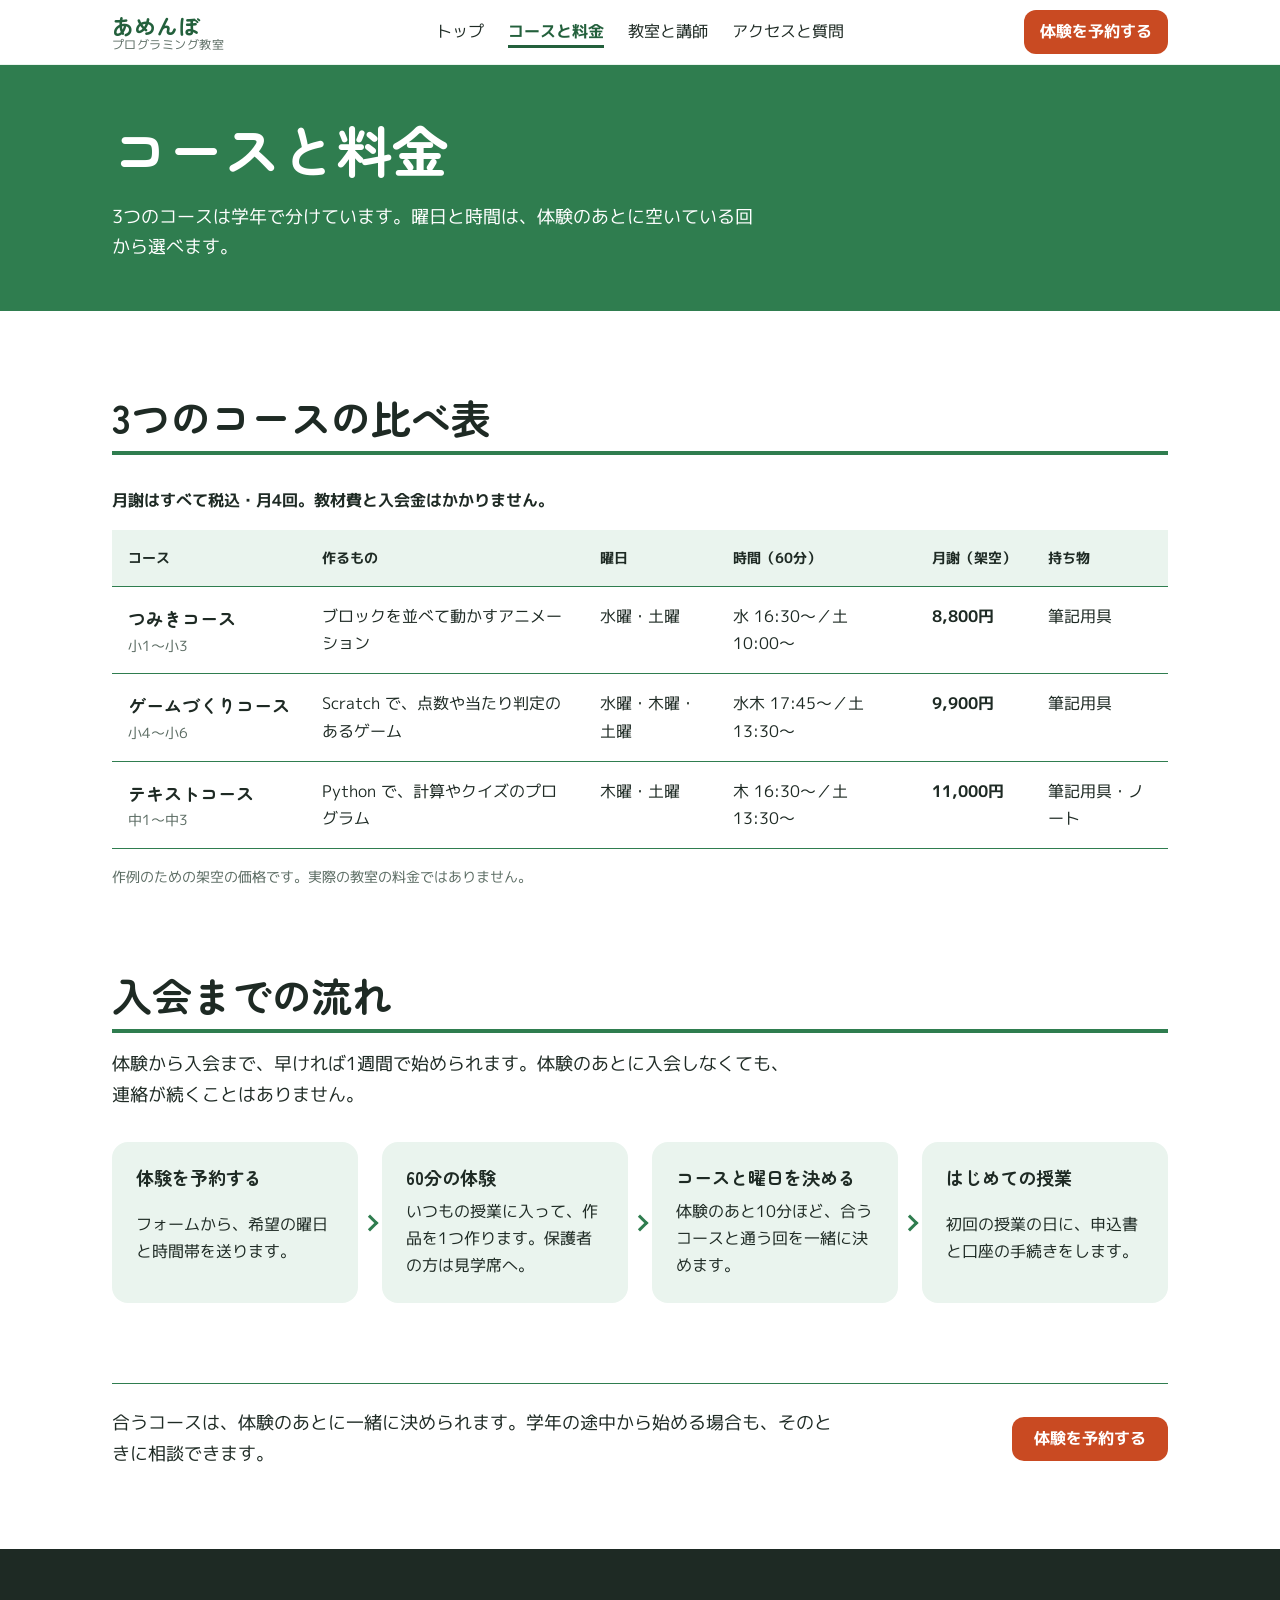
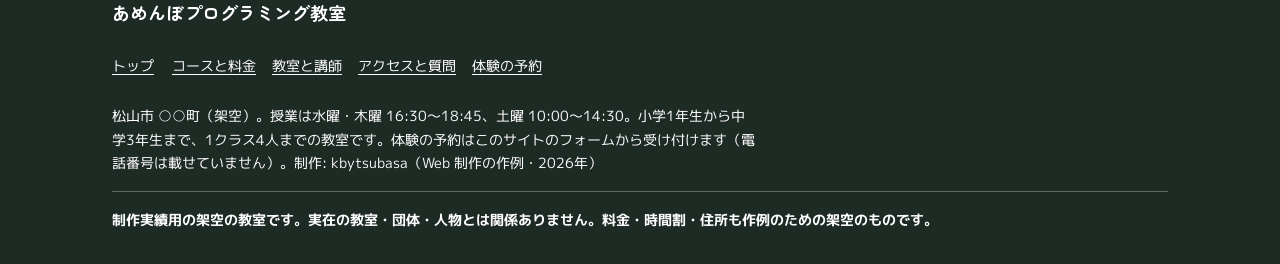
<file: web-amenbo/course.html>
<!doctype html>
<html lang="ja" class="no-js">
<head>
  <meta name="robots" content="noindex, nofollow">
<meta charset="utf-8">
<meta name="viewport" content="width=device-width, initial-scale=1">
<title>コースと料金 | あめんぼプログラミング教室（作例）</title>
<meta name="description" content="つみき（小1〜3）・ゲームづくり（小4〜6）・テキスト（中1〜3）の3コースの曜日・時間・月謝と、入会までの流れ（架空の教室の作例）。">
<link rel="icon" href="assets/favicon.svg" type="image/svg+xml">
<script>document.documentElement.className = "js";</script>
<link rel="preconnect" href="https://fonts.googleapis.com">
<link rel="preconnect" href="https://fonts.gstatic.com" crossorigin>
<link rel="stylesheet" href="https://fonts.googleapis.com/css2?family=M+PLUS+1p:wght@400;700&amp;family=Zen+Maru+Gothic:wght@700&amp;display=swap" media="print" onload="this.media='all'">
<noscript><link rel="stylesheet" href="https://fonts.googleapis.com/css2?family=M+PLUS+1p:wght@400;700&amp;family=Zen+Maru+Gothic:wght@700&amp;display=swap"></noscript>
<link rel="stylesheet" href="css/tokens.css">
<link rel="stylesheet" href="css/site.css">
<script src="js/nav.js" defer></script>
</head>
<body>
<!-- partial:header -->
<a class="skip-link" href="#main">本文へ</a>
<header class="site-header">
  <div class="site-header__inner">
    <a class="site-header__brand" href="index.html">
      <span class="site-header__brand-main">あめんぼ</span>
      <span class="site-header__brand-sub">プログラミング教室</span>
    </a>
    <a class="btn btn--primary site-header__cta" href="contact.html">体験<span class="site-header__cta-long">を</span>予約<span class="site-header__cta-long">する</span></a>
    <button class="site-header__toggle" type="button" aria-expanded="false" aria-controls="site-menu" hidden>
      <span class="site-header__toggle-bars" aria-hidden="true"></span>
      <span class="site-header__toggle-label">メニュー</span>
    </button>
    <nav class="site-nav" id="site-menu" aria-label="サイト内">
      <ul class="site-nav__list">
        <li><a href="index.html">トップ</a></li>
        <li><a href="course.html" aria-current="page">コースと料金</a></li>
        <li><a href="teacher.html">教室と講師</a></li>
        <li><a href="access.html">アクセスと質問</a></li>
      </ul>
    </nav>
  </div>
</header>
<!-- /partial:header -->

<main id="main">
  <section class="block--pagehead" aria-labelledby="page-title">
    <div class="wrap">
      <h1 id="page-title">コースと料金</h1>
      <p>3つのコースは学年で分けています。曜日と時間は、体験のあとに空いている回から選べます。</p>
    </div>
  </section>

  <section class="block block--table" aria-labelledby="table-title">
    <div class="wrap">
      <div class="block__head">
        <h2 id="table-title" class="heading-line">3つのコースの比べ表</h2>
      </div>
      <table class="block--table__table">
        <caption>月謝はすべて税込・月4回。教材費と入会金はかかりません。</caption>
        <thead>
          <tr>
            <th scope="col">コース</th>
            <th scope="col">作るもの</th>
            <th scope="col">曜日</th>
            <th scope="col">時間（60分）</th>
            <th scope="col">月謝（架空）</th>
            <th scope="col">持ち物</th>
          </tr>
        </thead>
        <tbody>
          <tr id="course-tsumiki">
            <th scope="row">つみきコース<span>小1〜小3</span></th>
            <td data-label="作るもの">ブロックを並べて動かすアニメーション</td>
            <td data-label="曜日">水曜・土曜</td>
            <td data-label="時間（60分）">水 16:30〜／土 10:00〜</td>
            <td data-label="月謝（架空）" class="block--table__price">8,800円</td>
            <td data-label="持ち物">筆記用具</td>
          </tr>
          <tr id="course-game">
            <th scope="row">ゲームづくりコース<span>小4〜小6</span></th>
            <td data-label="作るもの">Scratch で、点数や当たり判定のあるゲーム</td>
            <td data-label="曜日">水曜・木曜・土曜</td>
            <td data-label="時間（60分）">水木 17:45〜／土 13:30〜</td>
            <td data-label="月謝（架空）" class="block--table__price">9,900円</td>
            <td data-label="持ち物">筆記用具</td>
          </tr>
          <tr id="course-text">
            <th scope="row">テキストコース<span>中1〜中3</span></th>
            <td data-label="作るもの">Python で、計算やクイズのプログラム</td>
            <td data-label="曜日">木曜・土曜</td>
            <td data-label="時間（60分）">木 16:30〜／土 13:30〜</td>
            <td data-label="月謝（架空）" class="block--table__price">11,000円</td>
            <td data-label="持ち物">筆記用具・ノート</td>
          </tr>
        </tbody>
      </table>
      <p class="note">作例のための架空の価格です。実際の教室の料金ではありません。</p>
    </div>
  </section>

  <section class="block block--steps" aria-labelledby="steps-title">
    <div class="wrap">
      <div class="block__head">
        <h2 id="steps-title" class="heading-line">入会までの流れ</h2>
        <p class="lead">体験から入会まで、早ければ1週間で始められます。体験のあとに入会しなくても、連絡が続くことはありません。</p>
      </div>
      <ol class="block--steps__list">
        <li class="block--steps__item">
          <h3>体験を予約する</h3>
          <p>フォームから、希望の曜日と時間帯を送ります。</p>
        </li>
        <li class="block--steps__item">
          <h3>60分の体験</h3>
          <p>いつもの授業に入って、作品を1つ作ります。保護者の方は見学席へ。</p>
        </li>
        <li class="block--steps__item">
          <h3>コースと曜日を決める</h3>
          <p>体験のあと10分ほど、合うコースと通う回を一緒に決めます。</p>
        </li>
        <li class="block--steps__item">
          <h3>はじめての授業</h3>
          <p>初回の授業の日に、申込書と口座の手続きをします。</p>
        </li>
      </ol>
    </div>
  </section>

  <div class="wrap">
    <div class="block--next">
      <p>合うコースは、体験のあとに一緒に決められます。学年の途中から始める場合も、そのときに相談できます。</p>
      <a class="btn btn--primary" href="contact.html">体験を予約する</a>
    </div>
  </div>
</main>

<!-- partial:footer -->
<footer class="site-footer">
  <div class="site-footer__inner">
    <p class="site-footer__brand">あめんぼプログラミング教室</p>
    <nav aria-label="サイトマップ">
      <ul class="site-footer__map">
        <li><a href="index.html">トップ</a></li>
        <li><a href="course.html">コースと料金</a></li>
        <li><a href="teacher.html">教室と講師</a></li>
        <li><a href="access.html">アクセスと質問</a></li>
        <li><a href="contact.html">体験の予約</a></li>
      </ul>
    </nav>
    <p class="site-footer__text">松山市 ○○町（架空）。授業は水曜・木曜 16:30〜18:45、土曜 10:00〜14:30。小学1年生から中学3年生まで、1クラス4人までの教室です。体験の予約はこのサイトのフォームから受け付けます（電話番号は載せていません）。制作: kbytsubasa（Web 制作の作例・2026年）</p>
    <p class="site-footer__note">制作実績用の架空の教室です。実在の教室・団体・人物とは関係ありません。料金・時間割・住所も作例のための架空のものです。</p>
  </div>
</footer>
<!-- /partial:footer -->
</body>
</html>
</file>
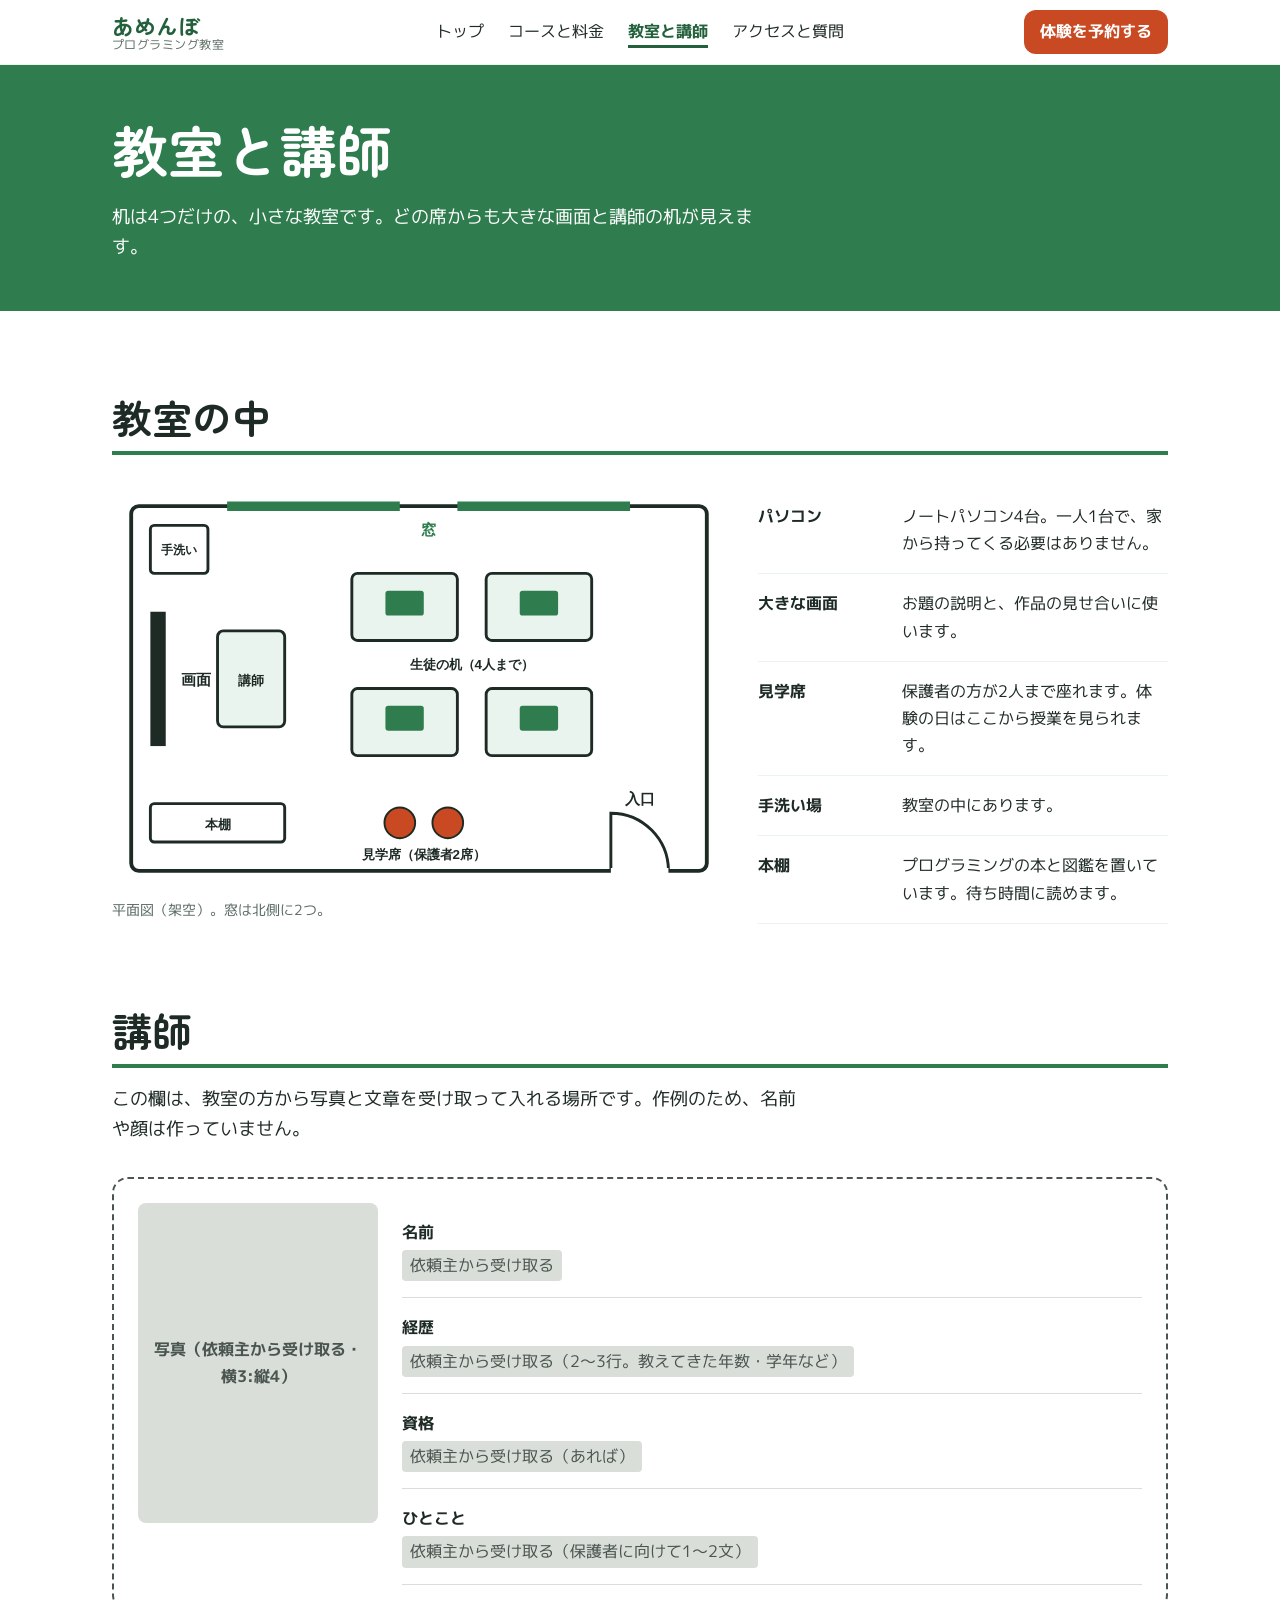
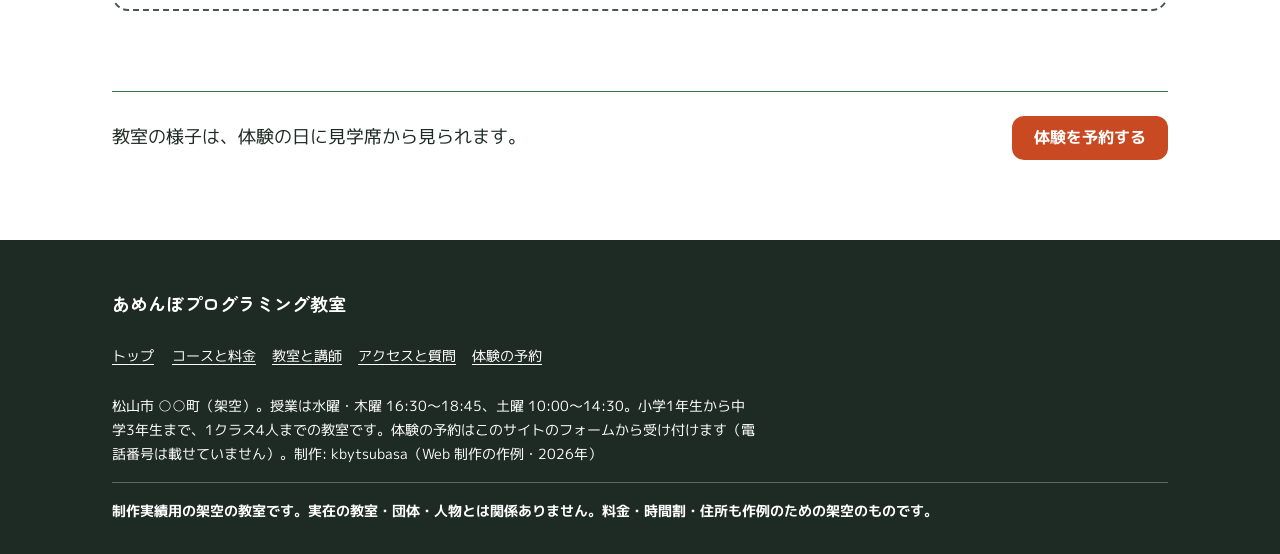
<file: web-amenbo/teacher.html>
<!doctype html>
<html lang="ja" class="no-js">
<head>
  <meta name="robots" content="noindex, nofollow">
<meta charset="utf-8">
<meta name="viewport" content="width=device-width, initial-scale=1">
<title>教室と講師 | あめんぼプログラミング教室（作例）</title>
<meta name="description" content="机4つの教室の平面図と設備、講師の紹介欄（架空の教室の作例。講師の写真と文章は依頼主から受け取る前提の仮置き）。">
<link rel="icon" href="assets/favicon.svg" type="image/svg+xml">
<script>document.documentElement.className = "js";</script>
<link rel="preconnect" href="https://fonts.googleapis.com">
<link rel="preconnect" href="https://fonts.gstatic.com" crossorigin>
<link rel="stylesheet" href="https://fonts.googleapis.com/css2?family=M+PLUS+1p:wght@400;700&amp;family=Zen+Maru+Gothic:wght@700&amp;display=swap" media="print" onload="this.media='all'">
<noscript><link rel="stylesheet" href="https://fonts.googleapis.com/css2?family=M+PLUS+1p:wght@400;700&amp;family=Zen+Maru+Gothic:wght@700&amp;display=swap"></noscript>
<link rel="stylesheet" href="css/tokens.css">
<link rel="stylesheet" href="css/site.css">
<script src="js/nav.js" defer></script>
</head>
<body>
<!-- partial:header -->
<a class="skip-link" href="#main">本文へ</a>
<header class="site-header">
  <div class="site-header__inner">
    <a class="site-header__brand" href="index.html">
      <span class="site-header__brand-main">あめんぼ</span>
      <span class="site-header__brand-sub">プログラミング教室</span>
    </a>
    <a class="btn btn--primary site-header__cta" href="contact.html">体験<span class="site-header__cta-long">を</span>予約<span class="site-header__cta-long">する</span></a>
    <button class="site-header__toggle" type="button" aria-expanded="false" aria-controls="site-menu" hidden>
      <span class="site-header__toggle-bars" aria-hidden="true"></span>
      <span class="site-header__toggle-label">メニュー</span>
    </button>
    <nav class="site-nav" id="site-menu" aria-label="サイト内">
      <ul class="site-nav__list">
        <li><a href="index.html">トップ</a></li>
        <li><a href="course.html">コースと料金</a></li>
        <li><a href="teacher.html" aria-current="page">教室と講師</a></li>
        <li><a href="access.html">アクセスと質問</a></li>
      </ul>
    </nav>
  </div>
</header>
<!-- /partial:header -->

<main id="main">
  <section class="block--pagehead" aria-labelledby="page-title">
    <div class="wrap">
      <h1 id="page-title">教室と講師</h1>
      <p>机は4つだけの、小さな教室です。どの席からも大きな画面と講師の机が見えます。</p>
    </div>
  </section>

  <section class="block block--room" aria-labelledby="room-title">
    <div class="wrap">
      <div class="block__head">
        <h2 id="room-title" class="heading-line">教室の中</h2>
      </div>
      <div class="block--room__grid">
        <figure>
          <img src="assets/floorplan.svg" width="640" height="420" loading="lazy" alt="教室の平面図。左の壁に大きな画面と講師の机、中央に生徒の机が2列×2つ、手前に保護者の見学席が2つ、右下に入口がある。">
          <figcaption>平面図（架空）。窓は北側に2つ。</figcaption>
        </figure>
        <dl class="block--room__facts">
          <div><dt>パソコン</dt><dd>ノートパソコン4台。一人1台で、家から持ってくる必要はありません。</dd></div>
          <div><dt>大きな画面</dt><dd>お題の説明と、作品の見せ合いに使います。</dd></div>
          <div><dt>見学席</dt><dd>保護者の方が2人まで座れます。体験の日はここから授業を見られます。</dd></div>
          <div><dt>手洗い場</dt><dd>教室の中にあります。</dd></div>
          <div><dt>本棚</dt><dd>プログラミングの本と図鑑を置いています。待ち時間に読めます。</dd></div>
        </dl>
      </div>
    </div>
  </section>

  <section class="block block--teacher" aria-labelledby="teacher-title">
    <div class="wrap">
      <div class="block__head">
        <h2 id="teacher-title" class="heading-line">講師</h2>
        <p class="lead">この欄は、教室の方から写真と文章を受け取って入れる場所です。作例のため、名前や顔は作っていません。</p>
      </div>
      <div class="block--teacher__card">
        <div class="block--teacher__photo">写真（依頼主から受け取る・横3:縦4）</div>
        <dl class="block--teacher__fields">
          <div><dt>名前</dt><dd><span class="placeholder-text">依頼主から受け取る</span></dd></div>
          <div><dt>経歴</dt><dd><span class="placeholder-text">依頼主から受け取る（2〜3行。教えてきた年数・学年など）</span></dd></div>
          <div><dt>資格</dt><dd><span class="placeholder-text">依頼主から受け取る（あれば）</span></dd></div>
          <div><dt>ひとこと</dt><dd><span class="placeholder-text">依頼主から受け取る（保護者に向けて1〜2文）</span></dd></div>
        </dl>
      </div>
    </div>
  </section>

  <div class="wrap">
    <div class="block--next">
      <p>教室の様子は、体験の日に見学席から見られます。</p>
      <a class="btn btn--primary" href="contact.html">体験を予約する</a>
    </div>
  </div>
</main>

<!-- partial:footer -->
<footer class="site-footer">
  <div class="site-footer__inner">
    <p class="site-footer__brand">あめんぼプログラミング教室</p>
    <nav aria-label="サイトマップ">
      <ul class="site-footer__map">
        <li><a href="index.html">トップ</a></li>
        <li><a href="course.html">コースと料金</a></li>
        <li><a href="teacher.html">教室と講師</a></li>
        <li><a href="access.html">アクセスと質問</a></li>
        <li><a href="contact.html">体験の予約</a></li>
      </ul>
    </nav>
    <p class="site-footer__text">松山市 ○○町（架空）。授業は水曜・木曜 16:30〜18:45、土曜 10:00〜14:30。小学1年生から中学3年生まで、1クラス4人までの教室です。体験の予約はこのサイトのフォームから受け付けます（電話番号は載せていません）。制作: kbytsubasa（Web 制作の作例・2026年）</p>
    <p class="site-footer__note">制作実績用の架空の教室です。実在の教室・団体・人物とは関係ありません。料金・時間割・住所も作例のための架空のものです。</p>
  </div>
</footer>
<!-- /partial:footer -->
</body>
</html>
</file>
<file: web-amenbo/css/tokens.css>
/* Hallmark · tokens · custom (vibe: "あめんぼの緑・白い教室・赤橙の札") · light / rounded-sans / green + warm accent
 * 出典: Docs/web作例_設計.md §3.5。WordPress では theme.json の settings.color.palette / typography / spacing に移す
 * コントラスト実測（WCAG の式）: ink/paper 14.87 · ink-dim/paper 5.65 · ink-dim/paper-2 5.03 · 白/brand 5.04 · 白/accent 4.68
 * 注意: brand/paper-2 は 4.48 で本文に足りない → 薄緑の面の文字は ink か ink-dim を使う
 * 注意: focus(#FFC53D) は白地で 1.58 → 単独で使わず ink の線と重ねて輪にする（site.css の :focus-visible）
 */
:root {
  /* 色 */
  --color-paper: #FFFFFF;
  --color-paper-2: #EAF4EE;
  --color-ink: #1E2A24;
  --color-ink-dim: #5A6B62;
  --color-brand: #2F7D4F;
  --color-brand-deep: #23603C;
  --color-accent: #C94A22;
  --color-accent-deep: #A83B19;
  --color-focus: #FFC53D;
  --color-on-fill: #FFFFFF;
  --color-error: #B3261E;
  --color-placeholder: #D9DED9;
  --color-placeholder-ink: #4A5550;

  /* 文字 */
  --font-display: "Zen Maru Gothic", "Hiragino Maru Gothic ProN", "Hiragino Sans", sans-serif;
  --font-body: "M PLUS 1p", "Hiragino Sans", "Hiragino Kaku Gothic ProN", "Yu Gothic", sans-serif;
  --text-sm: 0.875rem;
  --text-base: 1rem;
  --text-lg: 1.125rem;
  --text-xl: 1.375rem;
  --text-2xl: 1.75rem;
  --text-3xl: clamp(1.75rem, 1.2rem + 2.4vw, 2.5rem);
  --text-display: clamp(2rem, 1.1rem + 4vw, 3.5rem);
  --leading-body: 1.7;
  --leading-tight: 1.3;

  /* 余白（4pt） */
  --space-1: 4px;
  --space-2: 8px;
  --space-3: 16px;
  --space-4: 24px;
  --space-5: 32px;
  --space-6: 48px;
  --space-7: 80px;

  /* 形 */
  --radius-card: 16px;
  --radius-btn: 12px;
  --radius-input: 8px;
  --rule: 1px;
  --rule-strong: 2px;
  --page-max: 1120px;
  --page-gutter: 16px;
  --tap: 44px;

  /* 動き（ホバーの色だけ） */
  --dur-fast: 150ms;
  --ease-out: cubic-bezier(0.2, 0.7, 0.2, 1);
}

@media (min-width: 768px) {
  :root { --page-gutter: 32px; }
}
</file>
<file: web-amenbo/css/site.css>
/* Hallmark · macrostructure: multi-page brochure (hero split → promise cards → course stairs → timeline → trial → faq → cta band)
 * tone: utilitarian-soft（保護者が迷わず予約できる） · anchor hue: green 150° + warm accent 15°
 * theme: custom (vibe: "あめんぼの緑・白い教室・赤橙の札") · light / rounded-sans / green
 * nav: N1b（左ワードマーク・中央リンク4つ・右に予約ボタン） · footer: Ft4（密な文字ブロック）
 * enrichment: E5 hand-built SVG（教室・階段・平面図・地図）
 * 決まり: 各セクションは .block--<名前> で独立し、他のセクションの CSS に依存しない（WordPress のブロックパターンに移すため）
 */

/* ---------- 土台 ---------- */
*, *::before, *::after { box-sizing: border-box; }
html, body { overflow-x: clip; }
html { -webkit-text-size-adjust: 100%; }
body {
  margin: 0;
  background: var(--color-paper);
  color: var(--color-ink);
  font-family: var(--font-body);
  font-size: var(--text-base);
  line-height: var(--leading-body);
}
img, svg { max-width: 100%; height: auto; display: block; }
h1, h2, h3 {
  font-family: var(--font-display);
  font-weight: 700;
  font-style: normal;
  line-height: var(--leading-tight);
  margin: 0;
  overflow-wrap: anywhere;
  min-width: 0;
}
p { margin: 0; }
a { color: var(--color-brand-deep); text-underline-offset: 3px; }
a:hover { color: var(--color-ink); }
ul, ol { margin: 0; padding: 0; }

:focus-visible {
  outline: 2px solid var(--color-ink);
  outline-offset: 2px;
  box-shadow: 0 0 0 6px var(--color-focus);
}

.wrap {
  max-width: var(--page-max);
  margin-inline: auto;
  padding-inline: var(--page-gutter);
}

.skip-link {
  position: absolute;
  left: var(--space-3);
  top: -100px;
  z-index: 1000;
  padding: var(--space-2) var(--space-3);
  background: var(--color-ink);
  color: var(--color-on-fill);
  border-radius: var(--radius-input);
}
.skip-link:focus { top: var(--space-2); color: var(--color-on-fill); }

.visually-hidden {
  position: absolute !important;
  width: 1px; height: 1px;
  overflow: hidden; clip: rect(0 0 0 0); clip-path: inset(50%);
  white-space: nowrap;
}

/* 見出しの下線（緑） */
.heading-line {
  display: inline-block;
  font-size: var(--text-3xl);
  padding-bottom: var(--space-2);
  border-bottom: 4px solid var(--color-brand);
}
.lead { font-size: var(--text-lg); color: var(--color-ink); max-width: 38em; }
.note { font-size: var(--text-sm); color: var(--color-ink-dim); }

/* ---------- ボタン（主・副の2種） ---------- */
.btn {
  display: inline-flex;
  align-items: center;
  justify-content: center;
  min-height: var(--tap);
  padding: 10px 20px;
  border-radius: var(--radius-btn);
  border: var(--rule-strong) solid transparent;
  font-family: var(--font-body);
  font-size: var(--text-base);
  font-weight: 700;
  line-height: 1.2;
  text-decoration: none;
  white-space: nowrap;
  cursor: pointer;
  transition: background-color var(--dur-fast) var(--ease-out), color var(--dur-fast) var(--ease-out), border-color var(--dur-fast) var(--ease-out);
}
.btn--primary { background: var(--color-accent); color: var(--color-on-fill); }
.btn--primary:hover { background: var(--color-accent-deep); color: var(--color-on-fill); }
.btn--secondary { background: var(--color-paper); color: var(--color-brand-deep); border-color: var(--color-brand); }
.btn--secondary:hover { background: var(--color-paper-2); color: var(--color-ink); }
.btn:active { background-color: var(--color-accent-deep); }
.btn--secondary:active { background-color: var(--color-paper-2); }
.btn:disabled, .btn[aria-disabled="true"] { opacity: 0.55; cursor: not-allowed; }
.btn-row { display: flex; flex-wrap: wrap; gap: var(--space-3); align-items: center; }

/* ---------- ヘッダー（partials/header.html） ---------- */
.site-header {
  position: sticky;
  top: 0;
  z-index: 500;
  background: var(--color-paper);
  border-bottom: var(--rule) solid var(--color-paper-2);
}
.site-header__inner {
  max-width: var(--page-max);
  margin-inline: auto;
  padding-inline: var(--page-gutter);
  min-height: 64px;
  display: flex;
  flex-wrap: wrap;
  align-items: center;
  gap: var(--space-2) var(--space-3);
}
.site-header__brand {
  display: flex;
  flex-direction: column;
  text-decoration: none;
  color: var(--color-ink);
  line-height: 1.1;
  margin-right: auto;
  padding-block: var(--space-2);
}
.site-header__brand-main { font-family: var(--font-display); font-weight: 700; font-size: var(--text-xl); color: var(--color-brand-deep); }
.site-header__brand-sub { font-size: 0.75rem; color: var(--color-ink-dim); letter-spacing: 0.04em; }
.site-header__cta { order: 2; padding-inline: 14px; }
.site-header__toggle {
  order: 3;
  display: inline-flex;
  align-items: center;
  justify-content: center;
  gap: var(--space-2);
  min-width: var(--tap);
  min-height: var(--tap);
  padding: 0 var(--space-2);
  border: var(--rule-strong) solid var(--color-brand);
  border-radius: var(--radius-btn);
  background: var(--color-paper);
  color: var(--color-ink);
  font: inherit;
  font-size: var(--text-sm);
  cursor: pointer;
}
.site-header__toggle[hidden] { display: none; }
.site-header__toggle-bars,
.site-header__toggle-bars::before,
.site-header__toggle-bars::after {
  display: block;
  width: 18px;
  height: 2px;
  background: var(--color-ink);
  border-radius: 1px;
}
.site-header__toggle-bars { position: relative; }
.site-header__toggle-bars::before,
.site-header__toggle-bars::after { content: ""; position: absolute; left: 0; }
.site-header__toggle-bars::before { top: -6px; }
.site-header__toggle-bars::after { top: 6px; }
.site-header__toggle[aria-expanded="true"] .site-header__toggle-bars { background: transparent; }
.site-header__toggle[aria-expanded="true"] .site-header__toggle-bars::before { top: 0; transform: rotate(45deg); }
.site-header__toggle[aria-expanded="true"] .site-header__toggle-bars::after { top: 0; transform: rotate(-45deg); }

.site-nav { order: 4; flex-basis: 100%; }
.site-nav__list { list-style: none; display: flex; flex-wrap: wrap; gap: 0 var(--space-1); padding-bottom: var(--space-2); }
.site-nav__list a {
  display: inline-flex;
  align-items: center;
  justify-content: center;
  min-height: var(--tap);
  min-width: var(--tap);
  padding-inline: var(--space-2);
  color: var(--color-ink);
  text-decoration: none;
  white-space: nowrap;
  border-radius: var(--radius-input);
}
.site-nav__list a:hover { background: var(--color-paper-2); }
.site-nav__list a[aria-current="page"] { color: var(--color-brand-deep); font-weight: 700; text-decoration: underline; text-decoration-thickness: 3px; text-underline-offset: 8px; }

/* JS あり・狭い幅: 全面メニュー */
@media (max-width: 959px) {
  .js .site-nav { display: none; }
  .js .site-nav.is-open {
    display: block;
    position: fixed;
    inset: 64px 0 0 0;
    background: var(--color-paper);
    padding: var(--space-4) var(--page-gutter);
    overflow-y: auto;
    border-top: 4px solid var(--color-brand);
  }
  .js .site-nav.is-open .site-nav__list { flex-direction: column; gap: var(--space-2); }
  .js .site-nav.is-open .site-nav__list a { font-size: var(--text-xl); min-height: 56px; width: 100%; border-bottom: var(--rule) solid var(--color-paper-2); }
  .js body.menu-open { overflow: hidden; }
}
@media (max-width: 479px) {
  .site-header__inner { column-gap: var(--space-2); }
  .site-header__cta { padding-inline: 12px; }
  .site-header__cta-long { display: none; }
}
@media (max-width: 359px) {
  .site-header__toggle-label { display: none; }
}

/* 広い幅: 中央にリンク、右にボタン（N1b） */
@media (min-width: 960px) {
  .site-header__inner { display: grid; grid-template-columns: 1fr auto 1fr; flex-wrap: nowrap; }
  .site-header__brand { justify-self: start; margin-right: 0; }
  .site-header__toggle { display: none; }
  .site-nav { order: 0; grid-column: 2; grid-row: 1; flex-basis: auto; }
  .site-nav__list { padding-bottom: 0; gap: var(--space-2); }
  .site-header__cta { grid-column: 3; grid-row: 1; justify-self: end; }
}

/* ---------- フッター（partials/footer.html・Ft4 密な文字ブロック） ---------- */
.site-footer {
  margin-top: var(--space-7);
  background: var(--color-ink);
  color: var(--color-on-fill);
  font-size: var(--text-sm);
}
.site-footer__inner {
  max-width: var(--page-max);
  margin-inline: auto;
  padding: var(--space-6) var(--page-gutter) var(--space-5);
  display: grid;
  gap: var(--space-3);
}
.site-footer__brand { font-family: var(--font-display); font-weight: 700; font-size: var(--text-lg); }
.site-footer__map { list-style: none; display: flex; flex-wrap: wrap; gap: 0 var(--space-3); }
.site-footer__map a {
  display: inline-flex;
  align-items: center;
  min-height: var(--tap);
  min-width: var(--tap);
  color: var(--color-on-fill);
  white-space: nowrap;
}
.site-footer__map a:hover { color: var(--color-focus); }
.site-footer__text { max-width: 46em; }
.site-footer__note {
  padding-top: var(--space-3);
  border-top: var(--rule) solid var(--color-ink-dim);
  font-weight: 700;
}

/* ---------- 下層ページの見出し帯（緑の帯） ---------- */
.block--pagehead {
  background: var(--color-brand);
  color: var(--color-on-fill);
  padding-block: var(--space-6);
}
.block--pagehead h1 { font-size: var(--text-display); }
.block--pagehead p { margin-top: var(--space-3); font-size: var(--text-lg); max-width: 36em; }

/* ---------- 共通の節の間隔 ---------- */
.block { padding-block: var(--space-7) 0; }
.block__head { margin-bottom: var(--space-5); display: grid; gap: var(--space-3); }

/* ---------- トップ: ヒーロー ---------- */
.block--hero { padding-block: var(--space-6) 0; }
.block--hero .block--hero__grid { display: grid; gap: var(--space-5); align-items: center; }
.block--hero h1 { font-size: var(--text-display); }
.block--hero h1 .phrase, .heading-line .phrase { display: inline-block; }
.block--hero__target {
  display: inline-block;
  margin-bottom: var(--space-3);
  padding: var(--space-1) var(--space-3);
  border-radius: var(--radius-input);
  background: var(--color-paper-2);
  color: var(--color-ink);
  font-weight: 700;
}
.block--hero__lead { margin-top: var(--space-4); font-size: var(--text-lg); max-width: 30em; }
.block--hero .btn-row { margin-top: var(--space-5); }
.block--hero__sub { margin-top: var(--space-3); color: var(--color-ink-dim); }
.block--hero__art { border-radius: var(--radius-card); background: var(--color-paper-2); }
@media (min-width: 860px) {
  .block--hero .block--hero__grid { grid-template-columns: minmax(0, 1fr) minmax(0, 1fr); }
}

/* ---------- トップ: 3つの約束（一番の売りを大きく、残り2つは横に小さく） ---------- */
.block--promise__grid { display: grid; gap: var(--space-5); }
.block--promise__main {
  background: var(--color-paper-2);
  border: var(--rule) solid var(--color-brand);
  border-radius: var(--radius-card);
  padding: var(--space-4);
  display: grid;
  gap: var(--space-3);
  align-content: start;
}
.block--promise__main h3 { font-size: var(--text-3xl); }
.block--promise__main p { font-size: var(--text-lg); max-width: 30em; }
.block--promise__seats { width: 100%; max-width: 420px; }
.seats__reach line { stroke: var(--color-brand); stroke-width: 3; stroke-dasharray: 6 6; }
.seats__desk rect { fill: var(--color-paper); stroke: var(--color-ink); stroke-width: 3; }
.seats__pc rect { fill: var(--color-brand); }
.seats__teacher { fill: var(--color-brand-deep); }
.seats__label { fill: var(--color-on-fill); font-family: var(--font-display); font-weight: 700; font-size: 16px; }
.block--promise__side { list-style: none; display: grid; gap: var(--space-5); align-content: start; }
.block--promise__side li { display: grid; gap: var(--space-2); }
.block--promise__side h3 { font-size: var(--text-xl); display: flex; align-items: center; gap: var(--space-2); }
.block--promise__icon { width: 32px; height: 32px; flex: none; color: var(--color-brand-deep); }
@media (min-width: 860px) {
  .block--promise__grid { grid-template-columns: minmax(0, 3fr) minmax(0, 2fr); align-items: center; }
  .block--promise__main { padding: var(--space-5); }
}

/* ---------- トップ: コースの入口（学年の階段） ---------- */
.block--courses__grid { display: grid; gap: var(--space-5); align-items: center; }
.block--courses__list { list-style: none; display: grid; gap: var(--space-3); }
.block--courses__list li { border-top: var(--rule) solid var(--color-brand); padding-top: var(--space-3); }
.block--courses__list h3 { font-size: var(--text-xl); }
.block--courses__grade { font-weight: 700; color: var(--color-ink-dim); }
.block--courses__list a { display: inline-flex; align-items: center; min-height: var(--tap); }
@media (min-width: 860px) {
  .block--courses__grid { grid-template-columns: minmax(0, 3fr) minmax(0, 2fr); }
}

/* ---------- トップ: 60分の流れ（帯の長さ＝時間。5:35:10:10） ---------- */
.block--flow__scale { margin-bottom: var(--space-5); }
.block--flow__bar {
  display: flex;
  height: 28px;
  border-radius: var(--radius-input);
  overflow: hidden;
  border: var(--rule-strong) solid var(--color-ink);
}
.block--flow__seg { display: block; min-width: 0; }
.block--flow__seg + .block--flow__seg { border-left: var(--rule-strong) solid var(--color-paper); }
.block--flow__seg--intro { flex: 5 1 0; background: var(--color-ink-dim); }
.block--flow__seg--make { flex: 35 1 0; background: var(--color-brand); }
.block--flow__seg--show { flex: 10 1 0; background: var(--color-brand-deep); }
.block--flow__seg--save { flex: 10 1 0; background: var(--color-ink); }
.block--flow__ticks { position: relative; height: 24px; margin-top: var(--space-1); font-size: var(--text-sm); color: var(--color-ink-dim); }
.block--flow__tick { position: absolute; top: 0; transform: translateX(-50%); white-space: nowrap; }
.block--flow__tick--0 { left: 0; transform: none; }
.block--flow__tick--5 { left: 8.3333%; }
.block--flow__tick--40 { left: 66.6667%; }
.block--flow__tick--50 { left: 83.3333%; }
.block--flow__tick--60 { left: auto; right: 0; transform: none; }
.block--flow__list { list-style: none; display: grid; gap: var(--space-4); max-width: 46em; }
.block--flow__item { position: relative; padding-left: var(--space-5); }
.block--flow__item::before {
  content: "";
  position: absolute;
  left: 0; top: 6px;
  width: 16px; height: 16px;
  border-radius: 4px;
}
.block--flow__item--intro::before { background: var(--color-ink-dim); }
.block--flow__item--make::before { background: var(--color-brand); }
.block--flow__item--show::before { background: var(--color-brand-deep); }
.block--flow__item--save::before { background: var(--color-ink); }
.block--flow__time { font-weight: 700; color: var(--color-brand-deep); }
.block--flow__item h3 { font-size: var(--text-lg); margin-block: var(--space-1); }
@media (min-width: 860px) {
  /* 作る35分だけ文が長いので、2列にして読み順は上から */
  .block--flow__list { max-width: none; grid-template-columns: repeat(2, minmax(0, 1fr)); column-gap: var(--space-6); }
}

/* ---------- トップ: 体験の60分で分かること（保護者の心配に答える問答・1列） ---------- */
.block--trial__list { list-style: none; display: grid; gap: var(--space-5); max-width: 46em; }
.block--trial__list li { display: grid; gap: var(--space-3); }
.block--trial__ask {
  justify-self: start;
  position: relative;
  font-size: var(--text-xl);
  background: var(--color-paper-2);
  border-radius: var(--radius-card);
  padding: var(--space-3) var(--space-4);
}
.block--trial__ask::after {
  content: "";
  position: absolute;
  left: 28px; bottom: -10px;
  border-width: 10px 10px 0;
  border-style: solid;
  border-color: var(--color-paper-2) transparent transparent;
}
.block--trial__answer { padding-left: var(--space-4); }

/* ---------- よくある質問（details） ---------- */
.block--faq__list { display: grid; gap: var(--space-3); max-width: 46em; }
.block--faq details {
  background: var(--color-paper-2);
  border-radius: var(--radius-card);
  border: var(--rule) solid var(--color-brand);
}
.block--faq summary {
  display: flex;
  align-items: center;
  gap: var(--space-3);
  min-height: 56px;
  padding: var(--space-2) var(--space-4);
  font-weight: 700;
  cursor: pointer;
  list-style: none;
}
.block--faq summary::-webkit-details-marker { display: none; }
.block--faq summary::after {
  content: "";
  flex: none;
  margin-left: auto;
  width: 10px; height: 10px;
  border-right: 2px solid var(--color-ink);
  border-bottom: 2px solid var(--color-ink);
  transform: rotate(45deg);
}
.block--faq details[open] summary::after { transform: rotate(-135deg); }
.block--faq details > div { padding: 0 var(--space-4) var(--space-4); }
.block--faq__more { margin-top: var(--space-4); }

/* ---------- 予約への呼びかけ（緑の帯） ---------- */
.block--cta__band {
  background: var(--color-brand);
  color: var(--color-on-fill);
  border-radius: var(--radius-card);
  padding: var(--space-6) var(--space-4);
  display: grid;
  gap: var(--space-4);
  justify-items: start;
}
.block--cta__band h2 { font-size: var(--text-3xl); }
.block--cta__band p { margin-top: var(--space-2); }
.block--cta__band .btn--primary { border-color: var(--color-on-fill); }
@media (min-width: 768px) {
  .block--cta__band { padding: var(--space-6); grid-template-columns: minmax(0, 1fr) auto; align-items: center; }
}

/* ---------- 下層ページの最後の1行（トップの緑の帯は使わない） ---------- */
.block--next {
  margin-top: var(--space-7);
  padding-top: var(--space-4);
  border-top: var(--rule) solid var(--color-brand);
  display: flex;
  flex-wrap: wrap;
  align-items: center;
  justify-content: space-between;
  gap: var(--space-3) var(--space-4);
}
.block--next p { max-width: 40em; font-size: var(--text-lg); }

/* ---------- コース: 比較表（狭い幅では縦積み） ---------- */
.block--table__table { width: 100%; border-collapse: collapse; }
.block--table__table caption { text-align: left; font-weight: 700; margin-bottom: var(--space-3); }
.block--table__table th, .block--table__table td { text-align: left; vertical-align: top; padding: var(--space-3); border-bottom: var(--rule) solid var(--color-brand); }
.block--table__table thead th { background: var(--color-paper-2); font-size: var(--text-sm); white-space: nowrap; }
.block--table__table tbody th { white-space: nowrap; }
.block--table + .note, .block--table__table + .note { margin-top: var(--space-3); }
.block--table__table tbody th { font-family: var(--font-display); font-size: var(--text-lg); }
.block--table__table tbody th span { display: block; font-family: var(--font-body); font-size: var(--text-sm); font-weight: 400; color: var(--color-ink-dim); }
.block--table__price { font-weight: 700; white-space: nowrap; }
@media (max-width: 899px) {
  .block--table__table caption { display: block; width: auto; }
  .block--table__table thead { position: absolute; width: 1px; height: 1px; overflow: hidden; clip-path: inset(50%); }
  .block--table__table, .block--table__table tbody, .block--table__table tr, .block--table__table th, .block--table__table td { display: block; }
  .block--table__table tr {
    margin-bottom: var(--space-4);
    background: var(--color-paper-2);
    border: var(--rule) solid var(--color-brand);
    border-radius: var(--radius-card);
    padding: var(--space-3);
  }
  .block--table__table th, .block--table__table td { border-bottom: 0; padding: var(--space-2) 0; }
  .block--table__table td::before { content: attr(data-label); display: block; font-size: var(--text-sm); font-weight: 700; color: var(--color-ink-dim); }
}

/* ---------- 入会までの流れ（番号ではなく矢印でつなぐ） ---------- */
.block--steps__list { list-style: none; display: grid; gap: var(--space-4); }
.block--steps__item {
  background: var(--color-paper-2);
  border-radius: var(--radius-card);
  padding: var(--space-4);
  display: grid;
  gap: var(--space-2);
  position: relative;
}
.block--steps__item h3 { font-size: var(--text-lg); }
.block--steps__item:not(:last-child)::after {
  content: "";
  position: absolute;
  left: 50%; bottom: -18px;
  width: 12px; height: 12px;
  border-right: 3px solid var(--color-brand);
  border-bottom: 3px solid var(--color-brand);
  transform: translateX(-50%) rotate(45deg);
}
@media (min-width: 900px) {
  .block--steps__list { grid-template-columns: repeat(4, minmax(0, 1fr)); }
  .block--steps__item:not(:last-child)::after { left: auto; right: -18px; bottom: auto; top: 50%; transform: translateY(-50%) rotate(-45deg); }
}

/* ---------- 教室: 平面図・設備 ---------- */
.block--room__grid { display: grid; gap: var(--space-5); }
.block--room figure { margin: 0; }
.block--room figcaption { margin-top: var(--space-2); font-size: var(--text-sm); color: var(--color-ink-dim); }
.block--room__facts { display: grid; gap: 0; margin: 0; }
.block--room__facts div { display: grid; grid-template-columns: 8em minmax(0, 1fr); gap: var(--space-3); padding-block: var(--space-3); border-bottom: var(--rule) solid var(--color-paper-2); }
.block--room__facts dt { font-weight: 700; }
.block--room__facts dd { margin: 0; }
@media (min-width: 860px) {
  .block--room__grid { grid-template-columns: minmax(0, 3fr) minmax(0, 2fr); align-items: start; }
}

/* ---------- 講師の枡（依頼主から受け取る仮置き） ---------- */
.block--teacher__card {
  display: grid;
  gap: var(--space-4);
  border: var(--rule-strong) dashed var(--color-placeholder-ink);
  border-radius: var(--radius-card);
  padding: var(--space-4);
}
.block--teacher__photo {
  aspect-ratio: 3 / 4;
  width: min(100%, 240px);
  background: var(--color-placeholder);
  color: var(--color-placeholder-ink);
  border-radius: var(--radius-input);
  display: grid;
  place-items: center;
  text-align: center;
  padding: var(--space-3);
  font-weight: 700;
}
.block--teacher__fields { display: grid; gap: 0; margin: 0; }
.block--teacher__fields div { padding-block: var(--space-3); border-bottom: var(--rule) solid var(--color-placeholder); }
.block--teacher__fields dt { font-weight: 700; }
.block--teacher__fields dd { margin: var(--space-1) 0 0; }
.block--teacher__fields .placeholder-text { display: inline-block; padding: 2px var(--space-2); background: var(--color-placeholder); color: var(--color-placeholder-ink); border-radius: 4px; }
@media (min-width: 700px) {
  .block--teacher__card { grid-template-columns: 240px minmax(0, 1fr); align-items: start; }
}

/* ---------- アクセス: 地図・来かた ---------- */
.block--map__grid { display: grid; gap: var(--space-5); }
.block--map figure { margin: 0; }
.block--map figcaption { margin-top: var(--space-2); font-size: var(--text-sm); color: var(--color-ink-dim); }
.block--map__address { font-size: var(--text-lg); font-weight: 700; }
.block--ways__list { list-style: none; display: grid; gap: var(--space-4); grid-template-columns: repeat(auto-fit, minmax(min(100%, 260px), 1fr)); }
.block--ways__list li { background: var(--color-paper-2); border-radius: var(--radius-card); padding: var(--space-4); display: grid; gap: var(--space-2); align-content: start; }
.block--ways__icon { width: 36px; height: 36px; color: var(--color-brand-deep); }
.block--ways__list h3 { font-size: var(--text-lg); }
@media (min-width: 860px) {
  .block--map__grid { grid-template-columns: minmax(0, 3fr) minmax(0, 2fr); align-items: center; }
}

/* ---------- 体験の予約: 3段フォーム ---------- */
.block--form { max-width: 760px; }
.block--form__steps { list-style: none; display: flex; flex-wrap: wrap; gap: var(--space-2); margin-bottom: var(--space-5); }
.block--form__steps li {
  display: inline-flex;
  align-items: center;
  gap: var(--space-2);
  padding: var(--space-1) var(--space-3);
  border-radius: var(--radius-input);
  border: var(--rule) solid var(--color-ink-dim);
  color: var(--color-ink-dim);
  white-space: nowrap;
}
.block--form__steps li[aria-current="step"] { background: var(--color-brand); border-color: var(--color-brand); color: var(--color-on-fill); font-weight: 700; }
.block--form__steps li.is-done { color: var(--color-ink); border-color: var(--color-brand); }
.block--form__panel[hidden] { display: none; }
.block--form__panel h2 { font-size: var(--text-2xl); margin-bottom: var(--space-3); }
.block--form__intro { margin-bottom: var(--space-5); }
.block--form__panel h2:focus { outline: none; }
.block--form__panel h2:focus-visible { outline: 2px solid var(--color-ink); outline-offset: 2px; box-shadow: 0 0 0 6px var(--color-focus); }

.form-summary {
  border: var(--rule-strong) solid var(--color-error);
  border-radius: var(--radius-card);
  padding: var(--space-4);
  margin-bottom: var(--space-5);
}
.form-summary[hidden] { display: none; }
.form-summary h3 { font-size: var(--text-lg); color: var(--color-error); }
.form-summary ul { margin-top: var(--space-2); padding-left: 1.25em; }
.form-summary a { color: var(--color-error); }

.field { display: grid; gap: var(--space-2); margin-bottom: var(--space-5); border: 0; padding: 0; min-width: 0; }
.field__label, .field legend { font-weight: 700; padding: 0; display: flex; flex-wrap: wrap; align-items: center; gap: var(--space-2); }
.field__req {
  font-size: 0.75rem;
  font-weight: 700;
  padding: 1px 6px;
  border-radius: 4px;
  background: var(--color-accent);
  color: var(--color-on-fill);
}
.field__opt { font-size: 0.75rem; color: var(--color-ink-dim); font-weight: 400; }
.field__hint { font-size: var(--text-sm); color: var(--color-ink-dim); }
.field__input {
  width: 100%;
  min-height: var(--tap);
  padding: 10px 12px;
  border: var(--rule-strong) solid var(--color-ink-dim);
  border-radius: var(--radius-input);
  background: var(--color-paper);
  color: var(--color-ink);
  font: inherit;
}
.field__input:hover { border-color: var(--color-ink); }
textarea.field__input { min-height: 120px; resize: vertical; }
.field__input[aria-invalid="true"] { border-color: var(--color-error); }
.field__error { color: var(--color-error); font-weight: 700; font-size: var(--text-sm); }
.field__error[hidden] { display: none; }
.field__choices { display: flex; flex-wrap: wrap; gap: var(--space-2); }
.choice {
  display: inline-flex;
  align-items: center;
  gap: var(--space-2);
  min-height: var(--tap);
  min-width: var(--tap);
  padding: 8px 16px 8px 12px;
  border: var(--rule-strong) solid var(--color-ink-dim);
  border-radius: var(--radius-btn);
  background: var(--color-paper);
  cursor: pointer;
  transition: background-color var(--dur-fast) var(--ease-out), border-color var(--dur-fast) var(--ease-out);
}
.choice:hover { border-color: var(--color-brand); }
.choice:has(input:checked) { background: var(--color-paper-2); border-color: var(--color-brand); font-weight: 700; }
.choice:has(input:focus-visible) { outline: 2px solid var(--color-ink); outline-offset: 2px; box-shadow: 0 0 0 6px var(--color-focus); }
.choice input { width: 20px; height: 20px; margin: 0; accent-color: var(--color-brand); flex: none; }
.choice input:focus-visible { outline: none; box-shadow: none; }
.field[aria-invalid="true"] .choice { border-color: var(--color-error); }

.confirm-list { margin: 0 0 var(--space-5); display: grid; }
.confirm-list div { display: grid; grid-template-columns: minmax(0, 10em) minmax(0, 1fr); gap: var(--space-3); padding-block: var(--space-3); border-bottom: var(--rule) solid var(--color-paper-2); }
.confirm-list dt { font-weight: 700; }
.confirm-list dd { margin: 0; overflow-wrap: anywhere; white-space: pre-wrap; }
@media (max-width: 479px) {
  .confirm-list div { grid-template-columns: minmax(0, 1fr); gap: var(--space-1); }
}
.done-note {
  background: var(--color-paper-2);
  border: var(--rule-strong) solid var(--color-accent);
  border-radius: var(--radius-input);
  padding: var(--space-4);
  margin-block: var(--space-4);
  font-weight: 700;
}
.demo-warning {
  border: var(--rule-strong) solid var(--color-accent);
  border-radius: var(--radius-input);
  background: var(--color-paper);
  padding: var(--space-3) var(--space-4);
  margin-bottom: var(--space-5);
  display: grid;
  gap: var(--space-1);
}
.demo-warning__title { font-weight: 700; font-size: var(--text-lg); color: var(--color-accent-deep); }
.btn-row[hidden] { display: none; }
.noscript-note { background: var(--color-paper-2); padding: var(--space-3); border-radius: var(--radius-input); margin-bottom: var(--space-4); }

@media (prefers-reduced-motion: reduce) {
  *, *::before, *::after { transition-duration: 0ms !important; scroll-behavior: auto !important; }
}
</file>
<file: web-nenkin-gakusei/css/tokens.css>
/* Hallmark · tokens · custom (vibe: "白い紙・藍の文字・黄色の付箋")
 * axes: light / UD-gothic single / cool (藍)
 * 設計書 Docs/web作例_設計.md §2.6 の値。色・書体・余白はすべてここから参照する。
 */
:root {
  /* 色 */
  --color-paper:      #FFFFFF;   /* 純白。オフホワイトにしない */
  --color-paper-2:    #EEF3F8;   /* 寒色の薄い面（出典・松山市の囲み） */
  --color-ink:        #10203A;   /* 本文の藍黒 */
  --color-ink-dim:    #4A5568;   /* 補足 */
  --color-accent:     #0B5CAD;   /* リンク・ボタン */
  --color-accent-ink: #FFFFFF;
  --color-focus:      #FFB400;   /* フォーカスの黄（GOV.UK に倣う） */
  --color-focus-edge: #10203A;   /* 黄の外側に置く藍黒の輪（白地で 3:1 を確保） */
  --color-banner:     #FFF4CC;   /* 帯＝注意の意味を持つ色。ページの背景には使わない */
  --color-rule:       #CBD5E1;   /* 囲みの境界（飾り） */
  --color-control:    #4A5568;   /* ラジオなど操作部品の境界（3:1 以上） */

  /* 書体 */
  --font-body: "BIZ UDPGothic", "Hiragino Sans", "Hiragino Kaku Gothic ProN", "Yu Gothic", "Meiryo", sans-serif;
  --font-figure: "M PLUS 1p", var(--font-body);

  /* 文字の大きさ */
  --text-sm:   0.9375rem;  /* 15px 補足・注記 */
  --text-base: 1.0625rem;  /* 17px 本文 */
  --text-lg:   1.25rem;
  --text-h3:   1.25rem;
  --text-h2:   clamp(1.5rem, 1.2rem + 1.4vw, 2rem);
  --text-h1:   clamp(1.75rem, 1.3rem + 2.4vw, 2.625rem);
  --text-figure: clamp(1.75rem, 1.4rem + 1.6vw, 2.5rem);
  --leading:   1.8;
  --leading-tight: 1.4;
  --measure:   36em;       /* 1行の最大 36字 */

  /* ページの幅（スマホ・タブレットは本文の幅、PC は目次＋本文。site.css の 64em 以上で上書き） */
  --toc-w:     15rem;
  --measure-page: 38.25rem; /* 36字 × 17px。ページの幅は文字の大きさに左右されないよう rem で持つ */
  --page-max:  calc(var(--measure-page) + var(--space-sm) * 2);
  --flow-max:  26rem;     /* 流れの図。文字が 16〜20px 前後に収まる幅 */

  /* 余白（4pt） */
  --space-xs:  8px;
  --space-sm:  16px;
  --space-md:  24px;
  --space-lg:  32px;
  --space-xl:  48px;
  --space-2xl: 72px;

  /* 形 */
  --radius: 4px;
  --rule-w: 1px;
  --focus-w: 3px;
  --tap: 44px;

  /* 動き（帯の開閉だけ） */
  --dur-fade: 150ms;
  --ease-out: cubic-bezier(0.2, 0, 0, 1);
}
</file>
<file: web-nenkin-gakusei/css/site.css>
/* Hallmark · macrostructure: Long Document (目次固定の文書型) · tone: utilitarian · anchor hue: 藍 (cool)
 * nav: N12 banner + retract（閉じる帯）· footer: Ft2 inline-rule single line · enrichment: E5 hand-built SVG（流れの図）
 * theme: custom (vibe: "白い紙・藍の文字・黄色の付箋") · paper #FFFFFF · accent #0B5CAD · BIZ UDPGothic 単一書体＋数字だけ M PLUS 1p
 * axes: light / UD-gothic single / cool
 */
/* tokens.css は index.html で先に読み込む（@import は直列読み込みになり遅いので使わない） */

/* ---- 土台 ---- */
*, *::before, *::after { box-sizing: border-box; }

html, body { overflow-x: clip; }

html {
  -webkit-text-size-adjust: 100%;
  text-size-adjust: 100%;
  scroll-padding-top: var(--space-md);
}

body {
  margin: 0;
  background: var(--color-paper);
  color: var(--color-ink);
  font-family: var(--font-body);
  font-size: var(--text-base);
  line-height: var(--leading);
  font-weight: 400;
  overflow-wrap: anywhere;
  line-break: strict;
}

h1, h2, h3 {
  font-style: normal;
  word-break: auto-phrase; /* 日本語の見出しを文節で折る（未対応のブラウザでは通常の折り返し） */
  line-height: var(--leading-tight);
  font-weight: 700;
  margin: 0;
  min-width: 0;
  overflow-wrap: anywhere;
}

p, ul, ol, dl, blockquote, figure { margin: 0; }

img, svg { max-width: 100%; height: auto; }

a {
  color: var(--color-accent);
  text-decoration-thickness: 1px;
  text-underline-offset: 0.2em;
}
a:hover { text-decoration-thickness: 3px; }

:focus-visible {
  outline: var(--focus-w) solid var(--color-focus);
  outline-offset: 0;
  box-shadow: 0 0 0 calc(var(--focus-w) * 2) var(--color-focus-edge);
}
a:focus-visible {
  background: var(--color-focus);
  color: var(--color-ink);
  text-decoration: none;
}

/* ---- スキップリンク ---- */
.skip {
  position: absolute;
  left: var(--space-sm);
  top: var(--space-sm);
  z-index: 10;
  padding: var(--space-xs) var(--space-sm);
  background: var(--color-focus);
  color: var(--color-ink);
  transform: translateY(-200%);
}
.skip:focus-visible { transform: none; }

/* ---- 帯（非公式の注記・閉じられる） ---- */
.notice {
  background: var(--color-banner);
  color: var(--color-ink);
  border-bottom: var(--rule-w) solid var(--color-rule);
  transition: opacity var(--dur-fade) var(--ease-out);
}
.notice.is-closing { opacity: 0; }
.notice[hidden] { display: none; }
.notice__inner {
  max-width: var(--page-max);
  margin: 0 auto;
  padding: var(--space-xs) var(--space-sm);
  display: flex;
  align-items: center;
  gap: var(--space-sm);
}
.notice__text {
  flex: 1 1 auto;
  min-width: 0;
  font-size: var(--text-sm);
  line-height: 1.6;
}
.notice__close {
  flex: 0 0 auto;
  min-width: var(--tap);
  min-height: var(--tap);
  padding: 0 var(--space-sm);
  border: var(--rule-w) solid var(--color-control);
  border-radius: var(--radius);
  background: var(--color-paper);
  color: var(--color-ink);
  font: inherit;
  font-size: var(--text-sm);
  white-space: nowrap;
  cursor: pointer;
}
.notice__close:hover { background: var(--color-paper-2); }
.notice__close:active { transform: translateY(1px); }
.no-js .notice__close { display: none; }

/* ---- マストヘッド ---- */
.masthead {
  border-bottom: var(--rule-w) solid var(--color-rule);
}
.masthead__inner {
  max-width: var(--page-max);
  margin: 0 auto;
  padding: var(--space-md) var(--space-sm) var(--space-sm);
}
.site-name {
  font-weight: 700;
  font-size: var(--text-lg);
  line-height: var(--leading-tight);
}
.site-meta {
  margin-top: var(--space-xs);
  color: var(--color-ink-dim);
  font-size: var(--text-sm);
}

/* ---- 目次（スマホは帯、PC は左に固定） ---- */
.toc__title {
  font-size: var(--text-sm);
  font-weight: 700;
  color: var(--color-ink-dim);
}
.toc__list {
  list-style: none;
  padding: 0;
  margin: var(--space-xs) 0 0;
  display: flex;
  flex-wrap: wrap;
  gap: var(--space-xs);
}
.toc__list a {
  display: inline-flex;
  align-items: center;
  min-height: var(--tap);
  padding: 0 var(--space-sm);
  border: var(--rule-w) solid var(--color-rule);
  border-radius: var(--radius);
  white-space: nowrap;
  text-decoration: none;
}
.toc__list a:hover { background: var(--color-paper-2); text-decoration: underline; }

/* ---- 本文の枠 ---- */
.layout {
  max-width: var(--page-max);
  margin: 0 auto;
  padding: var(--space-md) var(--space-sm) var(--space-2xl);
}
.toc { margin-bottom: var(--space-xl); }

main { min-width: 0; }
main:focus { outline: none; }

.section {
  max-width: var(--measure);
  padding-top: var(--space-2xl);
}
.section:first-child { padding-top: 0; }
.section > * + * { margin-top: var(--space-md); }

.section h2 { font-size: var(--text-h2); }
.section h3 { font-size: var(--text-h3); }

.dim { color: var(--color-ink-dim); }
.small { font-size: var(--text-sm); }

/* 出典の一行（各事実の近く） */
.source {
  font-size: var(--text-sm);
  color: var(--color-ink-dim);
}
.source a { overflow-wrap: anywhere; }

/* 箇条書き */
.list {
  padding-left: 1.25em;
}
.list > li + li { margin-top: var(--space-xs); }

/* 公式の文の引用 */
.quote {
  border-left: 4px solid var(--color-accent);
  padding: var(--space-sm) var(--space-md);
  background: var(--color-paper-2);
}
.quote p { font-weight: 700; }
.quote figcaption {
  margin-top: var(--space-xs);
  font-size: var(--text-sm);
  color: var(--color-ink-dim);
}

/* 大きな数字（128万円・10年） */
.figure {
  font-family: var(--font-figure);
  font-weight: 700;
  font-size: var(--text-figure);
  line-height: 1.1;
  letter-spacing: 0.01em;
}

/* 大きな数字の段（数字だけ大きく、説明はその下） */
.big {
  display: flex;
  flex-direction: column;
  gap: var(--space-xs);
  color: var(--color-ink);
}
.big__note { font-size: var(--text-base); }

/* ---- 導入 ---- */
.lead h1 { font-size: var(--text-h1); }
.points {
  list-style: none;
  padding: 0;
  border-top: var(--rule-w) solid var(--color-rule);
}
.points li {
  display: grid;
  grid-template-columns: 5.5em minmax(0, 1fr);
  gap: var(--space-sm);
  padding: var(--space-sm) 0;
  border-bottom: var(--rule-w) solid var(--color-rule);
}
.points__key { font-weight: 700; }

/* ---- 対象か確かめる ---- */
.q {
  border: 0;
  padding: 0;
  margin: 0;
  min-width: 0;
}
.q + .q { margin-top: var(--space-lg); }
.q legend {
  padding: 0;
  word-break: auto-phrase;
  font-weight: 700;
  font-size: var(--text-h3);
  line-height: var(--leading-tight);
}
.q__help {
  margin-top: var(--space-xs);
  color: var(--color-ink-dim);
}
.q__help > * + * { margin-top: var(--space-sm); }
.q__choices {
  display: flex;
  flex-wrap: wrap;
  gap: var(--space-sm);
  margin-top: var(--space-sm);
}
.choice {
  position: relative;
  display: inline-flex;
  align-items: center;
  gap: var(--space-xs);
  min-height: 52px;
  min-width: 7em;
  padding: var(--space-xs) var(--space-md) var(--space-xs) var(--space-sm);
  border: 2px solid var(--color-control);
  border-radius: var(--radius);
  background: var(--color-paper);
  font-weight: 700;
  cursor: pointer;
}
.choice:hover { background: var(--color-paper-2); }
.choice input {
  width: 24px;
  height: 24px;
  margin: 0;
  accent-color: var(--color-accent);
  cursor: pointer;
}
.choice input:focus-visible { box-shadow: none; outline-offset: 2px; }
.choice:has(input:focus-visible) {
  outline: var(--focus-w) solid var(--color-focus);
  box-shadow: 0 0 0 calc(var(--focus-w) * 2) var(--color-focus-edge);
}
.choice:has(input:checked) {
  border-color: var(--color-accent);
  background: var(--color-paper-2);
}

.result {
  margin-top: var(--space-lg);
  padding: var(--space-md);
  border: var(--rule-w) solid var(--color-control);
  border-radius: var(--radius);
  background: var(--color-paper);
}
.result > * + * { margin-top: var(--space-xs); }
.result__title { font-weight: 700; font-size: var(--text-lg); line-height: var(--leading-tight); word-break: auto-phrase; }
#result-body > * + * { margin-top: var(--space-xs); }

/* ---- 申請の流れ ---- */
.flow-figure img {
  display: block;
  width: 100%;
  max-width: var(--flow-max);
  height: auto;
}
.steps {
  list-style: none;
  padding: 0;
}
.step {
  padding: var(--space-md) 0;
  border-top: var(--rule-w) solid var(--color-rule);
}
.step:last-child { border-bottom: var(--rule-w) solid var(--color-rule); }
.step > * + * { margin-top: var(--space-sm); }
.step__head {
  display: flex;
  align-items: center;
  gap: var(--space-sm);
}
.icon {
  flex: 0 0 auto;
  width: 28px;
  height: 28px;
  color: var(--color-accent);
}
.facts { display: grid; gap: var(--space-sm); }
.facts dt { font-weight: 700; }
.facts dd { margin: 0; }

/* ---- 囲み（松山市・出典） ---- */
.box {
  background: var(--color-paper-2);
  border: var(--rule-w) solid var(--color-rule);
  border-radius: var(--radius);
  padding: var(--space-md);
}
.box > * + * { margin-top: var(--space-sm); }
.address { font-style: normal; }
.tel { font-weight: 700; white-space: nowrap; }

/* 出典リスト（順序のある本物の番号） */
.sources {
  padding-left: 1.5em;
}
.sources li + li { margin-top: var(--space-sm); }
.sources a { overflow-wrap: anywhere; }
.sources .url {
  display: block;
  font-size: var(--text-sm);
  color: var(--color-ink-dim);
  overflow-wrap: normal; /* HTML 側の <wbr>（/ の後）で折る。入りきらないときだけ下の break-word が効く */
  word-break: normal;
}
@supports (overflow-wrap: break-word) {
  .sources .url { overflow-wrap: break-word; }
}

/* ---- フッター（1行の注記） ---- */
.foot {
  border-top: var(--rule-w) solid var(--color-rule);
}
.foot__inner {
  max-width: var(--page-max);
  margin: 0 auto;
  padding: var(--space-md) var(--space-sm) var(--space-xl);
  font-size: var(--text-sm);
  color: var(--color-ink-dim);
}
.foot__inner > * + * { margin-top: var(--space-xs); }
.foot__strong { color: var(--color-ink); font-weight: 700; }

/* ---- PC: 左に目次を固定 ---- */
@media (min-width: 64em) {
  :root { --page-max: calc(var(--toc-w) + var(--space-2xl) + var(--measure-page) + var(--space-sm) * 2); }
  .layout {
    display: grid;
    grid-template-columns: var(--toc-w) minmax(0, 1fr);
    gap: var(--space-2xl);
    padding-top: var(--space-xl);
  }
  .toc {
    position: sticky;
    top: var(--space-md);
    align-self: start;
    margin-bottom: 0;
  }
  .toc__list {
    flex-direction: column;
    gap: 0;
  }
  .toc__list a {
    width: 100%;
    border: 0;
    border-left: 3px solid var(--color-rule);
    border-radius: 0;
    white-space: normal;
  }
  .toc__list a:hover { border-left-color: var(--color-accent); }
}

/* ---- 小さい画面 ---- */
@media (max-width: 22.5em) {
  .points li { grid-template-columns: minmax(0, 1fr); gap: 0; }
  .notice__inner { align-items: flex-start; }
}

/* ---- 動きを減らす ---- */
@media (prefers-reduced-motion: reduce) {
  *, *::before, *::after {
    transition: none !important;
    animation: none !important;
    scroll-behavior: auto !important;
  }
}

@media print {
  .notice__close, .skip, .toc { display: none; }
}
</file>
<file: web-portfolio/css/tokens.css>
/* Hallmark · tokens · web-portfolio（入口ページ）
 * 設計書 §4.5 のとおり: 作例3本の色が主役なので、入口は無彩色だけで作る。
 * theme: custom · axes: light / grotesk-sans (Noto Sans JP 単一書体) / neutral
 * site.css は var(--…) だけで書く（色・書体の直書きをしない）。
 */
:root {
  /* 色 */
  --color-paper: #FFFFFF;
  --color-paper-2: #F1F3F5;
  --color-ink: #1A1D21;
  --color-ink-dim: #595F66;
  --color-rule: #D5D9DE;
  --color-rule-strong: #1A1D21;
  --color-accent: #1A1D21;
  --color-accent-ink: #FFFFFF;
  --color-focus: #2E6BE6;

  /* 文字 */
  --font-body: "Noto Sans JP", "Hiragino Sans", "Hiragino Kaku Gothic ProN", "Yu Gothic", Meiryo, sans-serif;
  --text-xs: 0.8125rem;
  --text-sm: 0.875rem;
  --text-base: 1rem;
  --text-lg: clamp(1.0625rem, 1rem + 0.35vw, 1.25rem);
  --text-xl: clamp(1.25rem, 1.1rem + 0.7vw, 1.625rem);
  --text-2xl: clamp(1.5rem, 1.2rem + 1.4vw, 2.25rem);
  --text-display: clamp(2rem, 1.4rem + 2.8vw, 3.5rem);
  --leading-tight: 1.3;
  --leading-body: 1.8;

  /* 余白（設計書 §4.5: 8 / 16 / 24 / 40 / 64） */
  --space-2xs: 4px;
  --space-xs: 8px;
  --space-sm: 16px;
  --space-md: 24px;
  --space-lg: 40px;
  --space-xl: 64px;
  --space-2xl: 104px;
  --page-gutter: 16px;
  --page-max: 1160px;

  /* 線・角 */
  --rule-hair: 1px;
  --radius: 6px;

  /* 動き（色の変化だけ。位置は動かさない） */
  --dur-fast: 150ms;
  --ease-out: cubic-bezier(0.22, 1, 0.36, 1);
}

@media (min-width: 768px) {
  :root { --page-gutter: 40px; }
}
</file>
<file: web-portfolio/css/site.css>
/* Hallmark · macrostructure: Split Studio · tone: utilitarian · anchor hue: none (neutral)
 * nav: none (3本の目次を冒頭の右の列に置く) · footer: Ft1 mast-headed · enrichment: real screenshots (no chrome)
 * pre-emit critique: P4 H4 E4 S5 R5 V4
 */

/* ---------- 下地 ---------- */
*, *::before, *::after { box-sizing: border-box; }

html, body { overflow-x: clip; }

html {
  -webkit-text-size-adjust: 100%;
  text-size-adjust: 100%;
}

body {
  margin: 0;
  background: var(--color-paper);
  color: var(--color-ink);
  font-family: var(--font-body);
  font-size: var(--text-base);
  line-height: var(--leading-body);
  font-feature-settings: "palt" 0;
}

img { display: block; max-width: 100%; height: auto; }

p, li, dd { text-wrap: pretty; }

h1, h2, h3 {
  margin: 0;
  font-style: normal;
  font-weight: 700;
  line-height: var(--leading-tight);
  overflow-wrap: anywhere;
  word-break: auto-phrase;
  min-width: 0;
}

p, ul, ol, dl, dd, blockquote, figure { margin: 0; }
ul, ol { padding: 0; }

a {
  color: var(--color-ink);
  text-decoration-line: underline;
  text-decoration-thickness: 1px;
  text-underline-offset: 0.25em;
  transition: text-decoration-thickness var(--dur-fast) var(--ease-out);
}
a:hover { text-decoration-thickness: 2px; }

:focus-visible {
  outline: 3px solid var(--color-focus);
  outline-offset: 3px;
  border-radius: 2px;
}

.vh {
  position: absolute;
  width: 1px; height: 1px;
  margin: -1px; padding: 0;
  overflow: hidden;
  clip: rect(0 0 0 0);
  white-space: nowrap;
  border: 0;
}

.skip {
  position: absolute;
  left: var(--space-sm);
  top: var(--space-xs);
  z-index: 10;
  padding: var(--space-xs) var(--space-sm);
  background: var(--color-accent);
  color: var(--color-accent-ink);
  border-radius: var(--radius);
  transform: translateY(-200%);
}
.skip:focus-visible { transform: none; }

.wrap {
  width: 100%;
  max-width: var(--page-max);
  margin-inline: auto;
  padding-inline: var(--page-gutter);
}

/* ---------- GitHub への1本のリンク（上の帯は置かない。名前は見出しが持つ） ---------- */
.intro__link { margin-top: var(--space-xs); }
.top__link {
  display: inline-flex;
  align-items: center;
  min-height: 44px;
  font-size: var(--text-sm);
  white-space: nowrap;
}

/* ---------- 冒頭（左右に分ける） ---------- */
.intro {
  display: grid;
  gap: var(--space-lg);
  padding-block: var(--space-xl) var(--space-xl);
}
.intro__title {
  font-size: var(--text-display);
  letter-spacing: -0.01em;
}
.intro__title-name {
  display: block;
  font-size: var(--text-lg);
  color: var(--color-ink-dim);
  letter-spacing: 0.02em;
  margin-bottom: var(--space-xs);
}
.can {
  list-style: none;
  margin-top: var(--space-lg);
  border-top: var(--rule-hair) solid var(--color-rule-strong);
}
.can li {
  font-size: var(--text-xl);
  font-weight: 700;
  line-height: 1.5;
  padding-block: var(--space-sm);
  border-bottom: var(--rule-hair) solid var(--color-rule);
  overflow-wrap: anywhere;
  word-break: auto-phrase;
}
.intro__note {
  margin-top: var(--space-md);
  color: var(--color-ink-dim);
  max-width: 38em;
}

/* 冒頭の右: 3本の目次（作例の証拠の列） */
.toc {
  align-self: end;
  background: var(--color-paper-2);
  border-radius: var(--radius);
  padding: var(--space-md);
}
.toc__head {
  font-size: var(--text-sm);
  font-weight: 700;
  color: var(--color-ink-dim);
  margin-bottom: var(--space-xs);
}
.toc ul { list-style: none; }
.toc li + li { border-top: var(--rule-hair) solid var(--color-rule); }
.toc a {
  display: grid;
  gap: var(--space-2xs);
  padding-block: var(--space-sm);
  text-decoration: none;
  min-height: 44px;
}
.toc a:hover .toc__name { text-decoration: underline; text-underline-offset: 0.25em; }
.toc__name {
  font-weight: 700;
  overflow-wrap: anywhere;
  word-break: auto-phrase;
}
.toc__kind {
  font-size: var(--text-sm);
  color: var(--color-ink-dim);
  word-break: auto-phrase;
}
.toc__due {
  font-size: var(--text-sm);
  font-weight: 700;
}
.nw { white-space: nowrap; }

/* ---------- 作例（左右の二枚組。段ごとに左右を入れ替える） ---------- */

.work {
  display: grid;
  grid-template-areas: "head" "fig" "body";
  gap: var(--space-md);
  padding-block: var(--space-xl);
  border-bottom: var(--rule-hair) solid var(--color-rule);
  scroll-margin-top: var(--space-sm);
}
.work:first-child { border-top: var(--rule-hair) solid var(--color-rule); }
.work__head { grid-area: head; min-width: 0; }
.work__fig { grid-area: fig; min-width: 0; }
.work__body { grid-area: body; min-width: 0; }

.work__title { font-size: var(--text-2xl); }
.work__kind {
  margin-top: var(--space-xs);
  color: var(--color-ink-dim);
  font-size: var(--text-sm);
}

/* 画像: PC の画面に、スマホの画面を右下で重ねる */
.shots {
  position: relative;
  aspect-ratio: 20 / 13;
}
.shots__pc,
.shots__sp {
  position: absolute;
  border: var(--rule-hair) solid var(--color-rule);
  border-radius: var(--radius);
  background: var(--color-paper-2);
}
.shots__pc { left: 0; top: 0; width: 88%; }
.shots__sp {
  right: 0; bottom: 0; width: 26%;
  box-shadow: 0 0 0 4px var(--color-paper);
}

/* とおみ: スマホの3コマを横に並べる */
.shots-pc-only {
  border: var(--rule-hair) solid var(--color-rule);
  border-radius: var(--radius);
  background: var(--color-paper-2);
  width: 100%;
}
.frames {
  list-style: none;
  display: grid;
  grid-template-columns: repeat(3, minmax(0, 1fr));
  gap: var(--space-sm);
  margin-top: var(--space-sm);
  max-width: 420px;
}
.frames img {
  width: 100%;
  border: var(--rule-hair) solid var(--color-rule);
  border-radius: var(--radius);
  background: var(--color-paper-2);
}
.work__fig figcaption {
  margin-top: var(--space-sm);
  font-size: var(--text-sm);
  color: var(--color-ink-dim);
}

/* 依頼文と中身 */
.ask {
  border-left: 3px solid var(--color-rule-strong);
  padding-left: var(--space-sm);
}
.ask__label,
.facts dt {
  font-size: var(--text-sm);
  font-weight: 700;
  color: var(--color-ink-dim);
}
.ask blockquote { margin-top: var(--space-2xs); }
.made { margin-top: var(--space-md); }

.facts {
  margin-top: var(--space-md);
  border-top: var(--rule-hair) solid var(--color-rule);
}
.facts > div {
  padding-block: var(--space-sm);
  border-bottom: var(--rule-hair) solid var(--color-rule);
}
.facts dd { margin-top: var(--space-2xs); }
.facts .sub { display: block; margin-top: var(--space-2xs); font-size: var(--text-sm); color: var(--color-ink-dim); }
.due { display: block; font-size: var(--text-xl); font-weight: 700; line-height: var(--leading-tight); }

.work__foot {
  display: flex;
  flex-wrap: wrap;
  align-items: center;
  gap: var(--space-sm) var(--space-md);
  margin-top: var(--space-md);
}
.chip {
  display: inline-flex;
  align-items: center;
  min-height: 44px;
  padding-inline: var(--space-md);
  border: var(--rule-hair) solid var(--color-accent);
  border-radius: var(--radius);
  color: var(--color-ink);
  font-weight: 700;
  text-decoration: none;
  white-space: nowrap;
  cursor: pointer;
  transition: background-color var(--dur-fast) var(--ease-out), color var(--dur-fast) var(--ease-out);
}
.chip:hover { background: var(--color-accent); color: var(--color-accent-ink); }
.chip:active { background: var(--color-ink-dim); border-color: var(--color-ink-dim); color: var(--color-accent-ink); }
.work__mark { font-size: var(--text-sm); color: var(--color-ink-dim); }

.works__note {
  padding-block: var(--space-md) 0;
  font-size: var(--text-sm);
  color: var(--color-ink-dim);
  max-width: 46em;
}

/* ---------- 進め方 ---------- */
.how {
  display: grid;
  gap: var(--space-lg);
  padding-block: var(--space-xl);
}
.how__title { font-size: var(--text-2xl); }
.how__lead { margin-top: var(--space-sm); color: var(--color-ink-dim); }
.how__list { list-style: none; border-top: var(--rule-hair) solid var(--color-rule-strong); }
.how__list > li {
  padding-block: var(--space-md);
  border-bottom: var(--rule-hair) solid var(--color-rule);
}
.how__list h3 { font-size: var(--text-lg); }
.how__list p { margin-top: var(--space-xs); }
.how__list ul {
  margin-top: var(--space-xs);
  padding-left: 1.25em;
}

/* ---------- 相談の入口（冒頭と最後） ---------- */
.cta {
  display: flex;
  flex-wrap: wrap;
  gap: var(--space-sm);
  margin-top: var(--space-md);
}
.chip--solid { background: var(--color-accent); color: var(--color-accent-ink); }
.chip--solid:hover { background: var(--color-ink-dim); border-color: var(--color-ink-dim); }

/* ---------- 料金の目安・作っている人（進め方と同じ左右の組み） ---------- */
.price,
.me {
  display: grid;
  gap: var(--space-lg);
  padding-block: var(--space-xl);
  border-bottom: var(--rule-hair) solid var(--color-rule);
}
.price__title,
.me__title,
.ask-us__title { font-size: var(--text-2xl); }
.price__lead,
.me__lead,
.ask-us__lead { margin-top: var(--space-sm); color: var(--color-ink-dim); max-width: 38em; }

.plans {
  list-style: none;
  display: grid;
  gap: var(--space-sm);
}
.plan {
  border: var(--rule-hair) solid var(--color-rule);
  border-radius: var(--radius);
  padding: var(--space-md);
}
.plan__name { font-size: var(--text-lg); }
.plan__price {
  margin-top: var(--space-xs);
  font-size: var(--text-2xl);
  font-weight: 700;
  line-height: var(--leading-tight);
  white-space: nowrap;
}
.plan__what { margin-top: var(--space-xs); font-size: var(--text-sm); color: var(--color-ink-dim); }
.price__note { font-size: var(--text-sm); color: var(--color-ink-dim); grid-column: 1 / -1; }

.me__facts { border-top: var(--rule-hair) solid var(--color-rule-strong); }
.me__facts > div {
  padding-block: var(--space-sm);
  border-bottom: var(--rule-hair) solid var(--color-rule);
}
.me__facts dt { font-size: var(--text-sm); font-weight: 700; color: var(--color-ink-dim); }
.me__facts dd { margin: var(--space-2xs) 0 0; }

.ask-us {
  padding-block: var(--space-xl) var(--space-2xl);
  border-top: var(--rule-hair) solid var(--color-rule-strong);
}
.ask-us .chip { margin-top: var(--space-md); }

/* ---------- 下の帯（Ft1） ---------- */
.foot {
  background: var(--color-paper-2);
  padding-block: var(--space-lg);
  font-size: var(--text-sm);
}
.foot__name { font-weight: 700; font-size: var(--text-base); }
.foot__line { margin-top: var(--space-xs); color: var(--color-ink-dim); }
.foot__line a { display: inline-block; padding-block: 10px; }
.foot__notice {
  margin-top: var(--space-md);
  padding-top: var(--space-sm);
  border-top: var(--rule-hair) solid var(--color-rule);
}

/* ---------- 広い画面 ---------- */
@media (min-width: 900px) {
  .intro {
    grid-template-columns: minmax(0, 1.25fr) minmax(0, 1fr);
    gap: var(--space-xl);
    padding-block: var(--space-2xl) var(--space-xl);
  }
  .work {
    grid-template-columns: minmax(0, 1fr) minmax(0, 1.2fr);
    grid-template-areas: "head fig" "body fig";
    grid-template-rows: auto 1fr;
    column-gap: var(--space-xl);
    padding-block: var(--space-2xl);
  }
  .work--flip {
    grid-template-columns: minmax(0, 1.2fr) minmax(0, 1fr);
    grid-template-areas: "fig head" "fig body";
  }
  .work__fig { align-self: start; position: sticky; top: var(--space-lg); }
  .how,
  .price,
  .me {
    grid-template-columns: minmax(0, 1fr) minmax(0, 1.6fr);
    gap: var(--space-xl);
  }
}
@media (min-width: 640px) {
  .plans { grid-template-columns: repeat(3, minmax(0, 1fr)); }
}
@media (min-width: 900px) {
  .plans { grid-template-columns: minmax(0, 1fr); }
}


@media (prefers-reduced-motion: reduce) {
  *, *::before, *::after { transition-duration: 0ms !important; }
}
</file>
